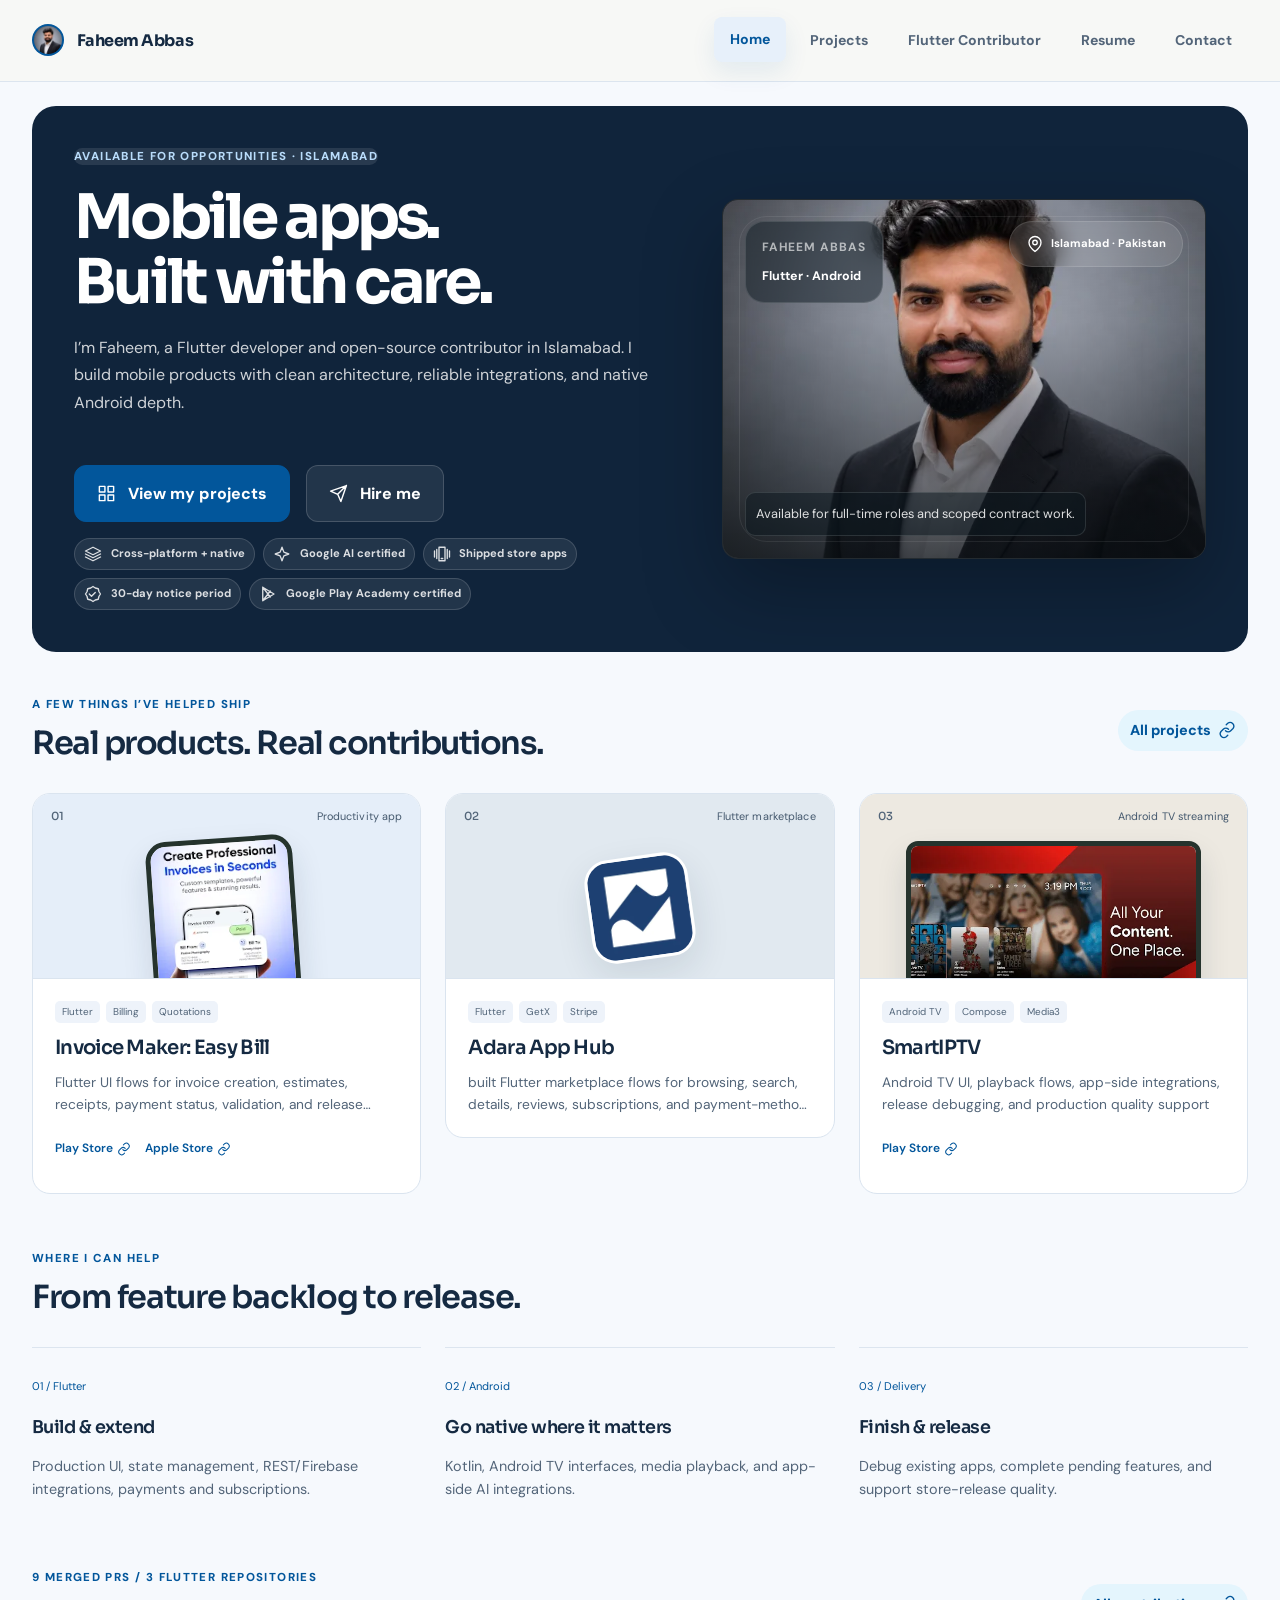
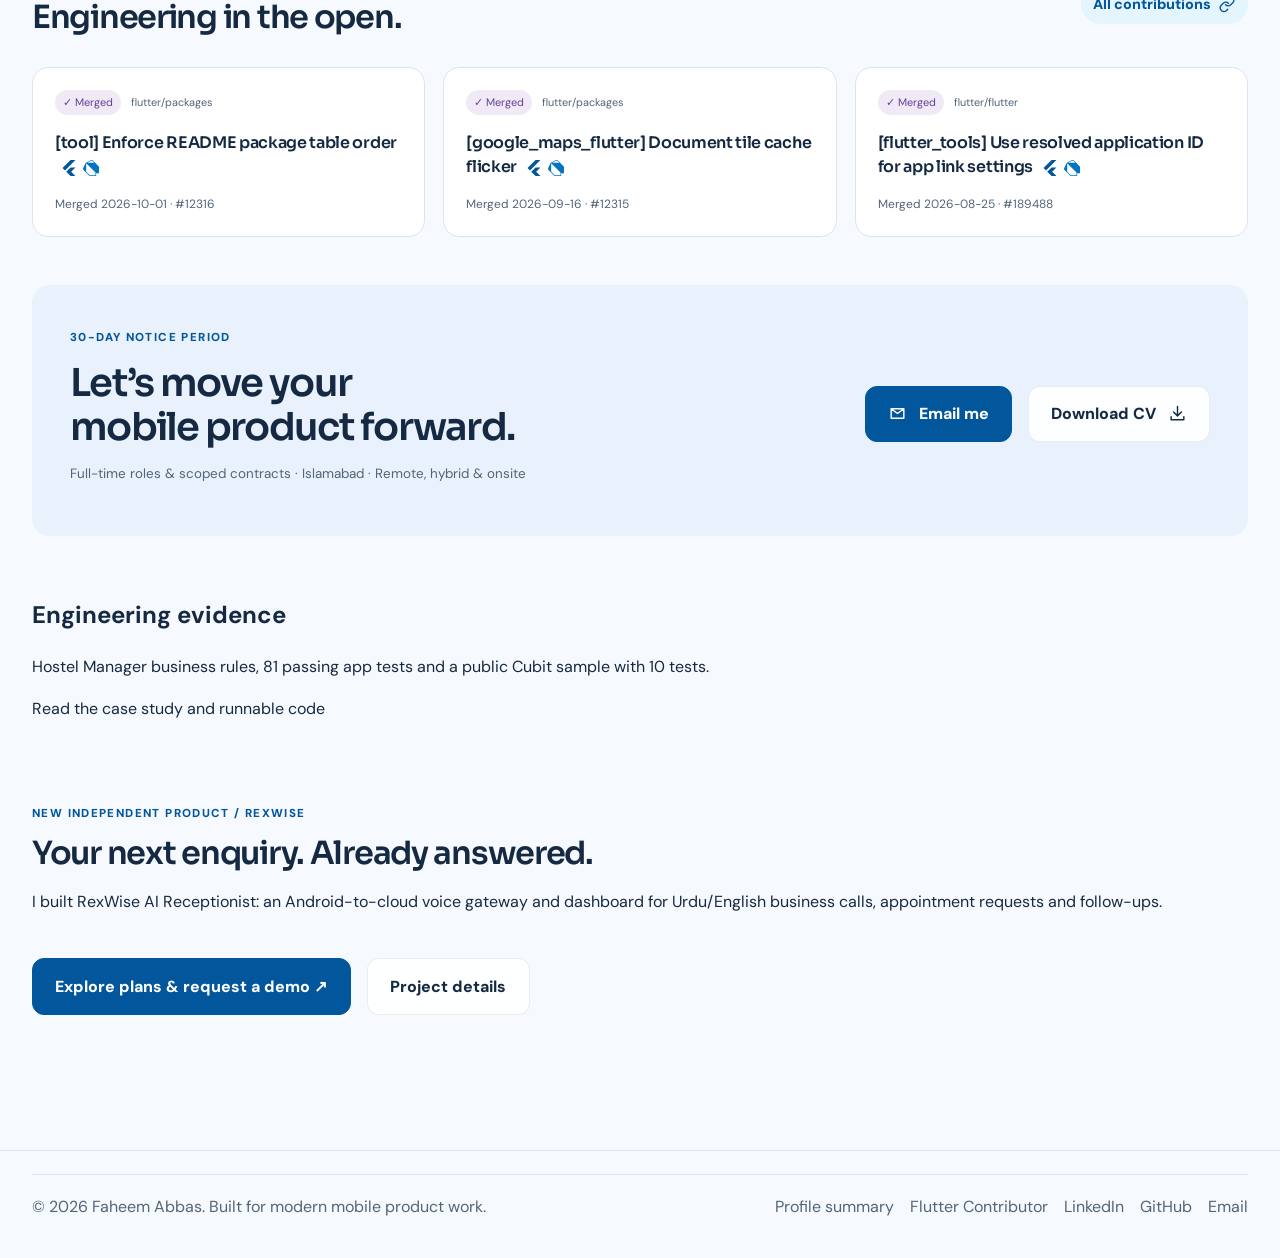
<file: index.html>
<!DOCTYPE html>
<html lang="en">
  <head>
    <meta charset="utf-8" />
    <meta name="viewport" content="width=device-width, initial-scale=1" />
    <meta name="theme-color" content="#071a2c" />
    <meta name="format-detection" content="telephone=no" />
    <meta
      name="description"
      content="Faheem Abbas is a mobile application developer in Pakistan building premium Flutter, Android, and iOS products with clean architecture, Google-certified AI workflows, Flutter contributions, and modern product delivery."
    />
    <meta name="author" content="Faheem Abbas" />
    <meta
      name="keywords"
      content="Faheem Abbas, mobile application developer Pakistan, Flutter developer Pakistan, Android developer, iOS developer, Flutter contributor, Google AI Professional Certificate, Google Play Academy Store Listing Certificate, mobile app portfolio"
    />
    <meta name="robots" content="index, follow" />
    <meta name="googlebot" content="index,follow,max-image-preview:large,max-snippet:-1,max-video-preview:-1" />
    <link rel="canonical" href="https://faheemabbas766.github.io/" />
    <link rel="me" href="https://github.com/faheemabbas766" />
    <link rel="me" href="https://linkedin.com/in/faheemabbas766" />
    <link rel="preload" fetchpriority="high" as="image" href="assets/profile-hero.webp" imagesrcset="assets/profile-hero-625.webp 625w, assets/profile-hero.webp 900w" imagesizes="(max-width: 820px) calc(100vw - 80px), (max-width: 1080px) 42vw, (max-width: 1600px) 40vw, 590px" type="image/webp" />
    <meta property="og:type" content="website" />
    <meta property="og:site_name" content="Faheem Abbas Portfolio" />
    <meta property="og:locale" content="en_US" />
    <meta property="og:title" content="Faheem Abbas | Mobile Application Developer | Flutter Contributor" />
    <meta
      property="og:description"
      content="Mobile application developer in Pakistan building premium Flutter, Android, and iOS products with Google-certified AI workflows, clean architecture, and real Flutter ecosystem contributions."
    />
    <meta property="og:url" content="https://faheemabbas766.github.io/" />
    <meta
      property="og:image"
      content="https://faheemabbas766.github.io/assets/profile-hero.jpg"
    />
    <meta property="og:image:width" content="1254" />
    <meta property="og:image:height" content="1254" />
    <meta property="og:image:alt" content="Faheem Abbas portrait" />
    <meta name="twitter:card" content="summary_large_image" />
    <meta name="twitter:title" content="Faheem Abbas | Mobile Application Developer | Flutter Contributor" />
    <meta
      name="twitter:description"
      content="Mobile application developer in Pakistan building Android and iOS products with Google-certified AI workflows, clean architecture, and Flutter ecosystem contributions."
    />
    <meta
      name="twitter:image"
      content="https://faheemabbas766.github.io/assets/profile-hero.jpg"
    />
    <title>Faheem Abbas | Mobile Application Developer in Pakistan | Flutter Contributor</title>
    <link rel="icon" type="image/x-icon" href="assets/favicon.ico" />
    <link rel="preload" href="assets/fonts/dm-sans-latin.woff2" as="font" type="font/woff2" crossorigin />
    <link rel="preload" href="assets/fonts/sora-latin.woff2" as="font" type="font/woff2" crossorigin />
    <style>
@font-face{font-family:"DM Sans";font-style:normal;font-weight:400 800;font-display:optional;src:url("assets/fonts/dm-sans-latin.woff2") format("woff2")}@font-face{font-family:Sora;font-style:normal;font-weight:500 700;font-display:optional;src:url("assets/fonts/sora-latin.woff2") format("woff2")}:root{--bg:#eef8ff;--bg-soft:#dff4ff;--surface:rgba(255, 255, 255, 0.82);--surface-strong:rgba(255, 255, 255, 0.96);--surface-dark:#071a2c;--ink:#071522;--muted:#536579;--line:rgba(2, 86, 155, 0.13);--line-strong:rgba(2, 86, 155, 0.22);--brand:#02569b;--brand-2:#13b9fd;--accent:#00c896;--accent-soft:#d9f5ff;--success:#00a884;--shadow:0 30px 90px rgba(2, 41, 74, 0.14);--shadow-soft:0 16px 38px rgba(2, 41, 74, 0.08);--radius-xl:32px;--radius-lg:24px;--radius-md:18px;--container:1520px}*,::after,::before{box-sizing:border-box}html{scroll-behavior:smooth}body{position:relative;isolation:isolate;margin:0;min-height:100vh;overflow-x:hidden;color:var(--ink);background:linear-gradient(90deg,rgba(2,86,155,.045) 1px,transparent 1px),linear-gradient(180deg,rgba(2,86,155,.045) 1px,transparent 1px),linear-gradient(135deg,rgba(19,185,253,.18),transparent 34%),linear-gradient(180deg,#f8fcff 0,#eef8ff 48%,#f8fbff 100%);background-size:34px 34px,34px 34px,auto,auto;font-family:"DM Sans",sans-serif;line-height:1.6}body::after,body::before{content:"";position:fixed;pointer-events:none;z-index:-1}body::before{inset:0;opacity:.42;background:linear-gradient(115deg,transparent 0 46%,rgba(19,185,253,.12) 46% 47%,transparent 47% 100%),linear-gradient(115deg,transparent 0 59%,rgba(0,200,150,.1) 59% 60%,transparent 60% 100%)}body::after{inset:auto 0 0 0;height:22rem;opacity:.22;background:linear-gradient(180deg,transparent,rgba(2,86,155,.12))}img{max-width:100%;display:block}a{color:inherit;text-decoration:none}button{font:inherit}::selection{color:#fff;background:rgba(29,78,216,.85)}.container{width:min(calc(100% - clamp(1rem,2.8vw,3rem)),var(--container));margin:0 auto}.site-header{position:sticky;top:0;z-index:20;backdrop-filter:blur(16px);background:rgba(248,252,255,.74);border-bottom:1px solid rgba(2,86,155,.12);box-shadow:0 8px 30px rgba(2,41,74,.05)}.nav-wrap{display:flex;align-items:center;justify-content:space-between;gap:1.25rem;padding:1rem 0}.brand{display:inline-flex;align-items:center;gap:.8rem;font-family:Sora,sans-serif;font-size:1.15rem;font-weight:700;letter-spacing:-.03em}.brand-avatar-wrap{display:inline-flex;align-items:center;justify-content:center;width:2rem;height:2rem;border-radius:50%;padding:2px;background:conic-gradient(from 140deg,#02569b,#13b9fd,#00c896,#02569b);box-shadow:0 0 0 6px rgba(19,185,253,.12);overflow:hidden}.brand-avatar{width:100%;height:100%;border-radius:50%;object-fit:cover;object-position:62% 28%}.site-nav{display:flex;align-items:center;gap:.5rem}.site-nav a{padding:.7rem 1rem;border-radius:999px;color:var(--muted);font-size:.95rem;font-weight:700;transition:color 180ms ease,background-color 180ms ease,transform 180ms ease,box-shadow 180ms ease}.site-nav a.active,.site-nav a:hover{color:var(--ink);background:rgba(255,255,255,.92);transform:translateY(-1px);box-shadow:0 10px 24px rgba(2,86,155,.09)}.menu-toggle{display:none;align-items:center;justify-content:center;width:3rem;height:3rem;border:1px solid var(--line);border-radius:999px;background:rgba(255,255,255,.75);color:var(--ink);cursor:pointer}.page-shell{padding:.5rem 0 4rem}.section{padding:3.2rem 0}.eyebrow{display:inline-flex;align-items:center;width:fit-content;justify-self:start;white-space:nowrap;gap:.7rem;padding:.5rem .9rem;border-radius:999px;background:rgba(235,248,255,.9);border:1px solid rgba(19,185,253,.18);box-shadow:var(--shadow-soft);color:var(--brand);font-size:.82rem;font-weight:800;letter-spacing:.08em;text-transform:uppercase}.eyebrow::before{content:"";width:.55rem;height:.55rem;border-radius:50%;background:linear-gradient(135deg,var(--brand),var(--brand-2))}.hero{position:relative;overflow:hidden;display:grid;grid-template-columns:minmax(0,1.02fr) minmax(0,0.98fr);gap:2.75rem;align-items:center;margin-top:1rem;padding:clamp(2rem,4vw,3rem);border-radius:42px;background:radial-gradient(circle at 12% 12%,rgba(208,165,108,.16),transparent 18%),radial-gradient(circle at 86% 14%,rgba(142,188,211,.14),transparent 23%),radial-gradient(circle at 54% 100%,rgba(83,142,121,.15),transparent 26%),linear-gradient(135deg,#0b1720 0,#122f42 44%,#1d4b4c 100%);box-shadow:0 46px 100px rgba(8,16,22,.24)}.hero::after,.hero::before{content:"";position:absolute;pointer-events:none}.hero::before{inset:auto auto -12rem -10rem;width:24rem;height:24rem;border-radius:50%;background:radial-gradient(circle,rgba(255,255,255,.08),transparent 72%)}.hero::after{inset:1.25rem;border:1px solid rgba(255,255,255,.07);border-radius:34px}.hero-copy{position:relative;z-index:1;display:grid;align-content:center;min-width:0}.hero h1,.hero h2{margin:1rem 0 1.3rem;font-family:Sora,sans-serif;font-size:clamp(2.75rem, 5.2vw, 4.85rem);line-height:.95;letter-spacing:-.07em;color:#fff;max-width:11ch}.hero p{max-width:36rem;margin:0 0 1.6rem;color:rgba(255,255,255,.8);font-size:1.07rem}.hero .eyebrow{background:rgba(255,255,255,.1);border-color:rgba(255,255,255,.12);box-shadow:none;color:#d3e5f3}.hero .eyebrow::before{background:linear-gradient(135deg,#13b9fd,#00c896)}.button-row,.hero-actions{display:flex;flex-wrap:wrap;gap:1rem;margin:1.75rem 0 1.35rem}.button,.button-secondary{display:inline-flex;align-items:center;justify-content:center;gap:.7rem;min-height:3.35rem;padding:.9rem 1.4rem;border-radius:999px;border:1px solid transparent;font-weight:800;transition:transform 180ms ease,box-shadow 180ms ease,background-color 180ms ease}.button{color:#0e1720;background:linear-gradient(135deg,#13b9fd,#54c5f8 52%,#00c896);box-shadow:0 20px 42px rgba(19,185,253,.26)}.button-secondary{color:var(--ink);background:rgba(255,255,255,.88);border-color:rgba(15,27,36,.08);box-shadow:var(--shadow-soft)}.hero .button-secondary{color:#fff;background:rgba(255,255,255,.08);border-color:rgba(255,255,255,.16);box-shadow:none}.button-secondary:hover,.button:hover{transform:translateY(-2px)}.button:hover{box-shadow:0 24px 48px rgba(19,185,253,.32)}.hero-metrics{display:flex;flex-wrap:wrap;gap:.8rem}.metric-chip{display:inline-flex;align-items:center;gap:.55rem;padding:.72rem .95rem;border-radius:999px;border:1px solid rgba(15,23,42,.08);background:var(--surface-strong);box-shadow:var(--shadow-soft);color:var(--muted);font-size:.92rem;font-weight:700}.hero .metric-chip{background:rgba(255,255,255,.08);border-color:rgba(255,255,255,.12);box-shadow:none;color:rgba(255,255,255,.84)}.hero-visual{position:relative;min-height:38rem;z-index:1;min-width:0}.hero-card{position:relative;height:100%;min-height:38rem;overflow:hidden;border-radius:34px;background:#0b1319;border:1px solid rgba(255,255,255,.1);box-shadow:0 30px 80px rgba(0,0,0,.28)}.hero-card picture{position:absolute;inset:0;display:block}.hero-card::after,.hero-card::before{content:"";position:absolute;pointer-events:none;z-index:0}.hero-card::before{inset:0;z-index:1;background:linear-gradient(180deg,rgba(9,14,18,.02) 0,rgba(9,14,18,.14) 34%,rgba(9,14,18,.76) 100%)}.hero-card::after{inset:1rem;z-index:2;border:1px solid rgba(255,255,255,.08);border-radius:28px}.hero-avatar{position:absolute;inset:0;width:100%;height:100%;margin:0;object-fit:cover;object-position:66% center;filter:saturate(104%)}.hero-overlay{position:absolute;left:1.35rem;right:1.35rem;z-index:3;display:flex;gap:.75rem}.hero-overlay--top{top:1.35rem;align-items:flex-start;justify-content:space-between}.hero-overlay--bottom{bottom:1.35rem;flex-direction:column;align-items:flex-start}.hero-badge{max-width:16rem;padding:.95rem 1rem;border-radius:1.2rem;background:rgba(12,24,32,.48);border:1px solid rgba(255,255,255,.12);backdrop-filter:blur(14px)}.hero-badge-label{display:block;margin-bottom:.3rem;color:rgba(255,255,255,.62);font-size:.75rem;font-weight:700;letter-spacing:.08em;text-transform:uppercase}.hero-badge strong{color:#fff;font-size:1rem;line-height:1.35}.hero-location{display:inline-flex;align-items:center;gap:.45rem;padding:.8rem 1rem;border-radius:999px;background:rgba(255,255,255,.1);border:1px solid rgba(255,255,255,.12);backdrop-filter:blur(14px);color:#fff;font-size:.88rem;font-weight:700}.hero-overlay--bottom p{max-width:20rem;margin:0;padding:.95rem 1rem;border-radius:1.2rem;background:rgba(12,24,32,.52);border:1px solid rgba(255,255,255,.12);color:rgba(255,255,255,.86);font-size:.94rem}.hero-platforms{display:flex;flex-wrap:wrap;gap:.65rem}.hero-platforms span{display:inline-flex;align-items:center;padding:.68rem .92rem;border-radius:999px;background:rgba(255,255,255,.1);border:1px solid rgba(255,255,255,.12);backdrop-filter:blur(12px);color:#fff;font-size:.84rem;font-weight:700}.text-link{display:inline-flex;align-items:center;gap:.45rem;padding:.55rem .75rem;border-radius:999px;background:rgba(19,185,253,.08);color:var(--brand);font-weight:800;font-size:.9rem}.text-link:hover{color:#0087c9}@keyframes screenshotLift{from{opacity:0;transform:translateY(18px) scale(.96)}to{opacity:1;transform:translateY(0) scale(1)}}@media (prefers-reduced-motion:reduce){*,::after,::before{scroll-behavior:auto!important;transition-duration:0s!important;animation-duration:0s!important;animation-iteration-count:1!important}}.footer{padding:1.4rem 0 2.4rem}.footer-inner{display:flex;justify-content:space-between;gap:1rem;align-items:center;padding-top:1.2rem;border-top:1px solid var(--line);color:var(--muted)}.footer-links{display:inline-flex;flex-wrap:wrap;gap:1rem}.reveal,.reveal-delay-1,.reveal-delay-2,.reveal-delay-3{animation:none}@media (max-width:1080px){.hero{grid-template-columns:1fr}.hero{gap:2rem;min-height:auto;padding:2rem}.hero-visual{min-height:34rem}.hero-card{min-height:34rem}}@media (max-width:820px){body{background-size:24px 24px,24px 24px,auto,auto}.brand{min-width:0;font-size:1.02rem}.brand-avatar-wrap{width:1.85rem;height:1.85rem;box-shadow:0 0 0 4px rgba(19,185,253,.12)}.menu-toggle{display:inline-flex}.site-nav{position:absolute;top:calc(100% + .7rem);left:1rem;right:1rem;flex-direction:column;align-items:stretch;padding:.8rem;border-radius:1.4rem;background:rgba(255,255,255,.94);border:1px solid var(--line);box-shadow:var(--shadow);opacity:0;pointer-events:none;transform:translateY(-10px);transition:opacity 180ms ease,transform 180ms ease}.site-nav.open{opacity:1;pointer-events:auto;transform:translateY(0)}.site-nav a{padding:.9rem 1rem}.hero h1,.hero h2{font-size:clamp(2.45rem, 10vw, 4rem)}.hero-visual{min-height:30rem}.hero-card{min-height:30rem}.hero-overlay--top{flex-direction:column;align-items:flex-start}.hero-location{align-self:flex-start}.hero-overlay--bottom p{max-width:none}.footer-inner{flex-direction:column;align-items:flex-start}}@media (max-width:560px){.container{width:min(calc(100% - 1rem),var(--container))}.page-shell{padding-top:.2rem}.section{padding:1.75rem 0}.hero{margin-top:.5rem;gap:1.35rem;padding:1.15rem;border-radius:26px}.hero::after{inset:0.75rem;border-radius:22px}.hero h1,.hero h2{margin:.8rem 0 1rem;max-width:none;font-size:clamp(2rem, 13vw, 2.7rem);line-height:.94}.hero-card{min-height:22rem;border-radius:22px}.hero p{margin-bottom:1.2rem;font-size:.98rem}.button-row,.hero-actions{margin:1.2rem 0 1rem;flex-direction:column;align-items:stretch;gap:.75rem}.hero-metrics{gap:.65rem}.metric-chip{padding:.65rem .82rem;font-size:.84rem}.eyebrow{padding:.42rem .72rem;font-size:.72rem;letter-spacing:.06em}.hero .eyebrow{white-space:normal}.button,.button-secondary{width:100%}.hero-overlay{left:.8rem;right:.8rem;gap:.55rem}.hero-overlay--top{top:.8rem}.hero-overlay--bottom{bottom:.8rem}.hero-badge,.hero-location,.hero-overlay--bottom p,.hero-platforms span{padding:.7rem .8rem}.hero-badge{max-width:12rem}.hero-badge strong,.hero-location{font-size:.82rem}.hero-platforms{gap:.45rem}.hero-platforms span{font-size:.76rem}}@media (max-width:380px){.nav-wrap{gap:.65rem;padding:.85rem 0}.brand{gap:.65rem;font-size:.9rem}.brand-avatar-wrap{width:1.7rem;height:1.7rem}.menu-toggle{width:2.75rem;height:2.75rem}.hero{padding:.95rem}.hero h1,.hero h2{font-size:clamp(1.85rem, 13.6vw, 2.15rem)}.hero p{font-size:.92rem}.hero-card{min-height:20.5rem}.button,.button-secondary{min-height:3.1rem;padding:.82rem 1rem;font-size:.95rem}.metric-chip{font-size:.78rem}}
/* Shared presentation for the career portfolio. */
:root{--bg:#f6f9fd;--ink:#152a42;--muted:#536579;--brand:#02569b;--brand-2:#0878c5;--line:#dce5ef;--surface:#fff;--container:1240px}
body{background:#f6f9fd;overflow-x:visible}body::before,body::after{display:none}
.container{width:min(calc(100% - 64px),var(--container))}.site-header{background:rgba(247,248,246,.96);box-shadow:none;border-color:var(--line)}
.nav-wrap{padding:18px 0}.brand{font-size:1rem}.brand-avatar-wrap{box-shadow:none;background:#02569b}
.site-nav a{font-size:.88rem;border-radius:8px}.site-nav a.active{background:#e7f0fa;color:#02569b}.site-nav a:hover{background:#e7f0fa;color:#02569b}
.button{background:#02569b;color:#fff;box-shadow:none;border:1px solid #02569b;border-radius:12px;min-height:46px}.button:hover{background:#03457a;transform:translateY(-2px)}
.button-secondary{border-radius:12px;box-shadow:none;min-height:46px}.eyebrow{background:transparent;padding:0;color:#02569b;font-size:.72rem;letter-spacing:.12em;border:0;box-shadow:none}.eyebrow::before{display:none}
.section{padding:40px 0}
.page-shell{padding-top:0}.footer{margin-top:50px;background:transparent;border-top:1px solid var(--line)}
a:focus-visible,button:focus-visible,summary:focus-visible{outline:3px solid #02569b;outline-offset:5px}.skip-link{position:fixed;left:16px;top:-80px;z-index:100;padding:12px 20px;background:#152a42;color:white;border-radius:8px}.skip-link:focus{top:12px}
/* Compact catalog: the work itself starts in the first viewport. */#work-count{font-size:.78rem;color:var(--muted);white-space:nowrap}
.work-grid{display:grid;grid-template-columns:repeat(3,minmax(0,1fr));gap:24px;align-items:start}.work-card{min-width:0;border:1px solid #dae4ef;background:white;border-radius:18px;overflow:hidden;transition:box-shadow .2s,border-color .2s}.work-card:hover{border-color:#abc6e1;box-shadow:0 12px 30px #152a420a}.work-card[hidden]{display:none}
.work-stage{height:225px;position:relative;overflow:hidden;display:flex;justify-content:center;align-items:flex-start;padding-top:44px;background:#e5eef9;border-bottom:1px solid #dae4ef}.stage-1{background:#e1e9f0}.stage-2{background:#ede9e1}.work-number{position:absolute;left:18px;top:14px;font-family:Sora,sans-serif;font-size:.7rem;color:#526579}.work-platform{position:absolute;right:18px;top:14px;font-size:.68rem;color:#45596e;letter-spacing:.01em}
.work-screen{height:255px;width:auto;max-width:76%;object-fit:cover;object-position:top;border:5px solid #25332d;border-radius:20px;background:#fff;box-shadow:0 15px 30px #152a4222;transform:rotate(-4deg);transition:transform .25s}.work-card:hover .work-screen{transform:rotate(0)}.stage-2 .work-screen{width:85%;height:180px;object-fit:cover;border-radius:12px;transform:rotate(0);margin-top:3px}.work-symbol{width:104px;height:104px;margin-top:18px;padding:3px;background:white;border-radius:24px;box-shadow:0 14px 36px #152a421c;transform:rotate(-8deg)}.work-symbol img{width:100%;height:100%;object-fit:cover;border-radius:21px}
.work-body{padding:22px}.work-tags{display:flex;flex-wrap:wrap;gap:6px;font-size:.62rem;color:#526579}.work-tags span{padding:3px 7px;border-radius:5px;background:#eef3fa}.work-body h2,.work-body h3{font:600 1.23rem/1.25 Sora,sans-serif;letter-spacing:-.035em;margin:13px 0 10px}.work-role{font-size:.86rem;line-height:1.6;color:var(--muted);margin:0;display:-webkit-box;-webkit-line-clamp:3;-webkit-box-orient:vertical;overflow:hidden}.work-actions{display:flex;flex-wrap:wrap;gap:14px;margin-top:12px}.work-actions a{color:#02569b;font-size:.75rem;font-weight:600;min-height:44px;display:inline-flex;align-items:center;gap:4px}
.work-end{display:flex;justify-content:space-between;align-items:center;gap:30px;padding:38px;background:#e8f1fc;border-radius:18px;margin-top:48px}.work-end h2{font:600 clamp(1.5rem,3vw,2.5rem)/1.15 Sora;letter-spacing:-.045em;margin:12px 0}.work-end p{font-size:.84rem;color:var(--muted)}
/* Home balances an immediate offer with a portrait and product proof. */
body[data-page=home] .hero{margin-top:24px;grid-template-columns:1.12fr .88fr;gap:32px;padding:42px;min-height:0;background:#10243b;border-radius:24px;box-shadow:none}body[data-page=home] .hero::before,body[data-page=home] .hero::after{display:none}body[data-page=home] .hero h1{font-size:clamp(2.5rem,4.8vw,4.4rem);line-height:1.05;max-width:14ch;margin:20px 0;letter-spacing:-.06em}body[data-page=home] .hero p{font-size:1rem;line-height:1.7}body[data-page=home] .hero .eyebrow{color:#b9dcfb;line-height:1.5}body[data-page=home] .hero-visual,body[data-page=home] .hero-card{min-height:360px;height:360px}body[data-page=home] .hero-card{border-radius:16px}body[data-page=home] .hero-metrics{gap:8px}body[data-page=home] .metric-chip{font-size:.7rem;padding:6px 9px;border-color:#ffffff25}body[data-page=home] .hero-platforms{display:none}body[data-page=home] .hero-overlay--bottom p{font-size:.8rem;max-width:100%;padding:10px;border-radius:10px}body[data-page=home] .hero-badge strong{font-size:.78rem}body[data-page=home] .hero-location{font-size:.7rem;white-space:nowrap}body[data-page=home] .hero-actions{margin:24px 0 16px}.home-work{padding:38px 0 12px}.home-work-head{display:flex;justify-content:space-between;align-items:center;gap:16px;margin-bottom:22px}.home-work h2{font:600 clamp(1.4rem,3vw,2rem) Sora;letter-spacing:-.045em;margin:8px 0}.home-work .work-stage{height:185px}.home-work .work-role{-webkit-line-clamp:2}
.pr-grid{display:grid;grid-template-columns:repeat(3,minmax(0,1fr));gap:18px}.pr-card{border:1px solid var(--line);border-radius:16px;padding:22px;background:white}.pr-meta{display:flex;flex-wrap:wrap;align-items:center;gap:10px;font-size:.68rem;color:var(--muted)}.merged-badge{color:#654197;background:#f0eaf6;padding:4px 8px;border-radius:100px}.pr-card h3{font:600 1rem/1.5 Sora;margin:16px 0;letter-spacing:-.02em}.pr-card p{font-size:.75rem;color:var(--muted);margin:0}.pr-card a:hover{text-decoration:underline}
@media(min-width:821px){.site-nav{display:flex!important}.menu-toggle{display:none!important}}
@media(max-width:1080px){.work-grid,.pr-grid{grid-template-columns:repeat(2,minmax(0,1fr))}body[data-page=home] .hero{grid-template-columns:1.1fr .9fr;padding:28px}body[data-page=home] .hero-visual,body[data-page=home] .hero-card{min-height:340px;height:340px}.hero-overlay--top{flex-direction:column;align-items:flex-start}.work-end{flex-direction:column;align-items:flex-start}}
@media(max-width:820px){.container{width:calc(100% - 36px)}.nav-wrap{padding:14px 0}.site-nav.open{background:#fff;border:1px solid var(--line);box-shadow:0 12px 30px #152a4215}.menu-toggle{background:#edf3fb;border:1px solid var(--line);border-radius:10px;min-height:44px;min-width:44px}body[data-page=home] .hero{grid-template-columns:1fr;gap:24px;padding:26px;margin-top:16px}body[data-page=home] .hero h1{font-size:clamp(2.5rem,8vw,3.8rem)}body[data-page=home] .hero-visual,body[data-page=home] .hero-card{height:320px;min-height:320px}.hero-overlay--top{flex-direction:row}.work-grid{gap:18px}.work-stage{height:205px}.work-body{padding:18px}.home-work-head{align-items:flex-start}.section{padding:28px 0}}
@media(max-width:560px){.work-grid,.pr-grid{grid-template-columns:1fr}#work-count{font-size:.65rem}.work-stage{height:200px}.work-end{padding:24px;margin-top:32px}.work-end .button-row{width:100%}.home-work-head{flex-direction:column;gap:8px}.home-work .work-stage{height:205px}body[data-page=home] .hero{padding:22px}.hero-actions{flex-direction:row!important}.hero-actions a{font-size:.8rem;padding:10px 14px}body[data-page=home] .hero-metrics .metric-chip:nth-child(n+4){display:none}body[data-page=home] .hero-visual,body[data-page=home] .hero-card{min-height:285px;height:285px}.hero-overlay--top{flex-direction:column}.footer-inner{gap:14px}.footer-links{flex-wrap:wrap}.work-platform{max-width:70%;text-align:right}}
@media(prefers-reduced-motion:reduce){html{scroll-behavior:auto}*,*::before,*::after{transition:none!important;animation:none!important}}.pr-section,.services-section{padding-top:38px}.pr-section h2,.services-section h2{font:600 clamp(1.5rem,3vw,2rem) Sora;letter-spacing:-.04em;margin:8px 0}.service-grid{display:grid;grid-template-columns:repeat(3,minmax(0,1fr));gap:24px}.service-grid article{padding:24px 0;border-top:1px solid var(--line)}.service-grid article>span{font-size:.7rem;color:#02569b}.service-grid h3{font:600 1.1rem Sora;letter-spacing:-.03em}.service-grid p{font-size:.9rem;color:var(--muted);margin-bottom:0}
@media(max-width:820px){.service-grid{grid-template-columns:1fr;gap:0}.pr-section,.services-section{padding-top:28px}}

.ui-icon{display:inline-block;width:18px;height:18px;flex-shrink:0;vertical-align:middle}.button .ui-icon,.button-secondary .ui-icon{width:19px;height:19px}.work-actions .ui-icon,.pr-card .ui-icon{width:14px;height:14px}.pr-card h3 a{display:inline}

.framework-icon{display:inline-block;width:18px;height:18px;object-fit:contain;vertical-align:middle;margin-left:5px}

.framework-icons{display:inline-flex;align-items:center;gap:6px;margin-left:6px;vertical-align:middle;white-space:nowrap}.framework-icons .framework-icon{margin-left:0;width:16px;height:16px}

    </style>
    <script type="application/ld+json">{"@context": "https://schema.org", "@type": "Person", "@id": "https://faheemabbas766.github.io/#faheem-abbas", "name": "Faheem Abbas", "url": "https://faheemabbas766.github.io/", "jobTitle": "Flutter Developer and Mobile Software Engineer", "description": "Flutter developer and mobile software engineer in Islamabad, Pakistan, available for full-time roles and scoped contracts.", "email": "mailto:faheemabbas766@gmail.com", "image": "https://faheemabbas766.github.io/assets/profile-hero.jpg", "homeLocation": {"@type": "Place", "name": "Islamabad, Pakistan"}, "sameAs": ["https://github.com/faheemabbas766", "https://www.linkedin.com/in/faheemabbas766/"], "knowsAbout": ["Flutter", "Dart", "Kotlin", "Android TV", "Firebase", "REST APIs", "Clean architecture", "MVVM", "BLoC", "Provider", "GetX", "Media3", "OpenAI API integrations", "Mobile release support"], "alumniOf": {"@type": "CollegeOrUniversity", "name": "PMAS Arid University"}}</script>
    <script type="application/ld+json">{"@context": "https://schema.org", "@type": "WebSite", "name": "Faheem Abbas Portfolio", "url": "https://faheemabbas766.github.io/", "description": "Portfolio of Faheem Abbas, a Flutter developer in Pakistan building Android and iOS mobile products."}</script>
  <link rel="alternate" type="text/markdown" href="https://faheemabbas766.github.io/profile.md" title="Public professional profile" />
<link rel="alternate" type="application/json" href="https://faheemabbas766.github.io/profile.json" title="Structured public profile" />
<script type="application/ld+json">{"@context": "https://schema.org", "@type": "ProfilePage", "@id": "https://faheemabbas766.github.io/#profile", "url": "https://faheemabbas766.github.io/", "dateModified": "2026-10-06", "mainEntity": {"@id": "https://faheemabbas766.github.io/#faheem-abbas"}}</script></head>
  <body data-page="home">
    <a class="skip-link" href="#main-content">Skip to content</a>
    <header class="site-header">
      <div class="container nav-wrap">
        <a class="brand" href="index.html">
          <span class="brand-avatar-wrap">
            <img class="brand-avatar" src="assets/profile-avatar-64.webp" srcset="assets/profile-avatar-64.webp 1x, assets/profile-avatar.webp 2x" alt="" width="32" height="32" decoding="async" />
          </span>
          Faheem Abbas
        </a>
        <button class="menu-toggle" type="button" aria-label="Toggle navigation" aria-expanded="false" aria-controls="primary-nav">
          <svg class="ui-icon" viewBox="0 0 24 24" fill="none" stroke="currentColor" stroke-width="1.8" stroke-linecap="round" stroke-linejoin="round" aria-hidden="true" focusable="false"><path d="M4 6h16 M4 12h16 M4 18h16" /></svg>
        </button>
        <nav id="primary-nav" class="site-nav" aria-label="Primary navigation">
          <a href="index.html">Home</a>
          <a href="projects.html">Projects</a>
          <a href="flutter-contributors-pakistan.html">Flutter Contributor</a>
          <a href="resume.html">Resume</a>
          <a href="contact.html">Contact</a>
        </nav>
      </div>
    </header>

    <main id="main-content" class="page-shell"><section class="container hero">
        <div class="hero-copy">
          <div class="eyebrow reveal">Available for opportunities · Islamabad</div>
          <h1 class="reveal reveal-delay-1">Mobile apps.<br>Built with care.</h1>
          <p class="reveal reveal-delay-2">I’m Faheem, a Flutter developer and open-source contributor in Islamabad. I build mobile products with clean architecture, reliable integrations, and native Android depth.</p>
          <div class="hero-actions reveal reveal-delay-2">
            <a class="button" href="projects.html">
              <svg class="ui-icon" viewBox="0 0 24 24" fill="none" stroke="currentColor" stroke-width="1.8" stroke-linecap="round" stroke-linejoin="round" aria-hidden="true" focusable="false"><path d="M3 3h7v7H3z M14 3h7v7h-7z M3 14h7v7H3z M14 14h7v7h-7z" /></svg>
              View my projects
            </a>
            <a class="button-secondary" href="contact.html">
              <svg class="ui-icon" viewBox="0 0 24 24" fill="none" stroke="currentColor" stroke-width="1.8" stroke-linecap="round" stroke-linejoin="round" aria-hidden="true" focusable="false"><path d="m22 2-7 20-4-9-9-4Z M22 2 11 13" /></svg>
              Hire me
            </a>
          </div>
          <div class="hero-metrics reveal reveal-delay-3">
            <span class="metric-chip">
              <svg class="ui-icon" viewBox="0 0 24 24" fill="none" stroke="currentColor" stroke-width="1.8" stroke-linecap="round" stroke-linejoin="round" aria-hidden="true" focusable="false"><path d="m12 3 10 5-10 5L2 8Z M2 12l10 5 10-5 M2 16l10 5 10-5" /></svg>
              Cross-platform + native
            </span>
            <span class="metric-chip">
              <svg class="ui-icon" viewBox="0 0 24 24" fill="none" stroke="currentColor" stroke-width="1.8" stroke-linecap="round" stroke-linejoin="round" aria-hidden="true" focusable="false"><path d="m12 3 2.5 6.5L21 12l-6.5 2.5L12 21l-2.5-6.5L3 12l6.5-2.5Z" /></svg>
              Google AI certified
            </span>
            <span class="metric-chip">
              <svg class="ui-icon" viewBox="0 0 24 24" fill="none" stroke="currentColor" stroke-width="1.8" stroke-linecap="round" stroke-linejoin="round" aria-hidden="true" focusable="false"><path d="M8 3h8v18H8z M2 8v8 M5 6v12 M19 6v12 M22 8v8 M11 18h2" /></svg>
              Shipped store apps
            </span>
            <span class="metric-chip">
              <svg class="ui-icon" viewBox="0 0 24 24" fill="none" stroke="currentColor" stroke-width="1.8" stroke-linecap="round" stroke-linejoin="round" aria-hidden="true" focusable="false"><path d="m12 2 3 2 4 1 1 4 2 3-2 3-1 4-4 1-3 2-3-2-4-1-1-4-2-3 2-3 1-4 4-1Z m-5 10 3 3 5-5" /></svg>
              30-day notice period
            </span>
            <span class="metric-chip">
              <svg class="ui-icon" viewBox="0 0 24 24" fill="none" stroke="currentColor" stroke-width="1.8" stroke-linecap="round" stroke-linejoin="round" aria-hidden="true" focusable="false"><path d="m5 3 15 9-15 9Z M5 3l10 13 M5 21l10-13" /></svg>
              Google Play Academy certified
            </span>
          </div>
        </div>

        <div class="hero-visual reveal reveal-delay-2">
          <div class="hero-card">
            <picture>
              <img class="hero-avatar" src="assets/profile-hero.webp" srcset="assets/profile-hero-625.webp 625w, assets/profile-hero.webp 900w" sizes="(max-width: 820px) calc(100vw - 80px), (max-width: 1080px) 42vw, (max-width: 1600px) 40vw, 590px" alt="Faheem Abbas portrait" width="900" height="900" loading="eager" decoding="async" fetchpriority="high">
            </picture>
            <div class="hero-overlay hero-overlay--top">
              <div class="hero-badge">
                <span class="hero-badge-label">Faheem Abbas</span>
                <strong>Flutter · Android</strong>
              </div>
              <span class="hero-location">
                <svg class="ui-icon" viewBox="0 0 24 24" fill="none" stroke="currentColor" stroke-width="1.8" stroke-linecap="round" stroke-linejoin="round" aria-hidden="true" focusable="false"><path d="M20 10c0 6-8 12-8 12S4 16 4 10a8 8 0 1 1 16 0Z M15 10a3 3 0 1 1-6 0 3 3 0 0 1 6 0" /></svg>
                Islamabad · Pakistan
              </span>
            </div>
            <div class="hero-overlay hero-overlay--bottom">
              <p>Available for full-time roles and scoped contract work.</p>
              <div class="hero-platforms">
                <span>Clean architecture</span>
                <span>Google-certified AI workflow</span>
                <span>Product polish</span>
              </div>
            </div>
          </div>
        </div>
      </section>

      <section class="container home-work"><div class="home-work-head"><div><div class="eyebrow">A few things I’ve helped ship</div><h2>Real products. Real contributions.</h2></div><a class="text-link" href="projects.html">All projects <svg class="ui-icon" viewBox="0 0 24 24" fill="none" stroke="currentColor" stroke-width="1.8" stroke-linecap="round" stroke-linejoin="round" aria-hidden="true" focusable="false"><path d="M10 13a5 5 0 0 0 7 0l3-3a5 5 0 0 0-7-7l-2 2 M14 11a5 5 0 0 0-7 0l-3 3a5 5 0 0 0 7 7l2-2" /></svg></a></div><div class="work-grid"><article class="work-card" id="invoice-maker-easy-bill" data-category="flutter"><div class="work-stage stage-0"><span class="work-number">01</span><span class="work-platform">Productivity app</span><img class="work-screen" src="assets/store/invoice-maker-shot-1.webp" alt="Invoice Maker: Easy Bill app preview" width="360" height="640" loading="lazy" decoding="async"></div><div class="work-body"><div class="work-tags"><span>Flutter</span><span>Billing</span><span>Quotations</span></div><h3>Invoice Maker: Easy Bill</h3><p class="work-role">Flutter UI flows for invoice creation, estimates, receipts, payment status, validation, and release polish</p><div class="work-actions"><a href="https://play.google.com/store/apps/details?hl=en_US&amp;id=com.invoice.bill.ai" target="_blank" rel="noopener noreferrer">Play Store <svg class="ui-icon" viewBox="0 0 24 24" fill="none" stroke="currentColor" stroke-width="1.8" stroke-linecap="round" stroke-linejoin="round" aria-hidden="true" focusable="false"><path d="M10 13a5 5 0 0 0 7 0l3-3a5 5 0 0 0-7-7l-2 2 M14 11a5 5 0 0 0-7 0l-3 3a5 5 0 0 0 7 7l2-2" /></svg></a><a href="https://apps.apple.com/us/app/invoice-maker-easy-bill/id6742652909" target="_blank" rel="noopener noreferrer">Apple Store <svg class="ui-icon" viewBox="0 0 24 24" fill="none" stroke="currentColor" stroke-width="1.8" stroke-linecap="round" stroke-linejoin="round" aria-hidden="true" focusable="false"><path d="M10 13a5 5 0 0 0 7 0l3-3a5 5 0 0 0-7-7l-2 2 M14 11a5 5 0 0 0-7 0l-3 3a5 5 0 0 0 7 7l2-2" /></svg></a></div></div></article><article class="work-card" id="adara-app-hub" data-category="flutter"><div class="work-stage stage-1"><span class="work-number">02</span><span class="work-platform">Flutter marketplace</span><div class="work-symbol"><img src="assets/projects/adara-app-hub.webp" alt="" width="100" height="100"></div></div><div class="work-body"><div class="work-tags"><span>Flutter</span><span>GetX</span><span>Stripe</span></div><h3>Adara App Hub</h3><p class="work-role">built Flutter marketplace flows for browsing, search, details, reviews, subscriptions, and payment-method screens</p></div></article><article class="work-card" id="smartiptv" data-category="android"><div class="work-stage stage-2"><span class="work-number">03</span><span class="work-platform">Android TV streaming</span><img class="work-screen" src="assets/store/smartiptv-shot-1.webp" alt="SmartIPTV app preview" width="360" height="640" loading="lazy" decoding="async"></div><div class="work-body"><div class="work-tags"><span>Android TV</span><span>Compose</span><span>Media3</span></div><h3>SmartIPTV</h3><p class="work-role">Android TV UI, playback flows, app-side integrations, release debugging, and production quality support</p><div class="work-actions"><a href="https://play.google.com/store/apps/details?id=com.invotyx.tv.smartiptv" target="_blank" rel="noopener noreferrer">Play Store <svg class="ui-icon" viewBox="0 0 24 24" fill="none" stroke="currentColor" stroke-width="1.8" stroke-linecap="round" stroke-linejoin="round" aria-hidden="true" focusable="false"><path d="M10 13a5 5 0 0 0 7 0l3-3a5 5 0 0 0-7-7l-2 2 M14 11a5 5 0 0 0-7 0l-3 3a5 5 0 0 0 7 7l2-2" /></svg></a></div></div></article></div></section>
<section class="container services-section"><div class="home-work-head"><div><div class="eyebrow">Where I can help</div><h2>From feature backlog to release.</h2></div></div><div class="service-grid"><article><span>01 / Flutter</span><h3>Build & extend</h3><p>Production UI, state management, REST/Firebase integrations, payments and subscriptions.</p></article><article><span>02 / Android</span><h3>Go native where it matters</h3><p>Kotlin, Android TV interfaces, media playback, and app-side AI integrations.</p></article><article><span>03 / Delivery</span><h3>Finish & release</h3><p>Debug existing apps, complete pending features, and support store-release quality.</p></article></div></section><section class="container pr-section"><div class="home-work-head"><div><div class="eyebrow">9 merged PRs / 3 Flutter repositories</div><h2>Engineering in the open.</h2></div><a class="text-link" href="flutter-contributors-pakistan.html">All contributions <svg class="ui-icon" viewBox="0 0 24 24" fill="none" stroke="currentColor" stroke-width="1.8" stroke-linecap="round" stroke-linejoin="round" aria-hidden="true" focusable="false"><path d="M10 13a5 5 0 0 0 7 0l3-3a5 5 0 0 0-7-7l-2 2 M14 11a5 5 0 0 0-7 0l-3 3a5 5 0 0 0 7 7l2-2" /></svg></a></div><div class="pr-grid"><article class="pr-card"><div class="pr-meta"><span class="merged-badge">✓ Merged</span><span>flutter/packages</span></div><h3><a href="https://github.com/flutter/packages/pull/12316" target="_blank" rel="noopener noreferrer">[tool] Enforce README package table order <span class="framework-icons" aria-hidden="true"><img class="framework-icon" src="assets/flutter-mark.svg" alt="" width="18" height="18" /><img class="framework-icon" src="assets/dart-mark.svg" alt="" width="18" height="18" /></span></a></h3><p>Merged <time datetime="2026-10-01">2026-10-01</time> · #12316</p></article><article class="pr-card"><div class="pr-meta"><span class="merged-badge">✓ Merged</span><span>flutter/packages</span></div><h3><a href="https://github.com/flutter/packages/pull/12315" target="_blank" rel="noopener noreferrer">[google_maps_flutter] Document tile cache flicker <span class="framework-icons" aria-hidden="true"><img class="framework-icon" src="assets/flutter-mark.svg" alt="" width="18" height="18" /><img class="framework-icon" src="assets/dart-mark.svg" alt="" width="18" height="18" /></span></a></h3><p>Merged <time datetime="2026-09-16">2026-09-16</time> · #12315</p></article><article class="pr-card"><div class="pr-meta"><span class="merged-badge">✓ Merged</span><span>flutter/flutter</span></div><h3><a href="https://github.com/flutter/flutter/pull/189488" target="_blank" rel="noopener noreferrer">[flutter_tools] Use resolved application ID for app link settings <span class="framework-icons" aria-hidden="true"><img class="framework-icon" src="assets/flutter-mark.svg" alt="" width="18" height="18" /><img class="framework-icon" src="assets/dart-mark.svg" alt="" width="18" height="18" /></span></a></h3><p>Merged <time datetime="2026-08-25">2026-08-25</time> · #189488</p></article></div></section><section class="container work-end"><div><div class="eyebrow">30-day notice period</div><h2>Let’s move your<br>mobile product forward.</h2><p>Full-time roles & scoped contracts · Islamabad · Remote, hybrid & onsite</p></div><div class="button-row"><a class="button" href="mailto:faheemabbas766@gmail.com"><svg class="ui-icon" viewBox="0 0 24 24" fill="none" stroke="currentColor" stroke-width="1.8" stroke-linecap="round" stroke-linejoin="round" aria-hidden="true" focusable="false"><path d="M4 6h16v12H4z M4 6l8 6 8-6" /></svg> Email me</a><a class="button-secondary" href="assets/Faheem_Abbas_Flutter_Developer_CV.pdf" download>Download CV <svg class="ui-icon" viewBox="0 0 24 24" fill="none" stroke="currentColor" stroke-width="1.8" stroke-linecap="round" stroke-linejoin="round" aria-hidden="true" focusable="false"><path d="M12 3v12 m-5-5 5 5 5-5 M4 16v4h16v-4" /></svg></a></div></section><section class="container section"><h2>Engineering evidence</h2><p>Hostel Manager business rules, 81 passing app tests and a public Cubit sample with 10 tests.</p><a href="engineering.html">Read the case study and runnable code</a></section><section class="container services-section" aria-labelledby="voice-product-title"><div class="home-work-head"><div><div class="eyebrow">New independent product / RexWise</div><h2 id="voice-product-title">Your next enquiry. Already answered.</h2><p>I built RexWise AI Receptionist: an Android-to-cloud voice gateway and dashboard for Urdu/English business calls, appointment requests and follow-ups.</p></div></div><div class="button-row"><a class="button" href="https://rexwise.com/ai-receptionist/">Explore plans &amp; request a demo ↗</a><a class="button-secondary" href="projects.html#rexwise-ai-receptionist">Project details</a></div></section></main>

    <footer class="footer">
      <div class="container footer-inner">
        <div>© 2026 Faheem Abbas. Built for modern mobile product work.</div>
        <div class="footer-links"><a href="profile.html">Profile summary</a>
          <a href="flutter-contributors-pakistan.html">Flutter Contributor</a>
          <a href="https://linkedin.com/in/faheemabbas766" target="_blank" rel="noreferrer">LinkedIn</a>
          <a href="https://github.com/faheemabbas766" target="_blank" rel="noreferrer">GitHub</a>
          <a href="mailto:faheemabbas766@gmail.com">Email</a>
        </div>
      </div>
    </footer>

    <script src="js/site.js?v=20261006-4" defer></script>
  </body>
</html>
</file>
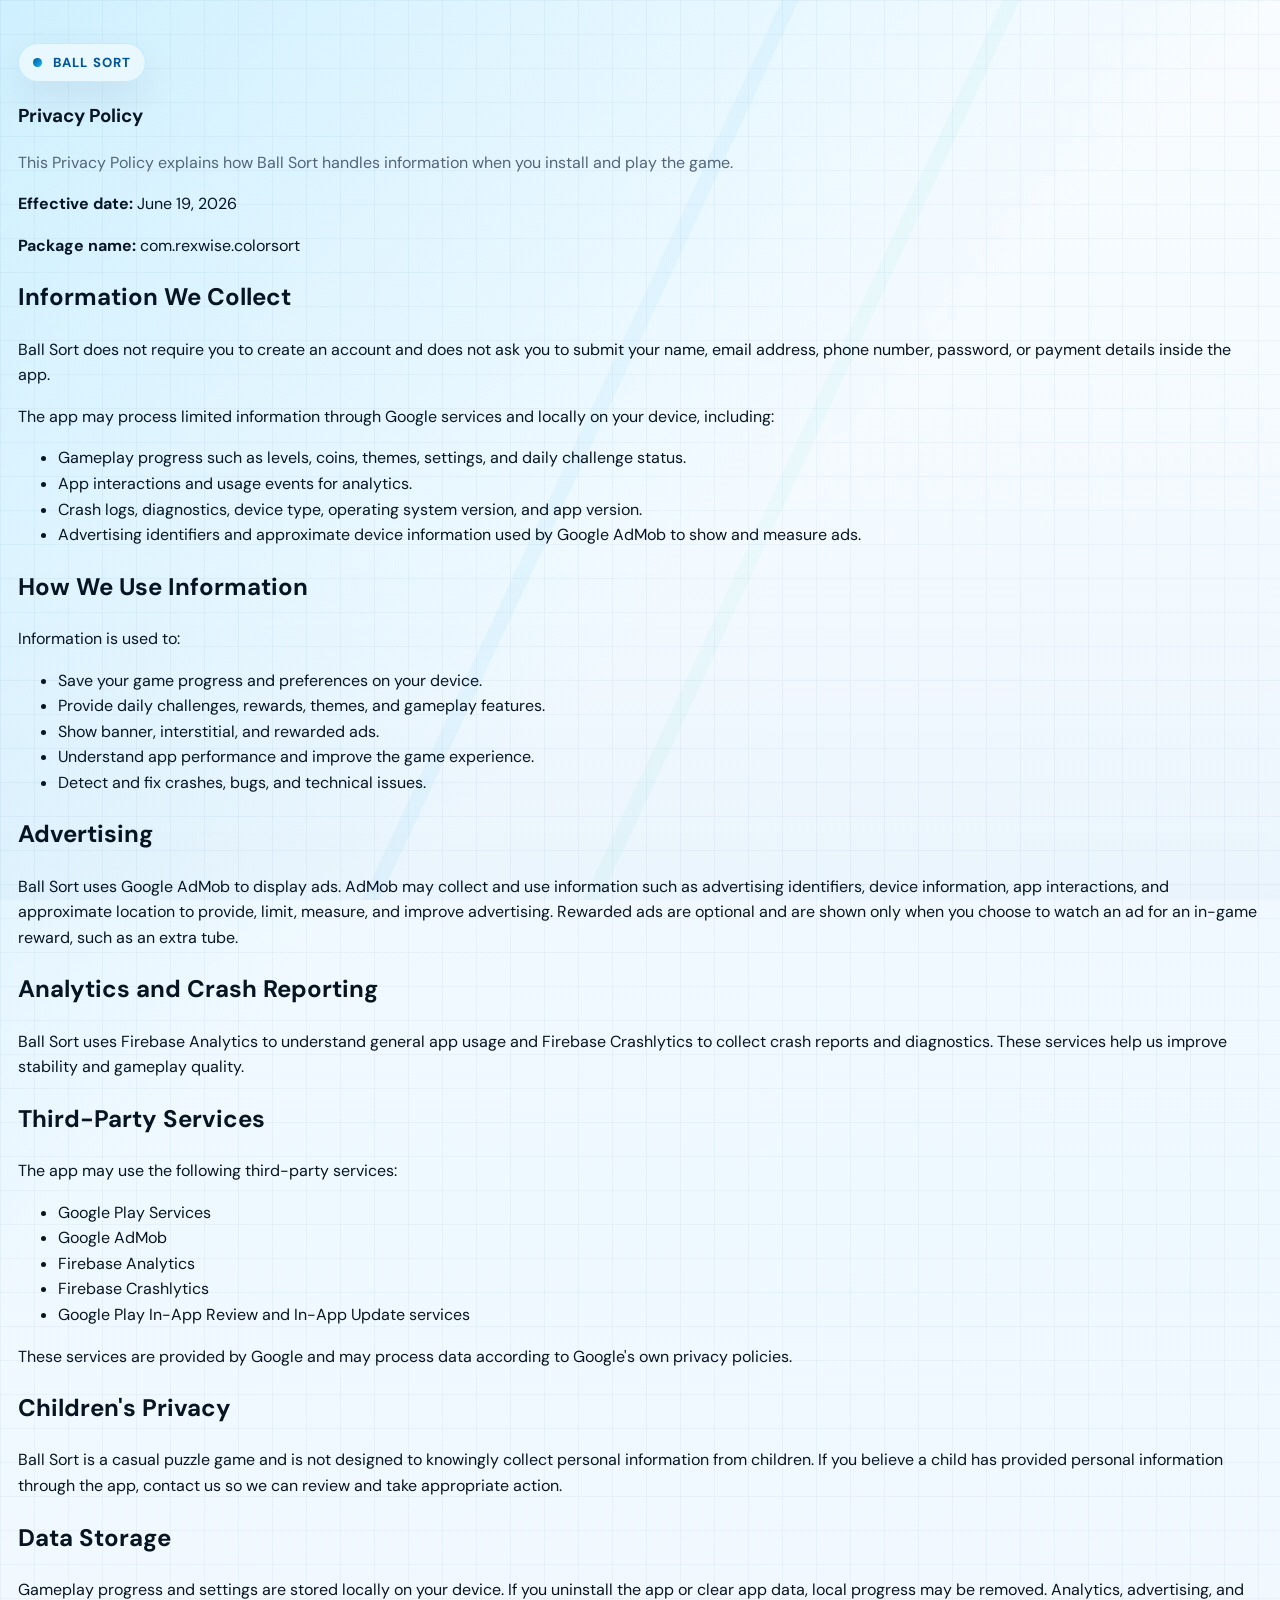
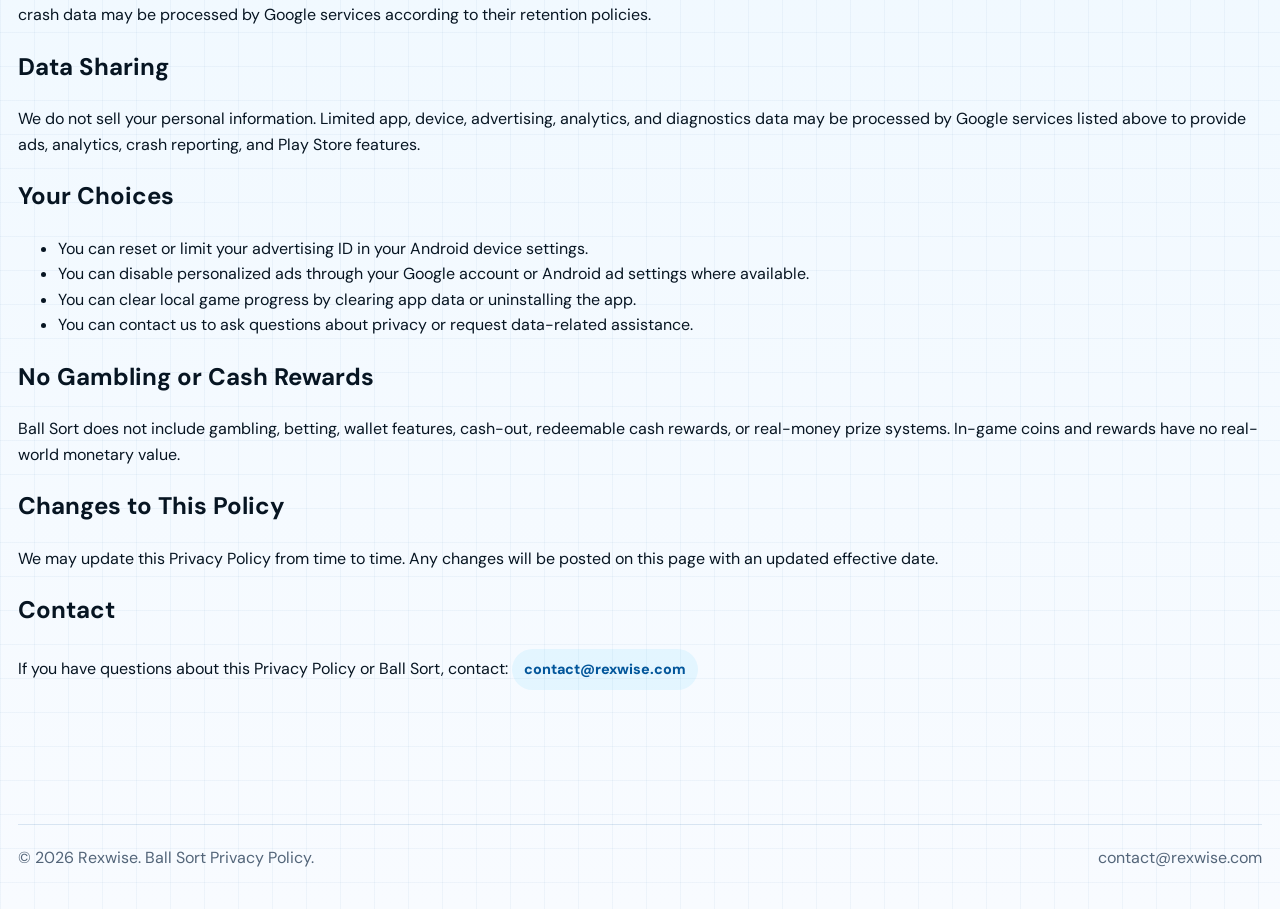
<file: ball-sort-privacy-policy.html>
<!DOCTYPE html>
<html lang="en">
  <head>
    <meta charset="utf-8" />
    <meta name="viewport" content="width=device-width, initial-scale=1" />
    <meta name="theme-color" content="#071a2c" />
    <meta
      name="description"
      content="Privacy Policy for Ball Sort, a color sorting puzzle game published under package com.rexwise.colorsort."
    />
    <meta name="author" content="Rexwise" />
    <meta name="robots" content="index, follow" />
    <link
      rel="canonical"
      href="https://faheemabbas766.github.io/ball-sort-privacy-policy.html"
    />
    <meta property="og:type" content="article" />
    <meta property="og:site_name" content="Ball Sort" />
    <meta property="og:title" content="Ball Sort Privacy Policy" />
    <meta
      property="og:description"
      content="Privacy Policy for the Ball Sort mobile game."
    />
    <meta
      property="og:url"
      content="https://faheemabbas766.github.io/ball-sort-privacy-policy.html"
    />
    <title>Privacy Policy | Ball Sort</title>
    <link rel="icon" type="image/x-icon" href="assets/favicon.ico" />
    <link rel="preload" href="assets/fonts/dm-sans-latin.woff2" as="font" type="font/woff2" crossorigin />
    <link rel="preload" href="assets/fonts/sora-latin.woff2" as="font" type="font/woff2" crossorigin />
    <link
      href="https://cdn.jsdelivr.net/npm/bootstrap-icons@1.11.3/font/bootstrap-icons.css"
      rel="stylesheet"
    />
    <link href="css/styles.css" rel="stylesheet" />
  </head>
  <body data-page="privacy">
    <main class="page-shell">
      <section class="container section-compact">
        <article class="policy-shell">
          <div class="eyebrow">Ball Sort</div>
          <h1>Privacy Policy</h1>
          <p class="lead">
            This Privacy Policy explains how Ball Sort handles information when you
            install and play the game.
          </p>
          <p><strong>Effective date:</strong> June 19, 2026</p>
          <p><strong>Package name:</strong> com.rexwise.colorsort</p>

          <h2>Information We Collect</h2>
          <p>
            Ball Sort does not require you to create an account and does not ask
            you to submit your name, email address, phone number, password, or
            payment details inside the app.
          </p>
          <p>
            The app may process limited information through Google services and
            locally on your device, including:
          </p>
          <ul>
            <li>Gameplay progress such as levels, coins, themes, settings, and daily challenge status.</li>
            <li>App interactions and usage events for analytics.</li>
            <li>Crash logs, diagnostics, device type, operating system version, and app version.</li>
            <li>Advertising identifiers and approximate device information used by Google AdMob to show and measure ads.</li>
          </ul>

          <h2>How We Use Information</h2>
          <p>Information is used to:</p>
          <ul>
            <li>Save your game progress and preferences on your device.</li>
            <li>Provide daily challenges, rewards, themes, and gameplay features.</li>
            <li>Show banner, interstitial, and rewarded ads.</li>
            <li>Understand app performance and improve the game experience.</li>
            <li>Detect and fix crashes, bugs, and technical issues.</li>
          </ul>

          <h2>Advertising</h2>
          <p>
            Ball Sort uses Google AdMob to display ads. AdMob may collect and use
            information such as advertising identifiers, device information, app
            interactions, and approximate location to provide, limit, measure, and
            improve advertising. Rewarded ads are optional and are shown only when
            you choose to watch an ad for an in-game reward, such as an extra tube.
          </p>

          <h2>Analytics and Crash Reporting</h2>
          <p>
            Ball Sort uses Firebase Analytics to understand general app usage and
            Firebase Crashlytics to collect crash reports and diagnostics. These
            services help us improve stability and gameplay quality.
          </p>

          <h2>Third-Party Services</h2>
          <p>The app may use the following third-party services:</p>
          <ul>
            <li>Google Play Services</li>
            <li>Google AdMob</li>
            <li>Firebase Analytics</li>
            <li>Firebase Crashlytics</li>
            <li>Google Play In-App Review and In-App Update services</li>
          </ul>
          <p>
            These services are provided by Google and may process data according
            to Google's own privacy policies.
          </p>

          <h2>Children's Privacy</h2>
          <p>
            Ball Sort is a casual puzzle game and is not designed to knowingly
            collect personal information from children. If you believe a child has
            provided personal information through the app, contact us so we can
            review and take appropriate action.
          </p>

          <h2>Data Storage</h2>
          <p>
            Gameplay progress and settings are stored locally on your device. If
            you uninstall the app or clear app data, local progress may be removed.
            Analytics, advertising, and crash data may be processed by Google
            services according to their retention policies.
          </p>

          <h2>Data Sharing</h2>
          <p>
            We do not sell your personal information. Limited app, device,
            advertising, analytics, and diagnostics data may be processed by Google
            services listed above to provide ads, analytics, crash reporting, and
            Play Store features.
          </p>

          <h2>Your Choices</h2>
          <ul>
            <li>You can reset or limit your advertising ID in your Android device settings.</li>
            <li>You can disable personalized ads through your Google account or Android ad settings where available.</li>
            <li>You can clear local game progress by clearing app data or uninstalling the app.</li>
            <li>You can contact us to ask questions about privacy or request data-related assistance.</li>
          </ul>

          <h2>No Gambling or Cash Rewards</h2>
          <p>
            Ball Sort does not include gambling, betting, wallet features,
            cash-out, redeemable cash rewards, or real-money prize systems.
            In-game coins and rewards have no real-world monetary value.
          </p>

          <h2>Changes to This Policy</h2>
          <p>
            We may update this Privacy Policy from time to time. Any changes will
            be posted on this page with an updated effective date.
          </p>

          <h2>Contact</h2>
          <p>
            If you have questions about this Privacy Policy or Ball Sort, contact:
            <a class="text-link" href="mailto:contact@rexwise.com">contact@rexwise.com</a>
          </p>
        </article>
      </section>
    </main>

    <footer class="footer">
      <div class="container footer-inner">
        <div>© 2026 Rexwise. Ball Sort Privacy Policy.</div>
        <div class="footer-links">
          <a href="mailto:contact@rexwise.com">contact@rexwise.com</a>
        </div>
      </div>
    </footer>

    <script src="js/site.js"></script>
  </body>
</html>
</file>
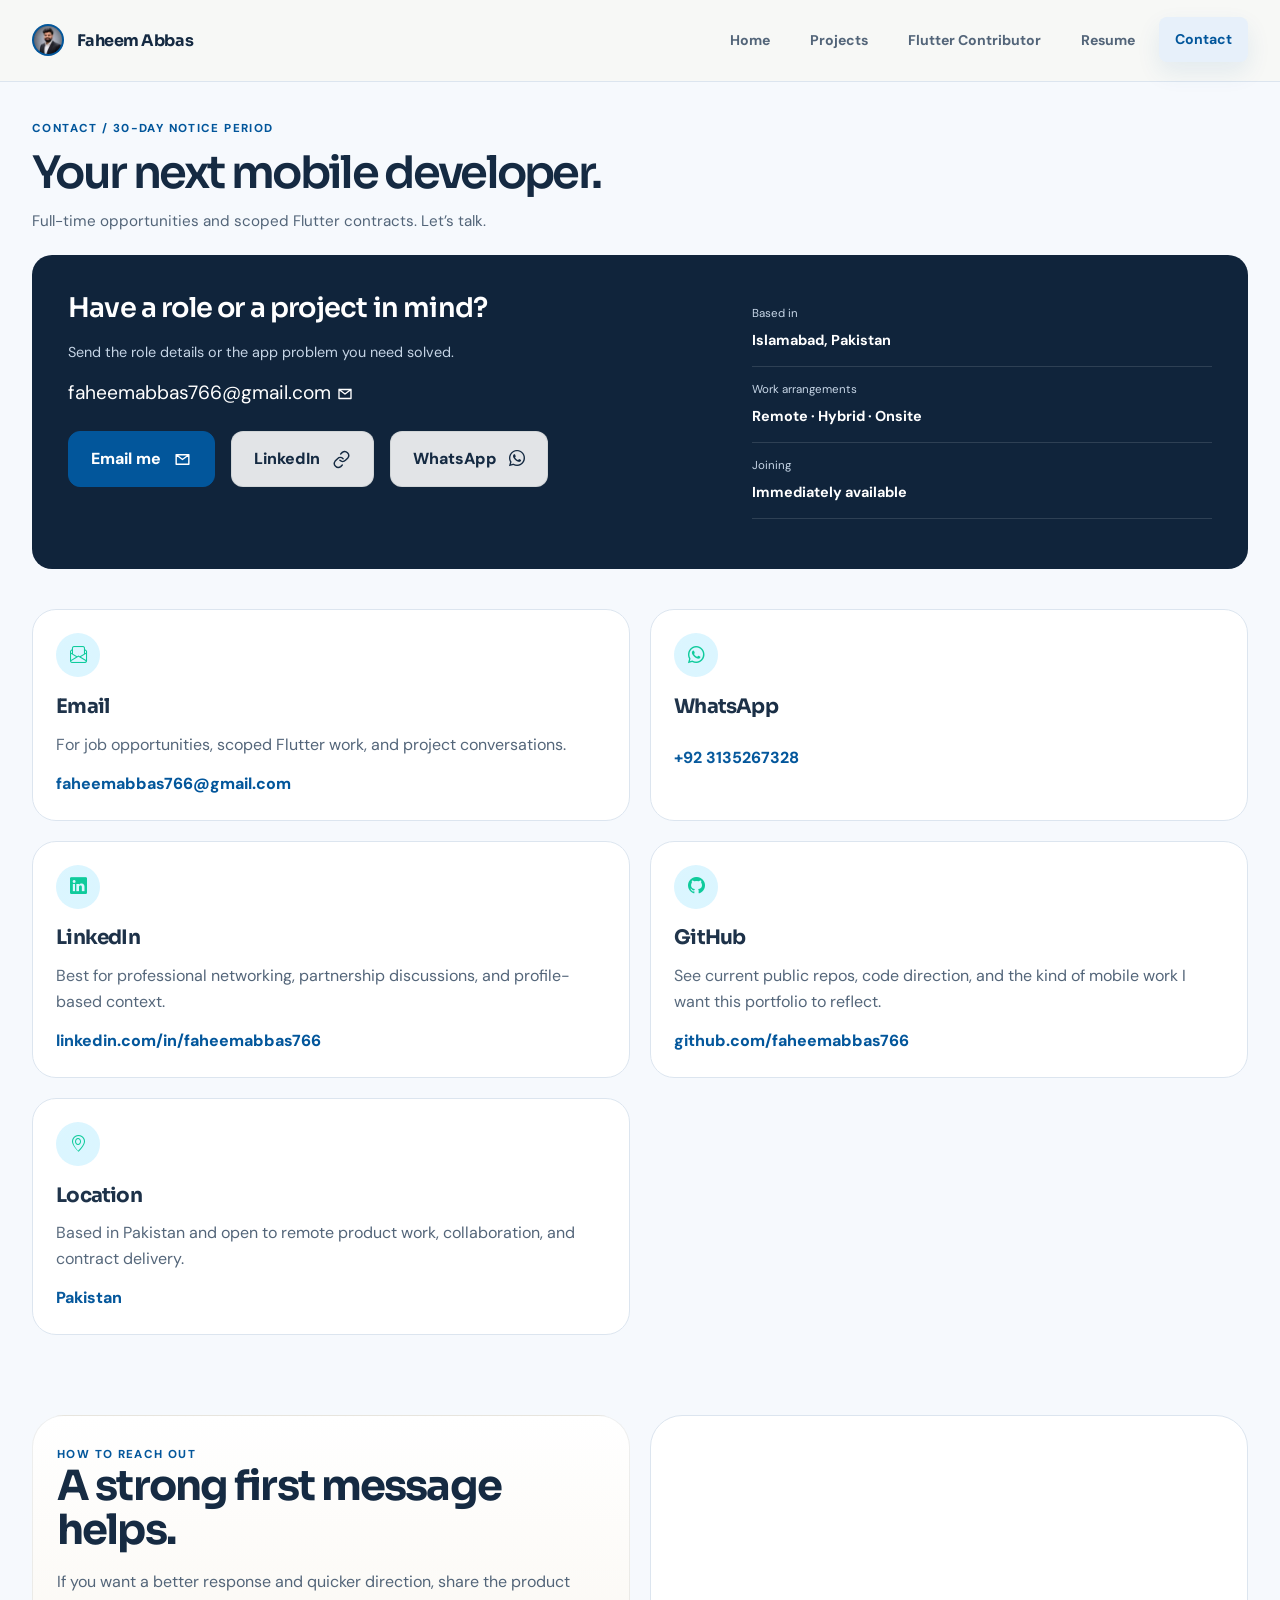
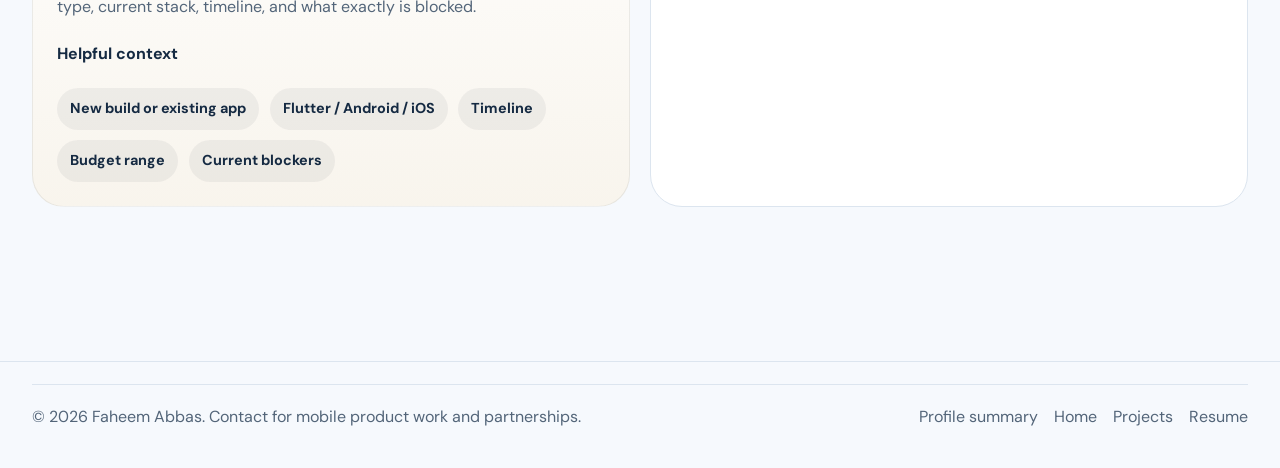
<file: contact.html>
<!DOCTYPE html>
<html lang="en">
  <head>
    <meta charset="utf-8" />
    <meta name="viewport" content="width=device-width, initial-scale=1" />
    <meta name="theme-color" content="#071a2c" />
    <meta
      name="description"
      content="Contact Faheem Abbas, a Flutter developer in Pakistan, for Android and iOS app development, product work, architecture improvements, and AI-native mobile delivery."
    />
    <meta name="author" content="Faheem Abbas" />
    <meta
      name="keywords"
      content="contact Flutter developer Pakistan, hire Flutter developer, Android developer Pakistan, iOS developer Pakistan, Faheem Abbas"
    />
    <meta name="robots" content="index, follow" />
    <link rel="canonical" href="https://faheemabbas766.github.io/contact.html" />
    <link rel="me" href="https://github.com/faheemabbas766" />
    <link rel="me" href="https://linkedin.com/in/faheemabbas766" />
    <meta property="og:type" content="website" />
    <meta property="og:site_name" content="Faheem Abbas Portfolio" />
    <meta property="og:title" content="Contact | Faheem Abbas | Flutter Developer" />
    <meta
      property="og:description"
      content="Contact Faheem Abbas for Flutter, Android, iOS, AI-assisted delivery, and mobile product development work."
    />
    <meta
      property="og:url"
      content="https://faheemabbas766.github.io/contact.html"
    />
    <meta
      property="og:image"
      content="https://faheemabbas766.github.io/assets/profile-hero.jpg"
    />
    <meta property="og:image:width" content="1254" />
    <meta property="og:image:height" content="1254" />
    <meta name="twitter:card" content="summary_large_image" />
    <meta name="twitter:title" content="Contact | Faheem Abbas | Flutter Developer" />
    <meta
      name="twitter:description"
      content="Reach out for mobile application builds, redesigns, AI tools, native Android, Flutter iOS, or Flutter product delivery."
    />
    <title>Contact | Faheem Abbas | Hire Flutter Developer</title>
    <link rel="icon" type="image/x-icon" href="assets/favicon.ico" />
    <link rel="preload" href="assets/fonts/dm-sans-latin.woff2" as="font" type="font/woff2" crossorigin />
    <link rel="preload" href="assets/fonts/sora-latin.woff2" as="font" type="font/woff2" crossorigin />
    <link rel="preconnect" href="https://cdn.jsdelivr.net" crossorigin />
    <link href="https://cdn.jsdelivr.net/npm/bootstrap-icons@1.11.3/font/bootstrap-icons.css" rel="stylesheet" media="print" onload="this.media='all'" />
    <noscript><link href="https://cdn.jsdelivr.net/npm/bootstrap-icons@1.11.3/font/bootstrap-icons.css" rel="stylesheet" /></noscript>
    <link href="css/styles.min.css" rel="stylesheet" />
    <script type="application/ld+json">{"@context": "https://schema.org", "@type": "ContactPage", "name": "Contact Faheem Abbas", "url": "https://faheemabbas766.github.io/contact.html", "description": "Contact page for Faheem Abbas, a Flutter developer in Pakistan."}</script>
    <script type="application/ld+json">{"@context": "https://schema.org", "@type": "BreadcrumbList", "itemListElement": [{"@type": "ListItem", "position": 1, "name": "Home", "item": "https://faheemabbas766.github.io/"}, {"@type": "ListItem", "position": 2, "name": "Contact", "item": "https://faheemabbas766.github.io/contact.html"}]}</script>
      <link href="css/refresh.css?v=20261006-4" rel="stylesheet" />
  <link rel="alternate" type="text/markdown" href="https://faheemabbas766.github.io/profile.md" title="Public professional profile" />
<link rel="alternate" type="application/json" href="https://faheemabbas766.github.io/profile.json" title="Structured public profile" />
</head>
  <body data-page="contact">
    <a class="skip-link" href="#main-content">Skip to content</a>
    <header class="site-header">
      <div class="container nav-wrap">
        <a class="brand" href="index.html">
          <span class="brand-avatar-wrap">
            <img class="brand-avatar" src="assets/profile-avatar-64.webp" srcset="assets/profile-avatar-64.webp 1x, assets/profile-avatar.webp 2x" alt="Faheem Abbas" width="32" height="32" decoding="async" />
          </span>
          Faheem Abbas
        </a>
        <button class="menu-toggle" type="button" aria-label="Toggle navigation" aria-expanded="false" aria-controls="primary-nav">
          <i class="bi bi-list"></i>
        </button>
        <nav id="primary-nav" class="site-nav" aria-label="Primary navigation">
          <a href="index.html">Home</a>
          <a href="projects.html">Projects</a>
          <a href="flutter-contributors-pakistan.html">Flutter Contributor</a>
          <a href="resume.html">Resume</a>
          <a href="contact.html">Contact</a>
        </nav>
      </div>
    </header>

    <main id="main-content" class="page-shell">
      <section class="container work-intro"><div><div class="eyebrow">Contact / 30-day notice period</div><h1>Your next mobile developer.</h1><p>Full-time opportunities and scoped Flutter contracts. Let’s talk.</p></div></section><section class="container contact-banner"><div><h2>Have a role or a project in mind?</h2><p>Send the role details or the app problem you need solved.</p><a class="contact-email" href="mailto:faheemabbas766@gmail.com">faheemabbas766@gmail.com <svg class="ui-icon" viewBox="0 0 24 24" fill="none" stroke="currentColor" stroke-width="1.8" stroke-linecap="round" stroke-linejoin="round" aria-hidden="true" focusable="false"><path d="M4 6h16v12H4z M4 6l8 6 8-6" /></svg></a><div class="button-row"><a class="button" href="mailto:faheemabbas766@gmail.com">Email me <svg class="ui-icon" viewBox="0 0 24 24" fill="none" stroke="currentColor" stroke-width="1.8" stroke-linecap="round" stroke-linejoin="round" aria-hidden="true" focusable="false"><path d="M4 6h16v12H4z M4 6l8 6 8-6" /></svg></a><a class="button-secondary" href="https://linkedin.com/in/faheemabbas766" target="_blank" rel="noopener noreferrer">LinkedIn <svg class="ui-icon" viewBox="0 0 24 24" fill="none" stroke="currentColor" stroke-width="1.8" stroke-linecap="round" stroke-linejoin="round" aria-hidden="true" focusable="false"><path d="M10 13a5 5 0 0 0 7 0l3-3a5 5 0 0 0-7-7l-2 2 M14 11a5 5 0 0 0-7 0l-3 3a5 5 0 0 0 7 7l2-2" /></svg></a><a class="button-secondary" href="https://wa.me/923135267328" target="_blank" rel="noopener noreferrer">WhatsApp <i class="bi bi-whatsapp" aria-hidden="true"></i></a></div></div><div class="contact-facts"><p><span>Based in</span><strong>Islamabad, Pakistan</strong></p><p><span>Work arrangements</span><strong>Remote · Hybrid · Onsite</strong></p><p><span>Joining</span><strong>Immediately available</strong></p></div></section>

      <section class="section">
        <div class="container contact-grid">
          <article class="contact-card reveal">
            <span class="icon"><i class="bi bi-envelope-paper"></i></span>
            <div>
              <h3>Email</h3>
              <p>For job opportunities, scoped Flutter work, and project conversations.</p>
            </div>
            <a href="mailto:faheemabbas766@gmail.com">faheemabbas766@gmail.com</a>
          </article>

          <article class="contact-card reveal">
            <span class="icon"><i class="bi bi-whatsapp" aria-hidden="true"></i></span>
            <div>
              <h3>WhatsApp</h3>
            </div>
            <a href="https://wa.me/923135267328" target="_blank" rel="noopener noreferrer">+92 3135267328</a>
          </article>

          <article class="contact-card reveal reveal-delay-1">
            <span class="icon"><i class="bi bi-linkedin"></i></span>
            <div>
              <h3>LinkedIn</h3>
              <p>Best for professional networking, partnership discussions, and profile-based context.</p>
            </div>
            <a href="https://linkedin.com/in/faheemabbas766" target="_blank" rel="noreferrer">
              linkedin.com/in/faheemabbas766
            </a>
          </article>

          <article class="contact-card reveal reveal-delay-2">
            <span class="icon"><i class="bi bi-github"></i></span>
            <div>
              <h3>GitHub</h3>
              <p>See current public repos, code direction, and the kind of mobile work I want this portfolio to reflect.</p>
            </div>
            <a href="https://github.com/faheemabbas766" target="_blank" rel="noreferrer">
              github.com/faheemabbas766
            </a>
          </article>

          <article class="contact-card reveal reveal-delay-3">
            <span class="icon"><i class="bi bi-geo-alt"></i></span>
            <div>
              <h3>Location</h3>
              <p>Based in Pakistan and open to remote product work, collaboration, and contract delivery.</p>
            </div>
            <a href="https://www.google.com/maps/place/Pakistan" target="_blank" rel="noreferrer">
              Pakistan
            </a>
          </article>
        </div>
      </section>

      <section class="section">
        <div class="container two-column">
          <article class="panel reveal">
            <div class="eyebrow">How to reach out</div>
            <h2 class="section-title" style="font-size: clamp(1.8rem, 4vw, 2.6rem);">
              A strong first message helps.
            </h2>
            <p class="section-copy">
              If you want a better response and quicker direction, share the product type, current
              stack, timeline, and what exactly is blocked.
            </p>
            <div class="stack-block">
              <h4>Helpful context</h4>
              <div class="stack-list">
                <span>New build or existing app</span>
                <span>Flutter / Android / iOS</span>
                <span>Timeline</span>
                <span>Budget range</span>
                <span>Current blockers</span>
              </div>
            </div>
          </article>

          <article class="quote-panel reveal reveal-delay-1">
            <blockquote>
              I want this portfolio to attract better product work, not just more messages.
            </blockquote>
            <p>
              If your app needs stronger architecture, cleaner execution, better UX, or modern AI-native
              delivery support, we should probably talk.
            </p>
          </article>
        </div>
      </section>
    </main>

    <footer class="footer">
      <div class="container footer-inner">
        <div>© 2026 Faheem Abbas. Contact for mobile product work and partnerships.</div>
        <div class="footer-links"><a href="profile.html">Profile summary</a>
          <a href="index.html">Home</a>
          <a href="projects.html">Projects</a>
          <a href="resume.html">Resume</a>
        </div>
      </div>
    </footer>

    <script src="js/site.js?v=20261006-4" defer></script>
  </body>
</html>
</file>
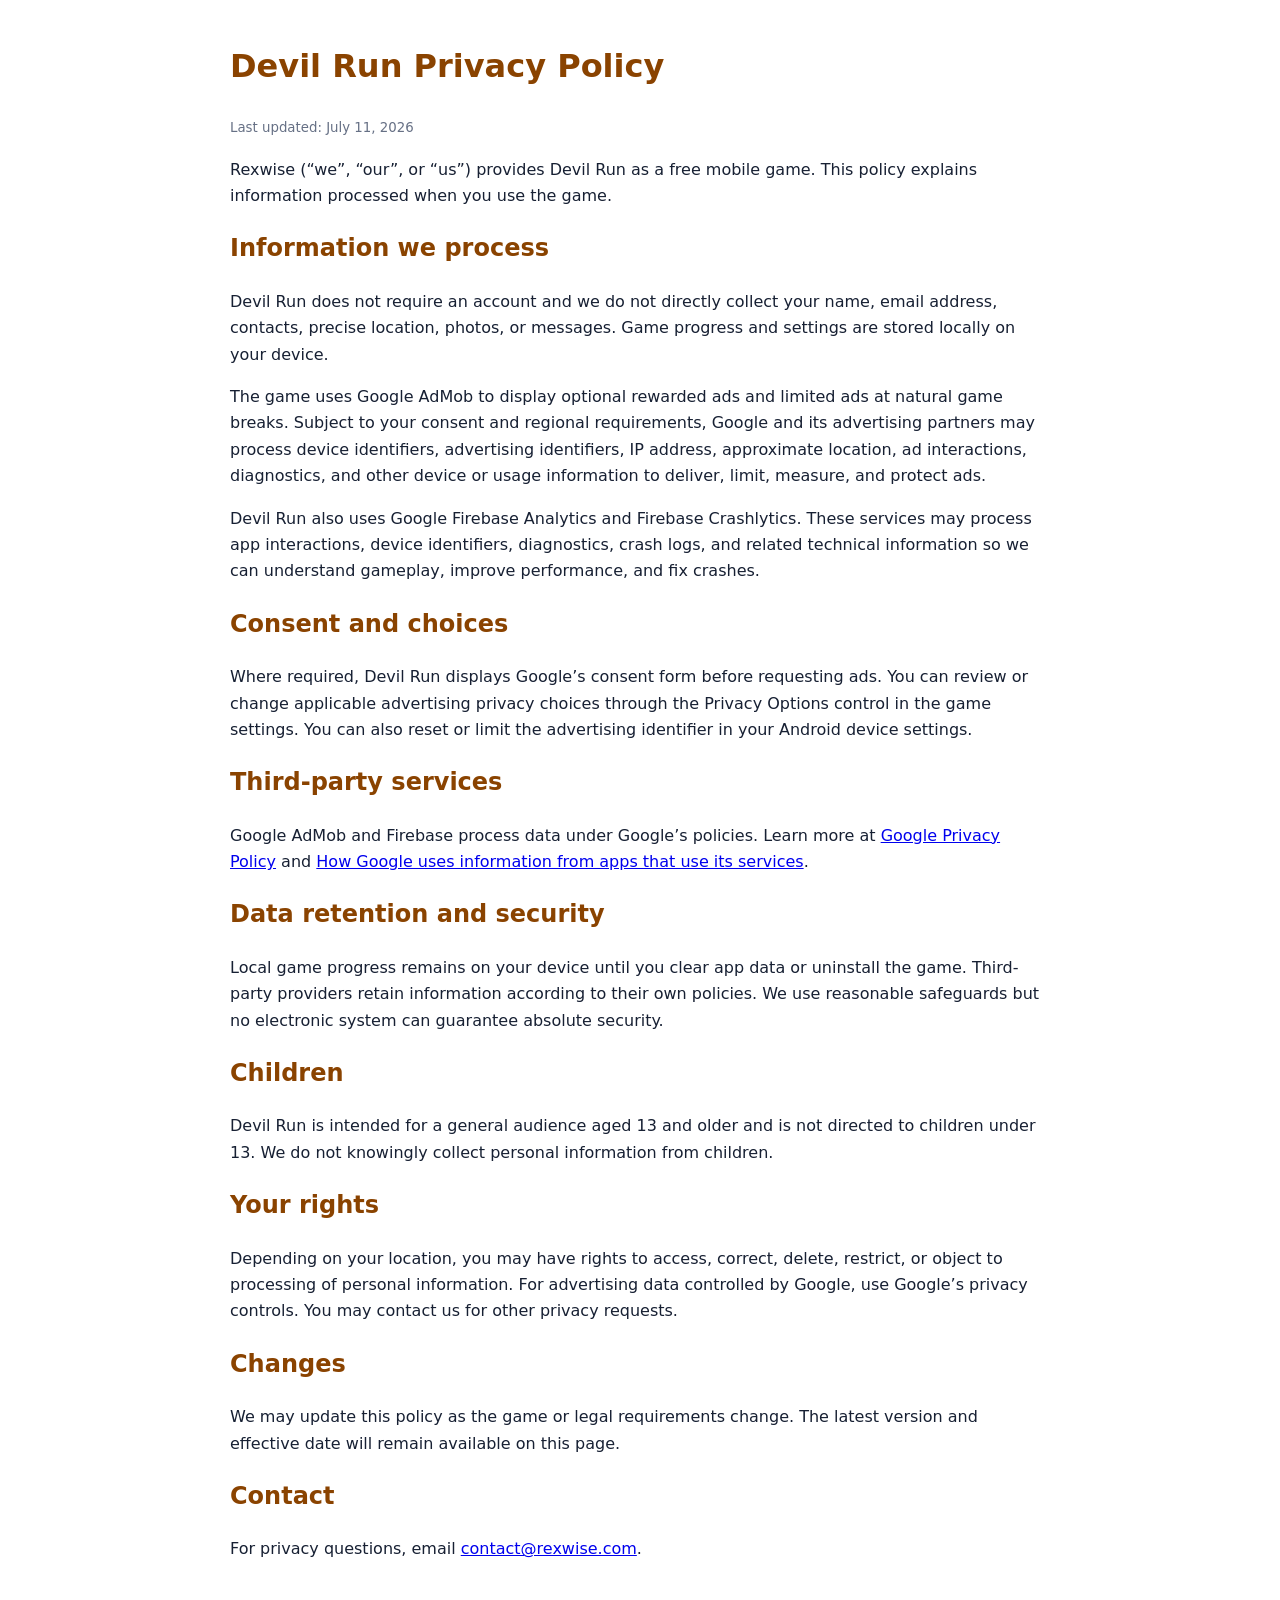
<file: devil-run-privacy-policy.html>
<!doctype html>
<html lang="en">
<head><meta charset="utf-8"><meta name="viewport" content="width=device-width,initial-scale=1"><title>Devil Run Privacy Policy</title><style>body{font:16px/1.65 system-ui,sans-serif;max-width:820px;margin:40px auto;padding:0 20px;color:#172033}h1,h2{color:#8a4300}small{color:#667085}</style></head>
<body>
<h1>Devil Run Privacy Policy</h1><small>Last updated: July 11, 2026</small>
<p>Rexwise (“we”, “our”, or “us”) provides Devil Run as a free mobile game. This policy explains information processed when you use the game.</p>
<h2>Information we process</h2>
<p>Devil Run does not require an account and we do not directly collect your name, email address, contacts, precise location, photos, or messages. Game progress and settings are stored locally on your device.</p>
<p>The game uses Google AdMob to display optional rewarded ads and limited ads at natural game breaks. Subject to your consent and regional requirements, Google and its advertising partners may process device identifiers, advertising identifiers, IP address, approximate location, ad interactions, diagnostics, and other device or usage information to deliver, limit, measure, and protect ads.</p>
<p>Devil Run also uses Google Firebase Analytics and Firebase Crashlytics. These services may process app interactions, device identifiers, diagnostics, crash logs, and related technical information so we can understand gameplay, improve performance, and fix crashes.</p>
<h2>Consent and choices</h2>
<p>Where required, Devil Run displays Google’s consent form before requesting ads. You can review or change applicable advertising privacy choices through the Privacy Options control in the game settings. You can also reset or limit the advertising identifier in your Android device settings.</p>
<h2>Third-party services</h2>
<p>Google AdMob and Firebase process data under Google’s policies. Learn more at <a href="https://policies.google.com/privacy">Google Privacy Policy</a> and <a href="https://policies.google.com/technologies/partner-sites">How Google uses information from apps that use its services</a>.</p>
<h2>Data retention and security</h2>
<p>Local game progress remains on your device until you clear app data or uninstall the game. Third-party providers retain information according to their own policies. We use reasonable safeguards but no electronic system can guarantee absolute security.</p>
<h2>Children</h2>
<p>Devil Run is intended for a general audience aged 13 and older and is not directed to children under 13. We do not knowingly collect personal information from children.</p>
<h2>Your rights</h2>
<p>Depending on your location, you may have rights to access, correct, delete, restrict, or object to processing of personal information. For advertising data controlled by Google, use Google’s privacy controls. You may contact us for other privacy requests.</p>
<h2>Changes</h2><p>We may update this policy as the game or legal requirements change. The latest version and effective date will remain available on this page.</p>
<h2>Contact</h2><p>For privacy questions, email <a href="mailto:contact@rexwise.com">contact@rexwise.com</a>.</p>
</body></html>
</file>
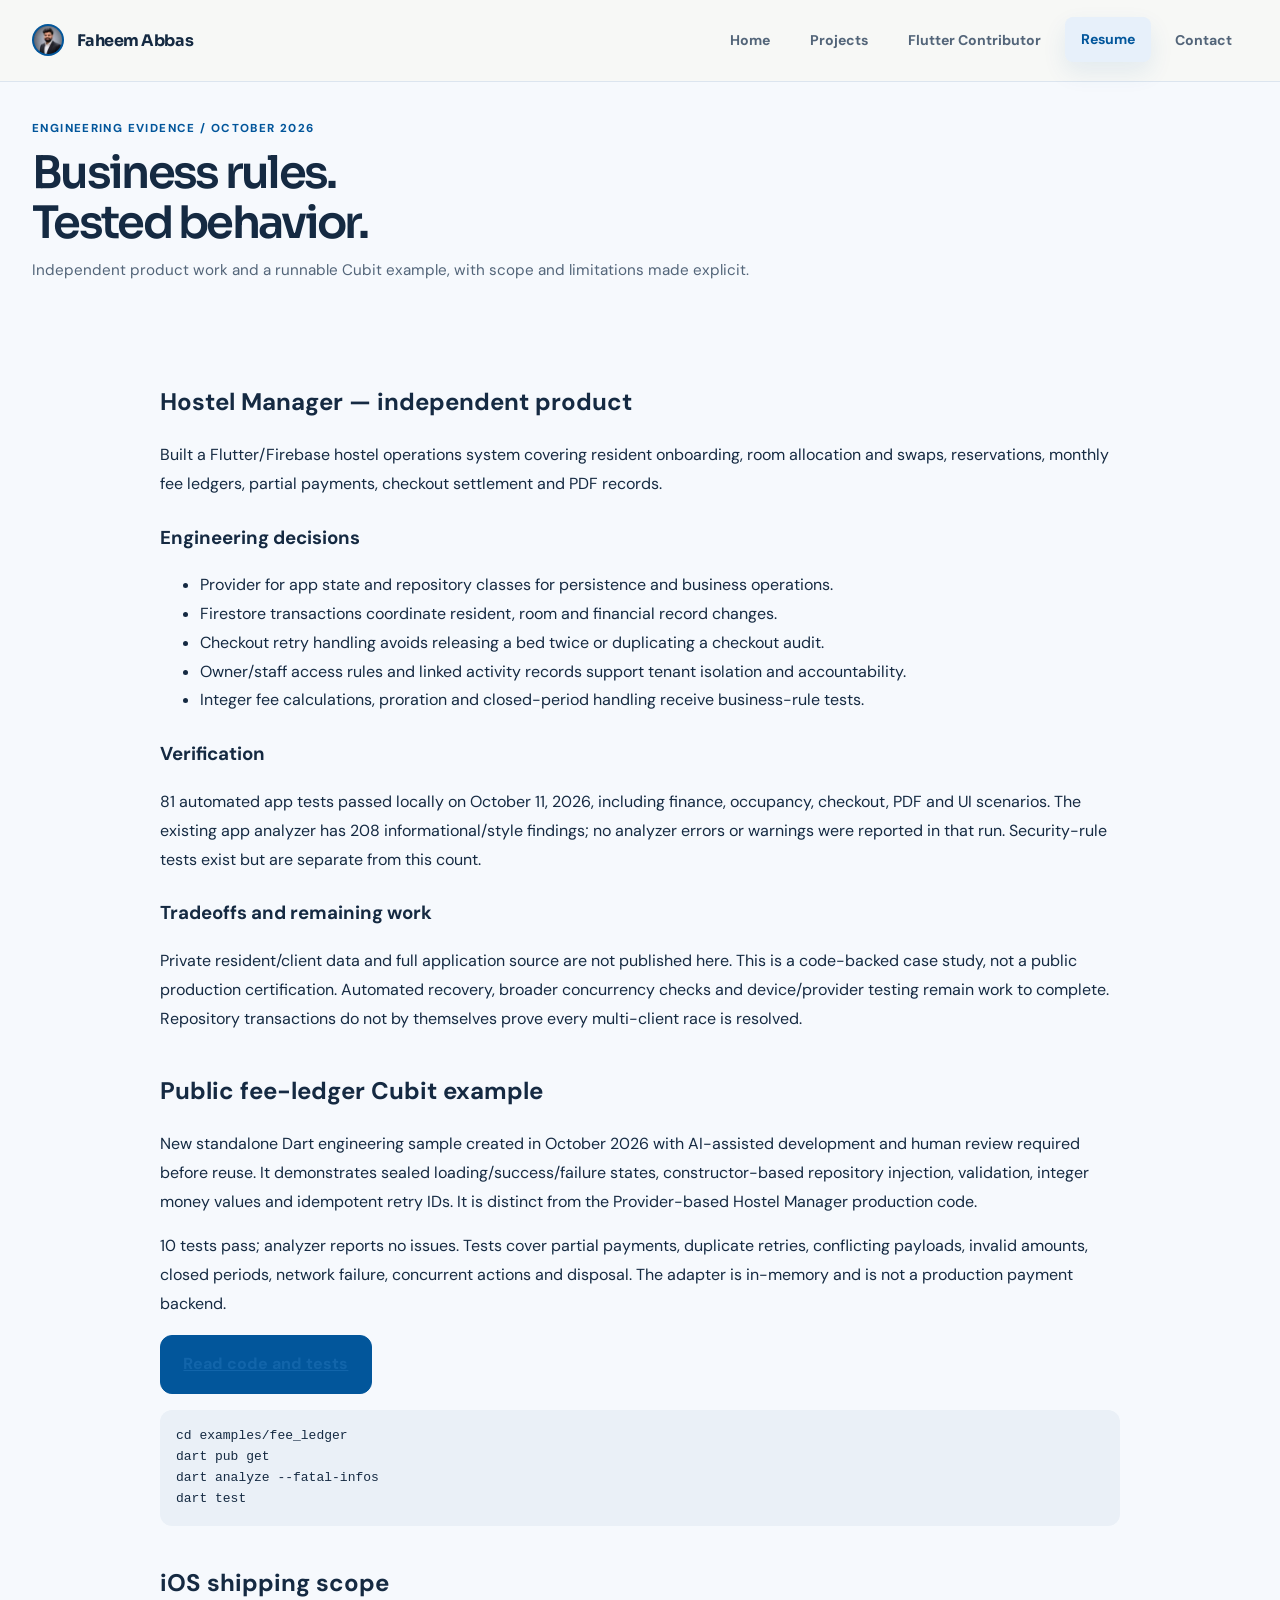
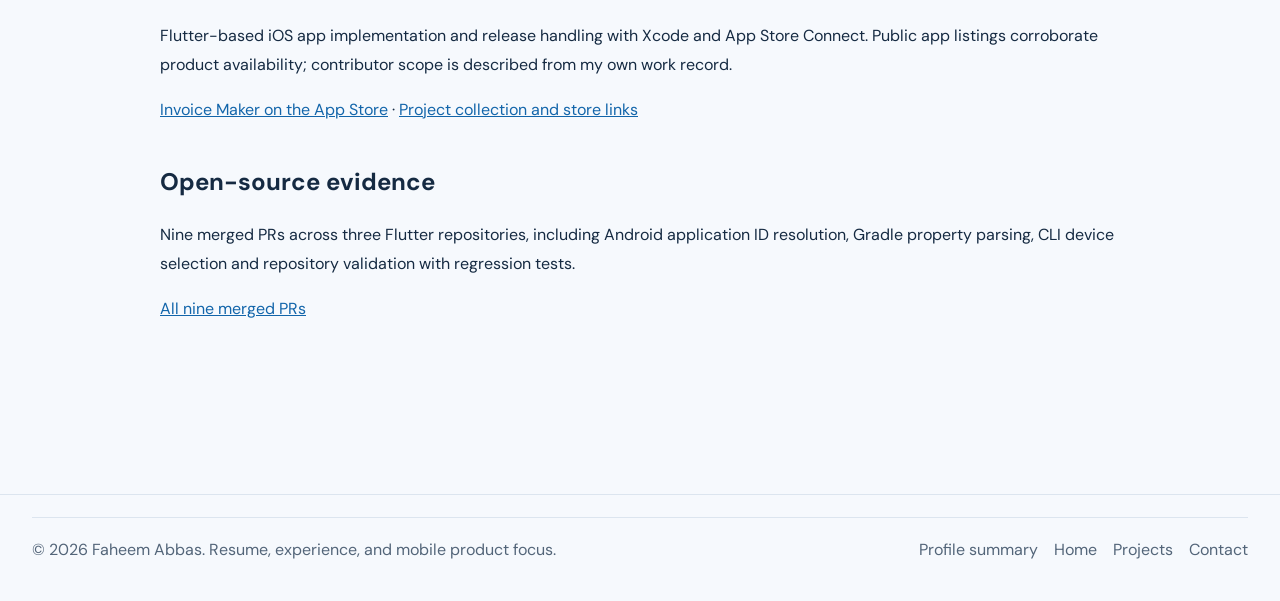
<file: engineering.html>
<!DOCTYPE html>
<html lang="en">
  <head>
    <meta charset="utf-8" />
    <meta name="viewport" content="width=device-width, initial-scale=1" />
    <meta name="theme-color" content="#071a2c" />
    <meta
      name="description"
      content="Flutter engineering evidence: Hostel Manager architecture and 81 tests, a runnable Cubit fee-ledger sample, iOS delivery and nine merged Flutter contributions."
    />
    <meta name="author" content="Faheem Abbas" />
    <meta
      name="keywords"
      content="Faheem Abbas resume, mobile application developer resume, Flutter contributor, Android developer resume, iOS developer resume, Google AI Professional Certificate"
    />
    <meta name="robots" content="index, follow" />
    <link rel="canonical" href="https://faheemabbas766.github.io/engineering.html" />
    <link rel="me" href="https://github.com/faheemabbas766" />
    <link rel="me" href="https://linkedin.com/in/faheemabbas766" />
    <meta property="og:type" content="website" />
    <meta property="og:site_name" content="Faheem Abbas Portfolio" />
    <meta property="og:title" content="Engineering evidence | Faheem Abbas" />
    <meta
      property="og:description"
      content="Flutter engineering evidence: Hostel Manager architecture and 81 tests, a runnable Cubit fee-ledger sample, iOS delivery and nine merged Flutter contributions."
    />
    <meta
      property="og:url"
      content="https://faheemabbas766.github.io/engineering.html"
    />
    <meta
      property="og:image"
      content="https://faheemabbas766.github.io/assets/profile-hero.jpg"
    />
    <meta property="og:image:width" content="1254" />
    <meta property="og:image:height" content="1254" />
    <meta name="twitter:card" content="summary_large_image" />
    <meta name="twitter:title" content="Engineering evidence | Faheem Abbas" />
    <meta
      name="twitter:description"
      content="Flutter engineering evidence: Hostel Manager architecture and 81 tests, a runnable Cubit fee-ledger sample, iOS delivery and nine merged Flutter contributions."
    />
    <title>Engineering evidence | Faheem Abbas</title>
    <link rel="icon" type="image/x-icon" href="assets/favicon.ico" />    <link rel="preconnect" href="https://cdn.jsdelivr.net" crossorigin />
    <link rel="preload" href="assets/fonts/dm-sans-latin.woff2" as="font" type="font/woff2" crossorigin />
    <link rel="preload" href="assets/fonts/sora-latin.woff2" as="font" type="font/woff2" crossorigin />
    <link href="https://cdn.jsdelivr.net/npm/bootstrap-icons@1.11.3/font/bootstrap-icons.css" rel="stylesheet" media="print" onload="this.media='all'" />
    <noscript><link href="https://cdn.jsdelivr.net/npm/bootstrap-icons@1.11.3/font/bootstrap-icons.css" rel="stylesheet" /></noscript>
    <link href="css/styles.min.css" rel="stylesheet" />
    <script type="application/ld+json">{"@context": "https://schema.org", "@type": "ProfilePage", "name": "Engineering evidence | Faheem Abbas", "url": "https://faheemabbas766.github.io/engineering.html", "description": "Flutter engineering evidence: Hostel Manager architecture and 81 tests, a runnable Cubit fee-ledger sample, iOS delivery and nine merged Flutter contributions.", "mainEntity": {"@type": "Person", "@id": "https://faheemabbas766.github.io/#faheem-abbas", "name": "Faheem Abbas", "url": "https://faheemabbas766.github.io/", "jobTitle": "Flutter Developer and Mobile Software Engineer", "description": "Flutter developer and mobile software engineer in Islamabad, Pakistan, available for full-time roles and scoped contracts.", "email": "mailto:faheemabbas766@gmail.com", "image": "https://faheemabbas766.github.io/assets/profile-hero.jpg", "homeLocation": {"@type": "Place", "name": "Islamabad, Pakistan"}, "sameAs": ["https://github.com/faheemabbas766", "https://www.linkedin.com/in/faheemabbas766/"], "knowsAbout": ["Flutter", "Dart", "Kotlin", "Android TV", "Firebase", "REST APIs", "Clean architecture", "MVVM", "BLoC", "Provider", "GetX", "Media3", "OpenAI API integrations", "Mobile release support"], "alumniOf": {"@type": "CollegeOrUniversity", "name": "PMAS Arid University"}}}</script>
    <script type="application/ld+json">{"@context": "https://schema.org", "@type": "BreadcrumbList", "itemListElement": [{"@type": "ListItem", "position": 1, "name": "Home", "item": "https://faheemabbas766.github.io/"}, {"@type": "ListItem", "position": 2, "name": "Resume", "item": "https://faheemabbas766.github.io/engineering.html"}]}</script>
      <link href="css/refresh.css?v=20261006-4" rel="stylesheet" />
  <link rel="alternate" type="text/markdown" href="https://faheemabbas766.github.io/profile.md" title="Public professional profile" />
<link rel="alternate" type="application/json" href="https://faheemabbas766.github.io/profile.json" title="Structured public profile" />
<style>.section .container{max-width:960px}.section h2{margin-top:2.4rem}.section h3{margin-top:1.5rem}.section p,.section li{line-height:1.8}.section a{color:#1265aa;text-decoration:underline}.section pre{overflow:auto;padding:1rem;background:#eaf0f7;border-radius:12px}</style></head>
  <body data-page="resume">
    <a class="skip-link" href="#main-content">Skip to content</a>
    <header class="site-header">
      <div class="container nav-wrap">
        <a class="brand" href="index.html">
          <span class="brand-avatar-wrap">
            <img class="brand-avatar" src="assets/profile-avatar-64.webp" srcset="assets/profile-avatar-64.webp 1x, assets/profile-avatar.webp 2x" alt="Faheem Abbas" width="32" height="32" decoding="async" />
          </span>
          Faheem Abbas
        </a>
        <button class="menu-toggle" type="button" aria-label="Toggle navigation" aria-expanded="false" aria-controls="primary-nav">
          <i class="bi bi-list"></i>
        </button>
        <nav id="primary-nav" class="site-nav" aria-label="Primary navigation">
          <a href="index.html">Home</a>
          <a href="projects.html">Projects</a>
          <a href="flutter-contributors-pakistan.html">Flutter Contributor</a>
          <a href="resume.html">Resume</a>
          <a href="contact.html">Contact</a>
        </nav>
      </div>
    </header>

    <main id="main-content" class="page-shell"><section class="container work-intro"><div><div class="eyebrow">Engineering evidence / October 2026</div><h1>Business rules.<br>Tested behavior.</h1><p>Independent product work and a runnable Cubit example, with scope and limitations made explicit.</p></div></section><section class="section"><div class="container"><h2>Hostel Manager — independent product</h2><p>Built a Flutter/Firebase hostel operations system covering resident onboarding, room allocation and swaps, reservations, monthly fee ledgers, partial payments, checkout settlement and PDF records.</p><h3>Engineering decisions</h3><ul><li>Provider for app state and repository classes for persistence and business operations.</li><li>Firestore transactions coordinate resident, room and financial record changes.</li><li>Checkout retry handling avoids releasing a bed twice or duplicating a checkout audit.</li><li>Owner/staff access rules and linked activity records support tenant isolation and accountability.</li><li>Integer fee calculations, proration and closed-period handling receive business-rule tests.</li></ul><h3>Verification</h3><p>81 automated app tests passed locally on October 11, 2026, including finance, occupancy, checkout, PDF and UI scenarios. The existing app analyzer has 208 informational/style findings; no analyzer errors or warnings were reported in that run. Security-rule tests exist but are separate from this count.</p><h3>Tradeoffs and remaining work</h3><p>Private resident/client data and full application source are not published here. This is a code-backed case study, not a public production certification. Automated recovery, broader concurrency checks and device/provider testing remain work to complete. Repository transactions do not by themselves prove every multi-client race is resolved.</p><h2>Public fee-ledger Cubit example</h2><p>New standalone Dart engineering sample created in October 2026 with AI-assisted development and human review required before reuse. It demonstrates sealed loading/success/failure states, constructor-based repository injection, validation, integer money values and idempotent retry IDs. It is distinct from the Provider-based Hostel Manager production code.</p><p>10 tests pass; analyzer reports no issues. Tests cover partial payments, duplicate retries, conflicting payloads, invalid amounts, closed periods, network failure, concurrent actions and disposal. The adapter is in-memory and is not a production payment backend.</p><p><a class="button" href="https://github.com/faheemabbas766/faheemabbas766.github.io/tree/main/examples/fee_ledger">Read code and tests</a></p><pre>cd examples/fee_ledger
dart pub get
dart analyze --fatal-infos
dart test</pre><h2>iOS shipping scope</h2><p>Flutter-based iOS app implementation and release handling with Xcode and App Store Connect. Public app listings corroborate product availability; contributor scope is described from my own work record.</p><p><a href="https://apps.apple.com/us/app/invoice-maker-easy-bill/id6742652909">Invoice Maker on the App Store</a> · <a href="projects.html">Project collection and store links</a></p><h2>Open-source evidence</h2><p>Nine merged PRs across three Flutter repositories, including Android application ID resolution, Gradle property parsing, CLI device selection and repository validation with regression tests.</p><p><a href="flutter-contributors-pakistan.html">All nine merged PRs</a></p></div></section></main>

    <footer class="footer">
      <div class="container footer-inner">
        <div>© 2026 Faheem Abbas. Resume, experience, and mobile product focus.</div>
        <div class="footer-links"><a href="profile.html">Profile summary</a>
          <a href="index.html">Home</a>
          <a href="projects.html">Projects</a>
          <a href="contact.html">Contact</a>
        </div>
      </div>
    </footer>

    <script src="js/site.js?v=20261006-4" defer></script>
  </body>
</html>
</file>
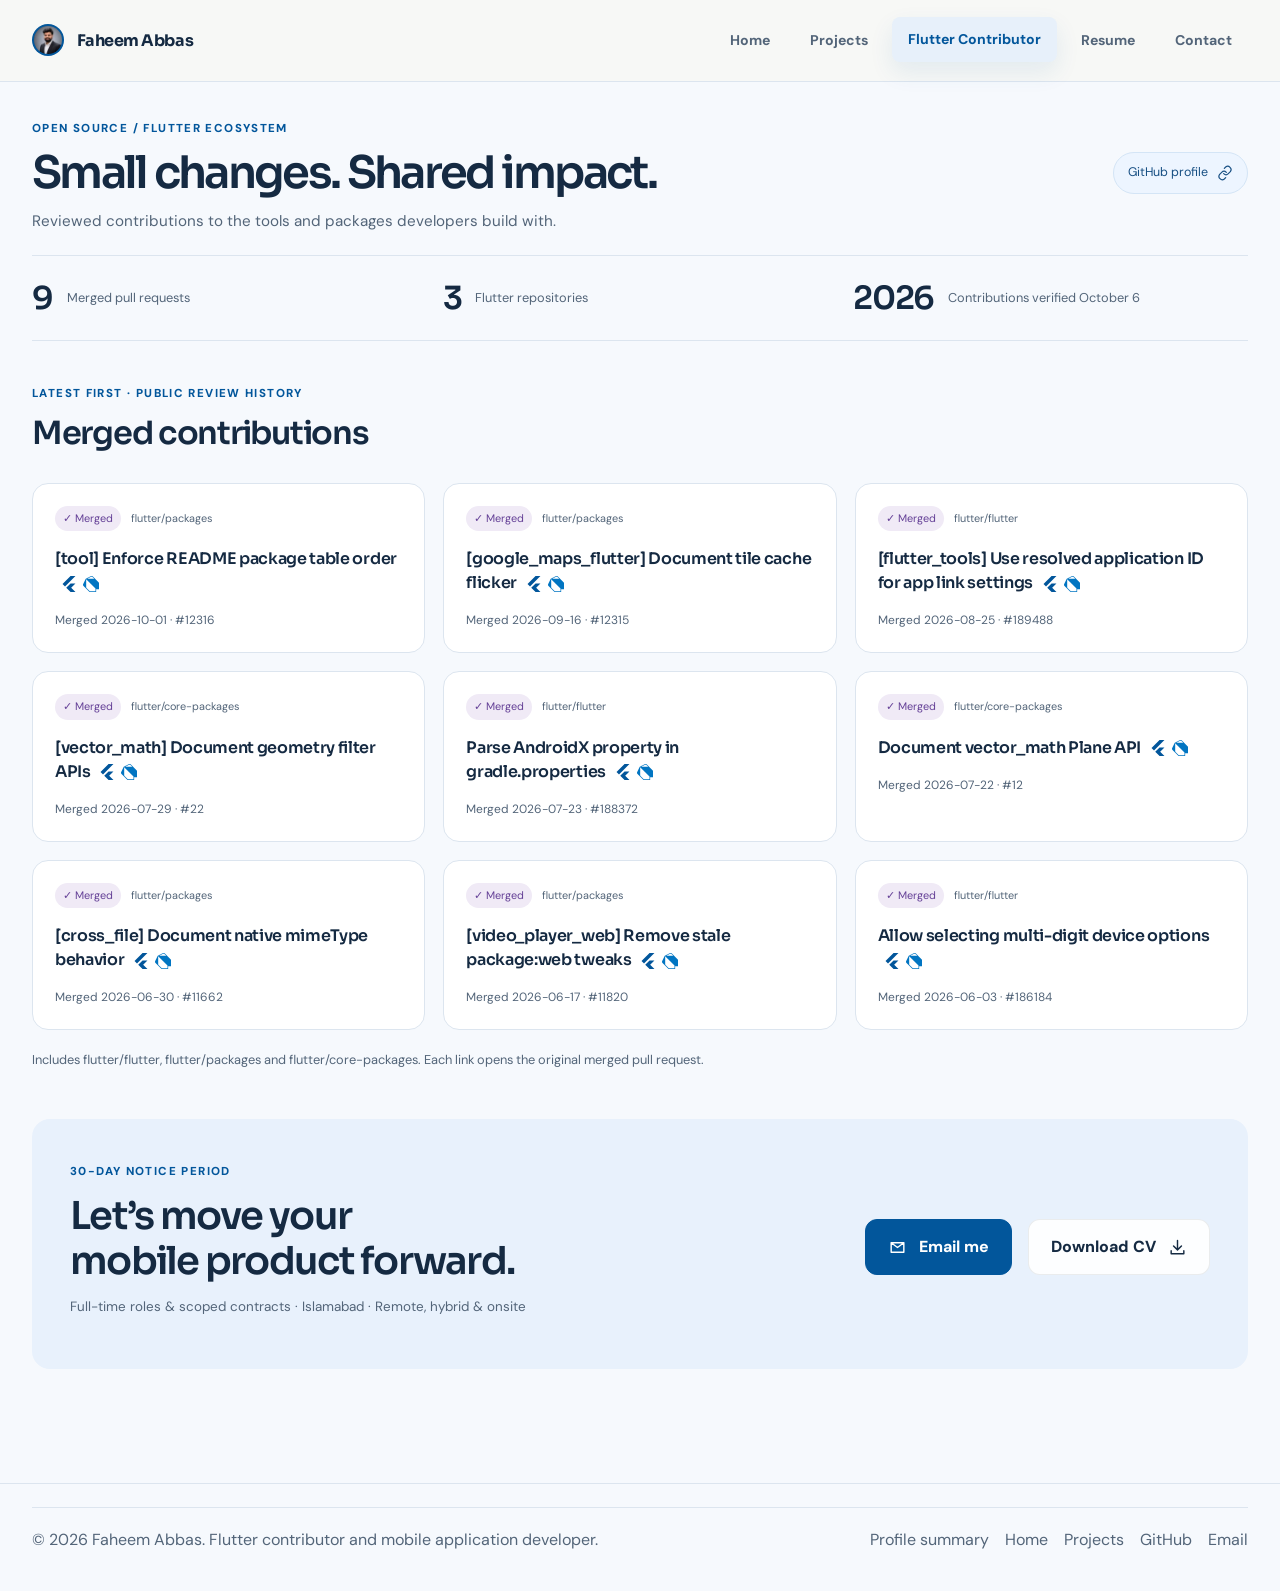
<file: flutter-contributors-pakistan.html>
<!DOCTYPE html>
<html lang="en">
  <head>
    <meta charset="utf-8" />
    <meta name="viewport" content="width=device-width, initial-scale=1" />
    <meta name="theme-color" content="#071a2c" />
    <meta name="format-detection" content="telephone=no" />
    <meta
      name="description"
      content="Faheem Abbas is a Flutter contributor from Pakistan with merged pull requests in flutter/flutter and flutter/packages, plus production mobile app work across Flutter, Android, and iOS."
    />
    <meta name="author" content="Faheem Abbas" />
    <meta
      name="keywords"
      content="Flutter contributors, Flutter contributor Pakistan, Flutter open source contributor, Faheem Abbas Flutter contributor, Flutter framework contributor, Flutter packages contributor, Flutter developer Pakistan"
    />
    <meta name="robots" content="index, follow" />
    <meta name="googlebot" content="index,follow,max-image-preview:large,max-snippet:-1,max-video-preview:-1" />
    <link rel="canonical" href="https://faheemabbas766.github.io/flutter-contributors-pakistan.html" />
    <link rel="me" href="https://github.com/faheemabbas766" />
    <link rel="me" href="https://linkedin.com/in/faheemabbas766" />
    <link rel="preload" as="image" href="assets/profile-hero.webp" imagesrcset="assets/profile-hero-625.webp 625w, assets/profile-hero.webp 900w" imagesizes="(max-width: 900px) 100vw, 50vw" type="image/webp" />
    <meta property="og:type" content="profile" />
    <meta property="og:site_name" content="Faheem Abbas Portfolio" />
    <meta property="og:locale" content="en_US" />
    <meta property="og:title" content="Faheem Abbas | Flutter Contributor from Pakistan" />
    <meta
      property="og:description"
      content="Merged Flutter ecosystem contributions across flutter/flutter and flutter/packages, backed by production mobile app work across Flutter, Android, and iOS."
    />
    <meta property="og:url" content="https://faheemabbas766.github.io/flutter-contributors-pakistan.html" />
    <meta property="og:image" content="https://faheemabbas766.github.io/assets/profile-hero.jpg" />
    <meta property="og:image:width" content="1254" />
    <meta property="og:image:height" content="1254" />
    <meta property="og:image:alt" content="Faheem Abbas Flutter contributor from Pakistan" />
    <meta name="twitter:card" content="summary_large_image" />
    <meta name="twitter:title" content="Faheem Abbas | Flutter Contributor from Pakistan" />
    <meta
      name="twitter:description"
      content="Flutter contributor with merged PRs in flutter/flutter and flutter/packages, plus production mobile app delivery experience."
    />
    <meta name="twitter:image" content="https://faheemabbas766.github.io/assets/profile-hero.jpg" />
    <title>Faheem Abbas | Flutter Contributor from Pakistan | Flutter Contributors</title>
    <link rel="icon" type="image/x-icon" href="assets/favicon.ico" />    <link rel="preconnect" href="https://cdn.jsdelivr.net" crossorigin />
    <link rel="preload" href="assets/fonts/dm-sans-latin.woff2" as="font" type="font/woff2" crossorigin />
    <link rel="preload" href="assets/fonts/sora-latin.woff2" as="font" type="font/woff2" crossorigin />
    <link href="https://cdn.jsdelivr.net/npm/bootstrap-icons@1.11.3/font/bootstrap-icons.css" rel="stylesheet" media="print" onload="this.media='all'" />
    <noscript><link href="https://cdn.jsdelivr.net/npm/bootstrap-icons@1.11.3/font/bootstrap-icons.css" rel="stylesheet" /></noscript>
    <link href="css/styles.min.css" rel="stylesheet" />
    <script type="application/ld+json">{"@context": "https://schema.org", "@type": "ProfilePage", "name": "Faheem Abbas - Flutter Contributor from Pakistan", "url": "https://faheemabbas766.github.io/flutter-contributors-pakistan.html", "description": "Flutter contributor profile for Faheem Abbas, a mobile application developer from Pakistan with merged pull requests in flutter/flutter and flutter/packages.", "mainEntity": {"@type": "Person", "@id": "https://faheemabbas766.github.io/#faheem-abbas", "name": "Faheem Abbas", "url": "https://faheemabbas766.github.io/", "jobTitle": "Flutter Developer and Mobile Software Engineer", "description": "Flutter developer and mobile software engineer in Islamabad, Pakistan, available for full-time roles and scoped contracts.", "email": "mailto:faheemabbas766@gmail.com", "image": "https://faheemabbas766.github.io/assets/profile-hero.jpg", "homeLocation": {"@type": "Place", "name": "Islamabad, Pakistan"}, "sameAs": ["https://github.com/faheemabbas766", "https://www.linkedin.com/in/faheemabbas766/"], "knowsAbout": ["Flutter", "Dart", "Kotlin", "Android TV", "Firebase", "REST APIs", "Clean architecture", "MVVM", "BLoC", "Provider", "GetX", "Media3", "OpenAI API integrations", "Mobile release support"], "alumniOf": {"@type": "CollegeOrUniversity", "name": "PMAS Arid University"}}}</script>
    <script type="application/ld+json">{"@context": "https://schema.org", "@type": "ItemList", "name": "Faheem Abbas Flutter merged contributions", "itemListElement": [{"@type": "ListItem", "position": 1, "url": "https://github.com/flutter/packages/pull/12316", "name": "[tool] Enforce README package table order"}, {"@type": "ListItem", "position": 2, "url": "https://github.com/flutter/packages/pull/12315", "name": "[google_maps_flutter] Document tile cache flicker"}, {"@type": "ListItem", "position": 3, "url": "https://github.com/flutter/flutter/pull/189488", "name": "[flutter_tools] Use resolved application ID for app link settings"}, {"@type": "ListItem", "position": 4, "url": "https://github.com/flutter/core-packages/pull/22", "name": "[vector_math] Document geometry filter APIs"}, {"@type": "ListItem", "position": 5, "url": "https://github.com/flutter/flutter/pull/188372", "name": "Parse AndroidX property in gradle.properties"}, {"@type": "ListItem", "position": 6, "url": "https://github.com/flutter/core-packages/pull/12", "name": "Document vector_math Plane API"}, {"@type": "ListItem", "position": 7, "url": "https://github.com/flutter/packages/pull/11662", "name": "[cross_file] Document native mimeType behavior"}, {"@type": "ListItem", "position": 8, "url": "https://github.com/flutter/packages/pull/11820", "name": "[video_player_web] Remove stale package:web tweaks"}, {"@type": "ListItem", "position": 9, "url": "https://github.com/flutter/flutter/pull/186184", "name": "Allow selecting multi-digit device options"}]}</script>
    <script type="application/ld+json">{"@context": "https://schema.org", "@type": "BreadcrumbList", "itemListElement": [{"@type": "ListItem", "position": 1, "name": "Home", "item": "https://faheemabbas766.github.io/"}, {"@type": "ListItem", "position": 2, "name": "Flutter Contributor Pakistan", "item": "https://faheemabbas766.github.io/flutter-contributors-pakistan.html"}]}</script>
      <link href="css/refresh.css?v=20261006-4" rel="stylesheet" />
  <link rel="alternate" type="text/markdown" href="https://faheemabbas766.github.io/profile.md" title="Public professional profile" />
<link rel="alternate" type="application/json" href="https://faheemabbas766.github.io/profile.json" title="Structured public profile" />
</head>
  <body data-page="flutter-contributor">
    <a class="skip-link" href="#main-content">Skip to content</a>
    <header class="site-header">
      <div class="container nav-wrap">
        <a class="brand" href="index.html">
          <span class="brand-avatar-wrap">
            <img class="brand-avatar" src="assets/profile-avatar-64.webp" srcset="assets/profile-avatar-64.webp 1x, assets/profile-avatar.webp 2x" alt="Faheem Abbas" width="32" height="32" decoding="async" />
          </span>
          Faheem Abbas
        </a>
        <button class="menu-toggle" type="button" aria-label="Toggle navigation" aria-expanded="false" aria-controls="primary-nav">
          <i class="bi bi-list"></i>
        </button>
        <nav id="primary-nav" class="site-nav" aria-label="Primary navigation">
          <a href="index.html">Home</a>
          <a href="projects.html">Projects</a>
          <a href="flutter-contributors-pakistan.html">Flutter Contributor</a>
          <a href="resume.html">Resume</a>
          <a href="contact.html">Contact</a>
        </nav>
      </div>
    </header>

    <main id="main-content" class="page-shell"><section class="container work-intro"><div><div class="eyebrow">Open source / Flutter ecosystem</div><h1>Small changes. Shared impact.</h1><p>Reviewed contributions to the tools and packages developers build with.</p></div><a class="availability-link" href="https://github.com/faheemabbas766" target="_blank" rel="noopener noreferrer">GitHub profile <svg class="ui-icon" viewBox="0 0 24 24" fill="none" stroke="currentColor" stroke-width="1.8" stroke-linecap="round" stroke-linejoin="round" aria-hidden="true" focusable="false"><path d="M10 13a5 5 0 0 0 7 0l3-3a5 5 0 0 0-7-7l-2 2 M14 11a5 5 0 0 0-7 0l-3 3a5 5 0 0 0 7 7l2-2" /></svg></a></section><section class="container contribution-proof" aria-label="Contribution summary"><div><strong>9</strong><span>Merged pull requests</span></div><div><strong>3</strong><span>Flutter repositories</span></div><div><strong>2026</strong><span>Contributions verified October 6</span></div></section><section class="container pr-section"><div class="home-work-head"><div><div class="eyebrow">Latest first · public review history</div><h2>Merged contributions</h2></div></div><div class="pr-grid"><article class="pr-card"><div class="pr-meta"><span class="merged-badge">✓ Merged</span><span>flutter/packages</span></div><h3><a href="https://github.com/flutter/packages/pull/12316" target="_blank" rel="noopener noreferrer">[tool] Enforce README package table order <span class="framework-icons" aria-hidden="true"><img class="framework-icon" src="assets/flutter-mark.svg" alt="" width="18" height="18" /><img class="framework-icon" src="assets/dart-mark.svg" alt="" width="18" height="18" /></span></a></h3><p>Merged <time datetime="2026-10-01">2026-10-01</time> · #12316</p></article><article class="pr-card"><div class="pr-meta"><span class="merged-badge">✓ Merged</span><span>flutter/packages</span></div><h3><a href="https://github.com/flutter/packages/pull/12315" target="_blank" rel="noopener noreferrer">[google_maps_flutter] Document tile cache flicker <span class="framework-icons" aria-hidden="true"><img class="framework-icon" src="assets/flutter-mark.svg" alt="" width="18" height="18" /><img class="framework-icon" src="assets/dart-mark.svg" alt="" width="18" height="18" /></span></a></h3><p>Merged <time datetime="2026-09-16">2026-09-16</time> · #12315</p></article><article class="pr-card"><div class="pr-meta"><span class="merged-badge">✓ Merged</span><span>flutter/flutter</span></div><h3><a href="https://github.com/flutter/flutter/pull/189488" target="_blank" rel="noopener noreferrer">[flutter_tools] Use resolved application ID for app link settings <span class="framework-icons" aria-hidden="true"><img class="framework-icon" src="assets/flutter-mark.svg" alt="" width="18" height="18" /><img class="framework-icon" src="assets/dart-mark.svg" alt="" width="18" height="18" /></span></a></h3><p>Merged <time datetime="2026-08-25">2026-08-25</time> · #189488</p></article><article class="pr-card"><div class="pr-meta"><span class="merged-badge">✓ Merged</span><span>flutter/core-packages</span></div><h3><a href="https://github.com/flutter/core-packages/pull/22" target="_blank" rel="noopener noreferrer">[vector_math] Document geometry filter APIs <span class="framework-icons" aria-hidden="true"><img class="framework-icon" src="assets/flutter-mark.svg" alt="" width="18" height="18" /><img class="framework-icon" src="assets/dart-mark.svg" alt="" width="18" height="18" /></span></a></h3><p>Merged <time datetime="2026-07-29">2026-07-29</time> · #22</p></article><article class="pr-card"><div class="pr-meta"><span class="merged-badge">✓ Merged</span><span>flutter/flutter</span></div><h3><a href="https://github.com/flutter/flutter/pull/188372" target="_blank" rel="noopener noreferrer">Parse AndroidX property in gradle.properties <span class="framework-icons" aria-hidden="true"><img class="framework-icon" src="assets/flutter-mark.svg" alt="" width="18" height="18" /><img class="framework-icon" src="assets/dart-mark.svg" alt="" width="18" height="18" /></span></a></h3><p>Merged <time datetime="2026-07-23">2026-07-23</time> · #188372</p></article><article class="pr-card"><div class="pr-meta"><span class="merged-badge">✓ Merged</span><span>flutter/core-packages</span></div><h3><a href="https://github.com/flutter/core-packages/pull/12" target="_blank" rel="noopener noreferrer">Document vector_math Plane API <span class="framework-icons" aria-hidden="true"><img class="framework-icon" src="assets/flutter-mark.svg" alt="" width="18" height="18" /><img class="framework-icon" src="assets/dart-mark.svg" alt="" width="18" height="18" /></span></a></h3><p>Merged <time datetime="2026-07-22">2026-07-22</time> · #12</p></article><article class="pr-card"><div class="pr-meta"><span class="merged-badge">✓ Merged</span><span>flutter/packages</span></div><h3><a href="https://github.com/flutter/packages/pull/11662" target="_blank" rel="noopener noreferrer">[cross_file] Document native mimeType behavior <span class="framework-icons" aria-hidden="true"><img class="framework-icon" src="assets/flutter-mark.svg" alt="" width="18" height="18" /><img class="framework-icon" src="assets/dart-mark.svg" alt="" width="18" height="18" /></span></a></h3><p>Merged <time datetime="2026-06-30">2026-06-30</time> · #11662</p></article><article class="pr-card"><div class="pr-meta"><span class="merged-badge">✓ Merged</span><span>flutter/packages</span></div><h3><a href="https://github.com/flutter/packages/pull/11820" target="_blank" rel="noopener noreferrer">[video_player_web] Remove stale package:web tweaks <span class="framework-icons" aria-hidden="true"><img class="framework-icon" src="assets/flutter-mark.svg" alt="" width="18" height="18" /><img class="framework-icon" src="assets/dart-mark.svg" alt="" width="18" height="18" /></span></a></h3><p>Merged <time datetime="2026-06-17">2026-06-17</time> · #11820</p></article><article class="pr-card"><div class="pr-meta"><span class="merged-badge">✓ Merged</span><span>flutter/flutter</span></div><h3><a href="https://github.com/flutter/flutter/pull/186184" target="_blank" rel="noopener noreferrer">Allow selecting multi-digit device options <span class="framework-icons" aria-hidden="true"><img class="framework-icon" src="assets/flutter-mark.svg" alt="" width="18" height="18" /><img class="framework-icon" src="assets/dart-mark.svg" alt="" width="18" height="18" /></span></a></h3><p>Merged <time datetime="2026-06-03">2026-06-03</time> · #186184</p></article></div><p class="proof-note">Includes flutter/flutter, flutter/packages and flutter/core-packages. Each link opens the original merged pull request.</p></section><section class="container work-end"><div><div class="eyebrow">30-day notice period</div><h2>Let’s move your<br>mobile product forward.</h2><p>Full-time roles & scoped contracts · Islamabad · Remote, hybrid & onsite</p></div><div class="button-row"><a class="button" href="mailto:faheemabbas766@gmail.com"><svg class="ui-icon" viewBox="0 0 24 24" fill="none" stroke="currentColor" stroke-width="1.8" stroke-linecap="round" stroke-linejoin="round" aria-hidden="true" focusable="false"><path d="M4 6h16v12H4z M4 6l8 6 8-6" /></svg> Email me</a><a class="button-secondary" href="assets/Faheem_Abbas_Flutter_Developer_CV.pdf" download>Download CV <svg class="ui-icon" viewBox="0 0 24 24" fill="none" stroke="currentColor" stroke-width="1.8" stroke-linecap="round" stroke-linejoin="round" aria-hidden="true" focusable="false"><path d="M12 3v12 m-5-5 5 5 5-5 M4 16v4h16v-4" /></svg></a></div></section></main>

    <footer class="footer">
      <div class="container footer-inner">
        <div>© 2026 Faheem Abbas. Flutter contributor and mobile application developer.</div>
        <div class="footer-links"><a href="profile.html">Profile summary</a>
          <a href="index.html">Home</a>
          <a href="projects.html">Projects</a>
          <a href="https://github.com/faheemabbas766" target="_blank" rel="noreferrer">GitHub</a>
          <a href="mailto:faheemabbas766@gmail.com">Email</a>
        </div>
      </div>
    </footer>

    <script src="js/site.js?v=20261006-4" defer></script>
  </body>
</html>
</file>
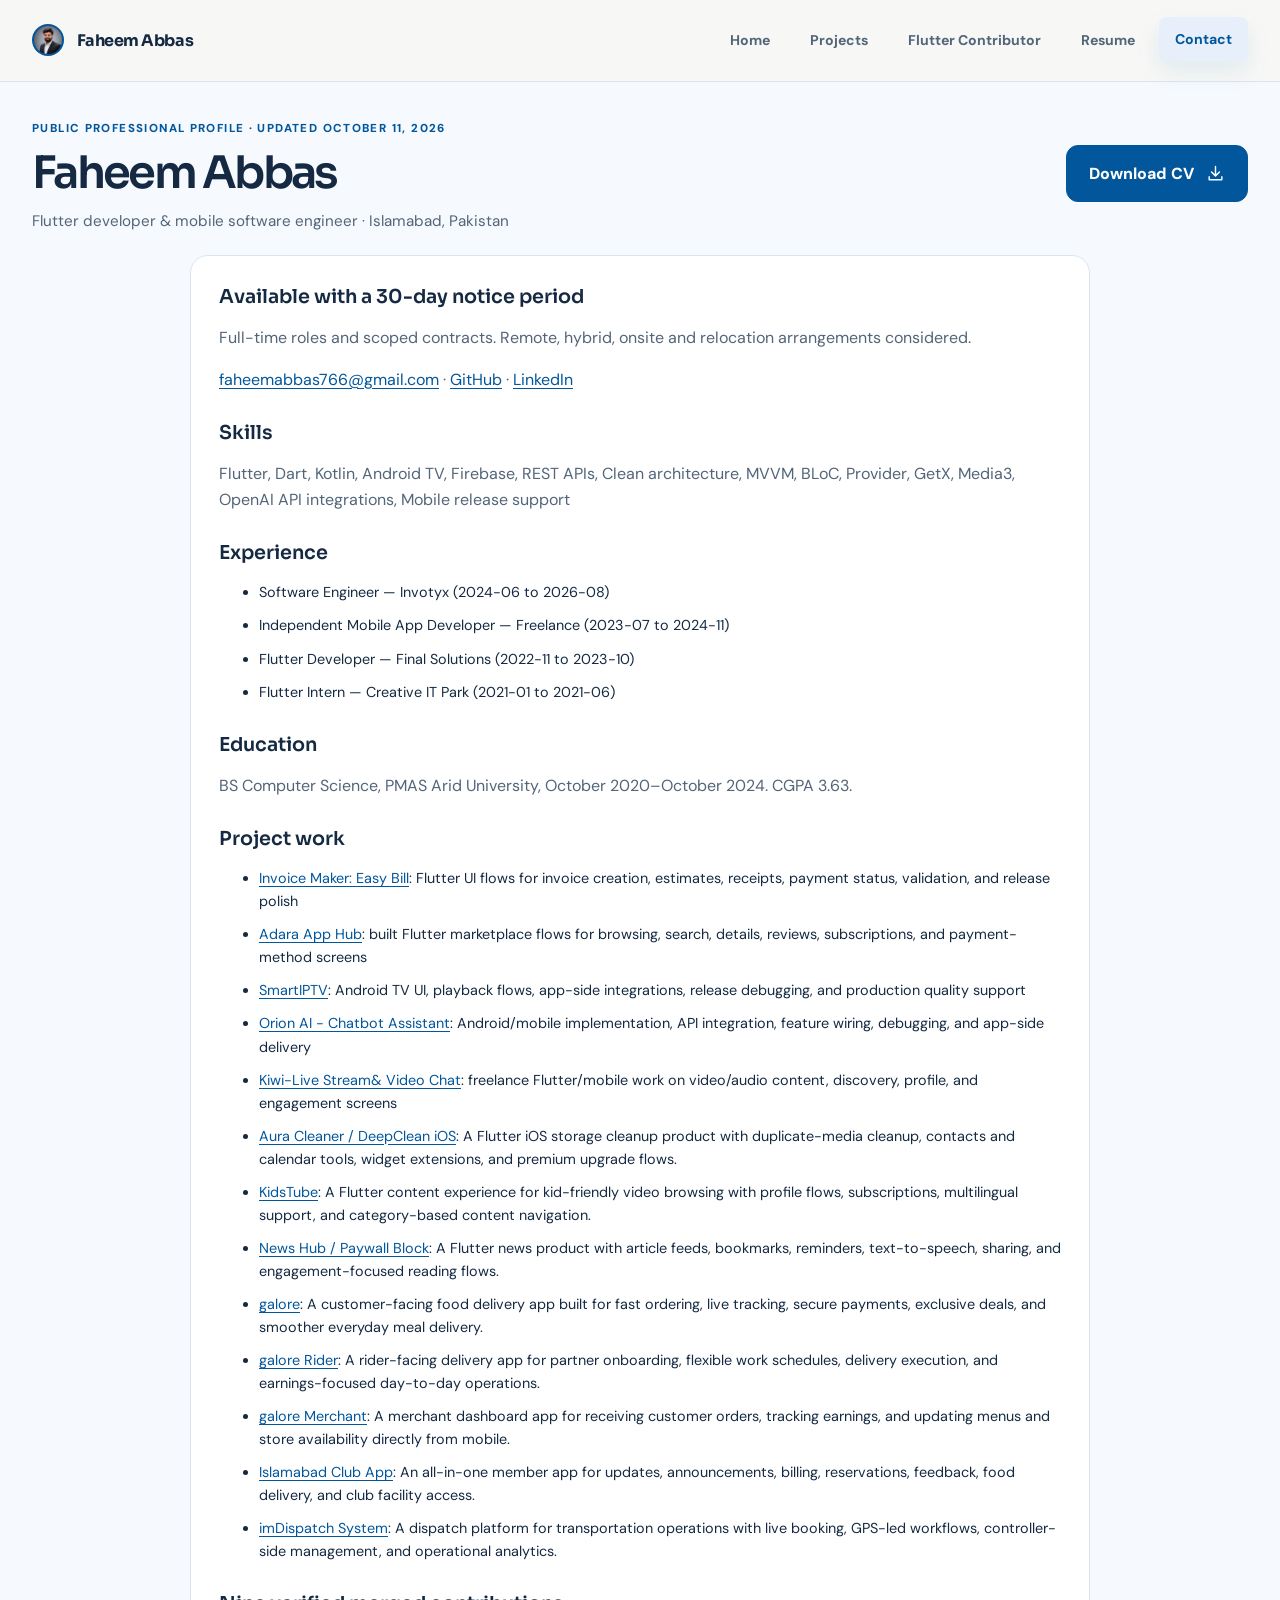
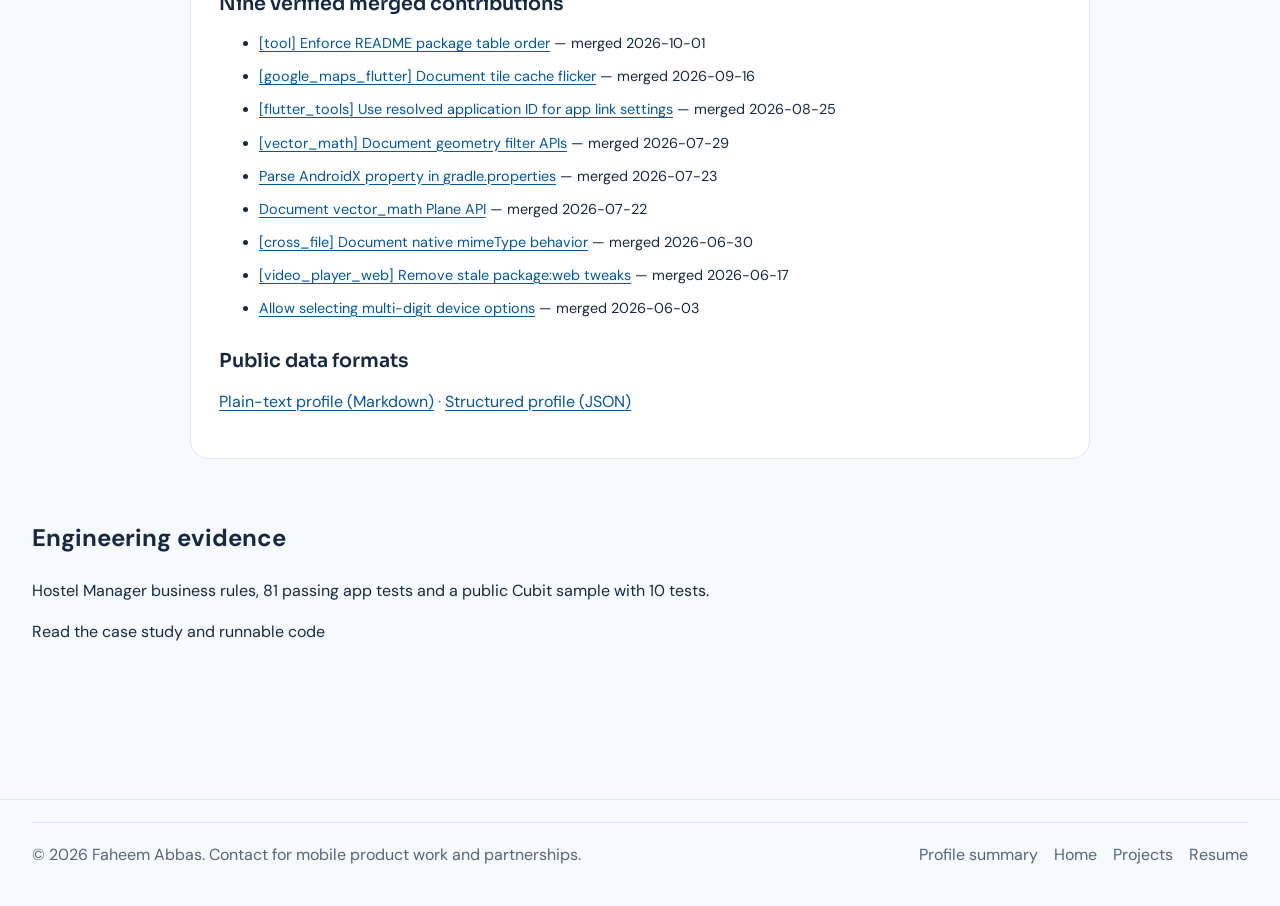
<file: profile.html>
<!DOCTYPE html>
<html lang="en">
  <head>
    <meta charset="utf-8" />
    <meta name="viewport" content="width=device-width, initial-scale=1" />
    <meta name="theme-color" content="#071a2c" />
    <meta name="description" content="Faheem Abbas, Flutter developer and mobile software engineer in Islamabad. Public skills, experience, shipped projects and nine verified merged Flutter contributions. 30-day notice period." />
    <meta name="author" content="Faheem Abbas" />
    <meta
      name="keywords"
      content="contact Flutter developer Pakistan, hire Flutter developer, Android developer Pakistan, iOS developer Pakistan, Faheem Abbas"
    />
    <meta name="robots" content="index, follow" />
    <link rel="canonical" href="https://faheemabbas766.github.io/profile.html" />
    <link rel="me" href="https://github.com/faheemabbas766" />
    <link rel="me" href="https://linkedin.com/in/faheemabbas766" />
    <meta property="og:type" content="website" />
    <meta property="og:site_name" content="Faheem Abbas Portfolio" />
    <meta property="og:title" content="Faheem Abbas | Flutter Developer in Islamabad" />
    <meta
      property="og:description"
      content="Contact Faheem Abbas for Flutter, Android, iOS, AI-assisted delivery, and mobile product development work."
    />
    <meta property="og:url" content="https://faheemabbas766.github.io/profile.html" />
    <meta
      property="og:image"
      content="https://faheemabbas766.github.io/assets/profile-hero.jpg"
    />
    <meta property="og:image:width" content="1254" />
    <meta property="og:image:height" content="1254" />
    <meta name="twitter:card" content="summary_large_image" />
    <meta property="twitter:title" content="Faheem Abbas | Flutter Developer in Islamabad" />
    <meta
      name="twitter:description"
      content="Reach out for mobile application builds, redesigns, AI tools, native Android, Flutter iOS, or Flutter product delivery."
    />
    <title>Faheem Abbas | Flutter Developer in Islamabad | Public Profile</title>
    <link rel="icon" type="image/x-icon" href="assets/favicon.ico" />
    <link rel="preload" href="assets/fonts/dm-sans-latin.woff2" as="font" type="font/woff2" crossorigin />
    <link rel="preload" href="assets/fonts/sora-latin.woff2" as="font" type="font/woff2" crossorigin />
    <link rel="preconnect" href="https://cdn.jsdelivr.net" crossorigin />
    <link href="https://cdn.jsdelivr.net/npm/bootstrap-icons@1.11.3/font/bootstrap-icons.css" rel="stylesheet" media="print" onload="this.media='all'" />
    <noscript><link href="https://cdn.jsdelivr.net/npm/bootstrap-icons@1.11.3/font/bootstrap-icons.css" rel="stylesheet" /></noscript>
    <link href="css/styles.min.css" rel="stylesheet" />
    <script type="application/ld+json">{"@context": "https://schema.org", "@type": "ContactPage", "name": "Contact Faheem Abbas", "url": "https://faheemabbas766.github.io/contact.html", "description": "Contact page for Faheem Abbas, a Flutter developer in Pakistan."}</script>
    <script type="application/ld+json">{"@context": "https://schema.org", "@type": "BreadcrumbList", "itemListElement": [{"@type": "ListItem", "position": 1, "name": "Home", "item": "https://faheemabbas766.github.io/"}, {"@type": "ListItem", "position": 2, "name": "Contact", "item": "https://faheemabbas766.github.io/contact.html"}]}</script>
      <link href="css/refresh.css?v=20261006-4" rel="stylesheet" />
  <link rel="alternate" type="text/markdown" href="https://faheemabbas766.github.io/profile.md" title="Public professional profile" />
<link rel="alternate" type="application/json" href="https://faheemabbas766.github.io/profile.json" title="Structured public profile" />
</head>
  <body data-page="contact">
    <a class="skip-link" href="#main-content">Skip to content</a>
    <header class="site-header">
      <div class="container nav-wrap">
        <a class="brand" href="index.html">
          <span class="brand-avatar-wrap">
            <img class="brand-avatar" src="assets/profile-avatar-64.webp" srcset="assets/profile-avatar-64.webp 1x, assets/profile-avatar.webp 2x" alt="Faheem Abbas" width="32" height="32" decoding="async" />
          </span>
          Faheem Abbas
        </a>
        <button class="menu-toggle" type="button" aria-label="Toggle navigation" aria-expanded="false" aria-controls="primary-nav">
          <i class="bi bi-list"></i>
        </button>
        <nav id="primary-nav" class="site-nav" aria-label="Primary navigation">
          <a href="index.html">Home</a>
          <a href="projects.html">Projects</a>
          <a href="flutter-contributors-pakistan.html">Flutter Contributor</a>
          <a href="resume.html">Resume</a>
          <a href="contact.html">Contact</a>
        </nav>
      </div>
    </header>

    <main id="main-content" class="page-shell"><section class="container work-intro"><div><div class="eyebrow">Public professional profile · Updated October 11, 2026</div><h1>Faheem Abbas</h1><p>Flutter developer & mobile software engineer · Islamabad, Pakistan</p></div><a class="button" href="https://faheemabbas766.github.io/assets/Faheem_Abbas_Flutter_Developer_CV.pdf">Download CV <svg class="ui-icon" viewBox="0 0 24 24" fill="none" stroke="currentColor" stroke-width="1.8" stroke-linecap="round" stroke-linejoin="round" aria-hidden="true" focusable="false"><path d="M12 3v12 m-5-5 5 5 5-5 M4 16v4h16v-4" /></svg></a></section><section class="container profile-summary"><h2>Available with a 30-day notice period</h2><p>Full-time roles and scoped contracts. Remote, hybrid, onsite and relocation arrangements considered.</p><p><a href="mailto:faheemabbas766@gmail.com">faheemabbas766@gmail.com</a> · <a href="https://github.com/faheemabbas766">GitHub</a> · <a href="https://www.linkedin.com/in/faheemabbas766/">LinkedIn</a></p><h2>Skills</h2><p>Flutter, Dart, Kotlin, Android TV, Firebase, REST APIs, Clean architecture, MVVM, BLoC, Provider, GetX, Media3, OpenAI API integrations, Mobile release support</p><h2>Experience</h2><ul><li>Software Engineer — Invotyx (2024-06 to 2026-08)</li><li>Independent Mobile App Developer — Freelance (2023-07 to 2024-11)</li><li>Flutter Developer — Final Solutions (2022-11 to 2023-10)</li><li>Flutter Intern — Creative IT Park (2021-01 to 2021-06)</li></ul><h2>Education</h2><p>BS Computer Science, PMAS Arid University, October 2020–October 2024. CGPA 3.63.</p><h2>Project work</h2><ul><li><a href="https://faheemabbas766.github.io/projects.html#invoice-maker-easy-bill">Invoice Maker: Easy Bill</a>: Flutter UI flows for invoice creation, estimates, receipts, payment status, validation, and release polish</li><li><a href="https://faheemabbas766.github.io/projects.html#adara-app-hub">Adara App Hub</a>: built Flutter marketplace flows for browsing, search, details, reviews, subscriptions, and payment-method screens</li><li><a href="https://faheemabbas766.github.io/projects.html#smartiptv">SmartIPTV</a>: Android TV UI, playback flows, app-side integrations, release debugging, and production quality support</li><li><a href="https://faheemabbas766.github.io/projects.html#orion-ai-chatbot-assistant">Orion AI - Chatbot Assistant</a>: Android/mobile implementation, API integration, feature wiring, debugging, and app-side delivery</li><li><a href="https://faheemabbas766.github.io/projects.html#kiwi-live-stream-video-chat">Kiwi-Live Stream&amp; Video Chat</a>: freelance Flutter/mobile work on video/audio content, discovery, profile, and engagement screens</li><li><a href="https://faheemabbas766.github.io/projects.html#aura-cleaner-deepclean-ios">Aura Cleaner / DeepClean iOS</a>: A Flutter iOS storage cleanup product with duplicate-media cleanup, contacts and calendar tools, widget extensions, and premium upgrade flows.</li><li><a href="https://faheemabbas766.github.io/projects.html#kidstube">KidsTube</a>: A Flutter content experience for kid-friendly video browsing with profile flows, subscriptions, multilingual support, and category-based content navigation.</li><li><a href="https://faheemabbas766.github.io/projects.html#news-hub-paywall-block">News Hub / Paywall Block</a>: A Flutter news product with article feeds, bookmarks, reminders, text-to-speech, sharing, and engagement-focused reading flows.</li><li><a href="https://faheemabbas766.github.io/projects.html#galore">galore</a>: A customer-facing food delivery app built for fast ordering, live tracking, secure payments, exclusive deals, and smoother everyday meal delivery.</li><li><a href="https://faheemabbas766.github.io/projects.html#galore-rider">galore Rider</a>: A rider-facing delivery app for partner onboarding, flexible work schedules, delivery execution, and earnings-focused day-to-day operations.</li><li><a href="https://faheemabbas766.github.io/projects.html#galore-merchant">galore Merchant</a>: A merchant dashboard app for receiving customer orders, tracking earnings, and updating menus and store availability directly from mobile.</li><li><a href="https://faheemabbas766.github.io/projects.html#islamabad-club-app">Islamabad Club App</a>: An all-in-one member app for updates, announcements, billing, reservations, feedback, food delivery, and club facility access.</li><li><a href="https://faheemabbas766.github.io/projects.html#imdispatch-system">imDispatch System</a>: A dispatch platform for transportation operations with live booking, GPS-led workflows, controller-side management, and operational analytics.</li></ul><h2>Nine verified merged contributions</h2><ul><li><a href="https://github.com/flutter/packages/pull/12316">[tool] Enforce README package table order</a> — merged 2026-10-01</li><li><a href="https://github.com/flutter/packages/pull/12315">[google_maps_flutter] Document tile cache flicker</a> — merged 2026-09-16</li><li><a href="https://github.com/flutter/flutter/pull/189488">[flutter_tools] Use resolved application ID for app link settings</a> — merged 2026-08-25</li><li><a href="https://github.com/flutter/core-packages/pull/22">[vector_math] Document geometry filter APIs</a> — merged 2026-07-29</li><li><a href="https://github.com/flutter/flutter/pull/188372">Parse AndroidX property in gradle.properties</a> — merged 2026-07-23</li><li><a href="https://github.com/flutter/core-packages/pull/12">Document vector_math Plane API</a> — merged 2026-07-22</li><li><a href="https://github.com/flutter/packages/pull/11662">[cross_file] Document native mimeType behavior</a> — merged 2026-06-30</li><li><a href="https://github.com/flutter/packages/pull/11820">[video_player_web] Remove stale package:web tweaks</a> — merged 2026-06-17</li><li><a href="https://github.com/flutter/flutter/pull/186184">Allow selecting multi-digit device options</a> — merged 2026-06-03</li></ul><h2>Public data formats</h2><p><a href="profile.md">Plain-text profile (Markdown)</a> · <a href="profile.json">Structured profile (JSON)</a></p></section><section class="container section"><h2>Engineering evidence</h2><p>Hostel Manager business rules, 81 passing app tests and a public Cubit sample with 10 tests.</p><a href="engineering.html">Read the case study and runnable code</a></section></main>

    <footer class="footer">
      <div class="container footer-inner">
        <div>© 2026 Faheem Abbas. Contact for mobile product work and partnerships.</div>
        <div class="footer-links"><a href="profile.html">Profile summary</a>
          <a href="index.html">Home</a>
          <a href="projects.html">Projects</a>
          <a href="resume.html">Resume</a>
        </div>
      </div>
    </footer>

    <script src="js/site.js?v=20261006-4" defer></script>
  </body>
</html>
</file>
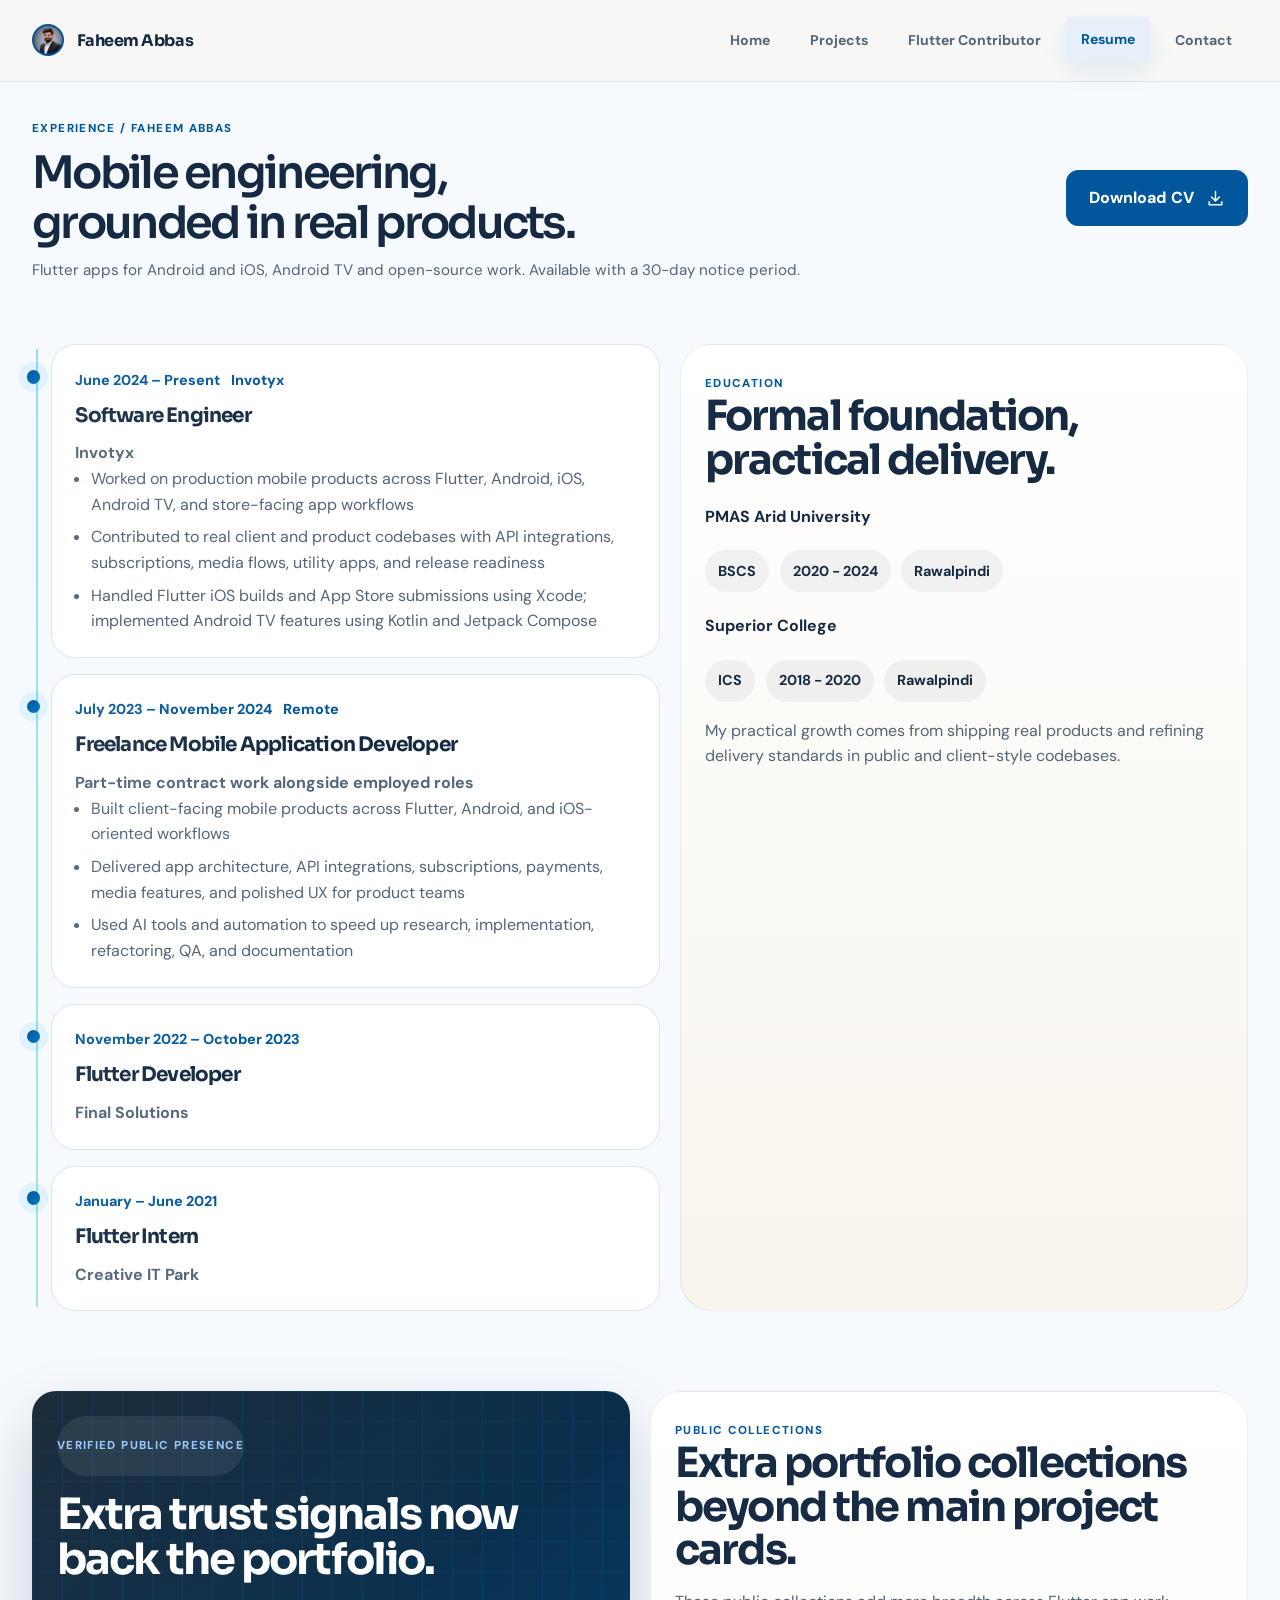
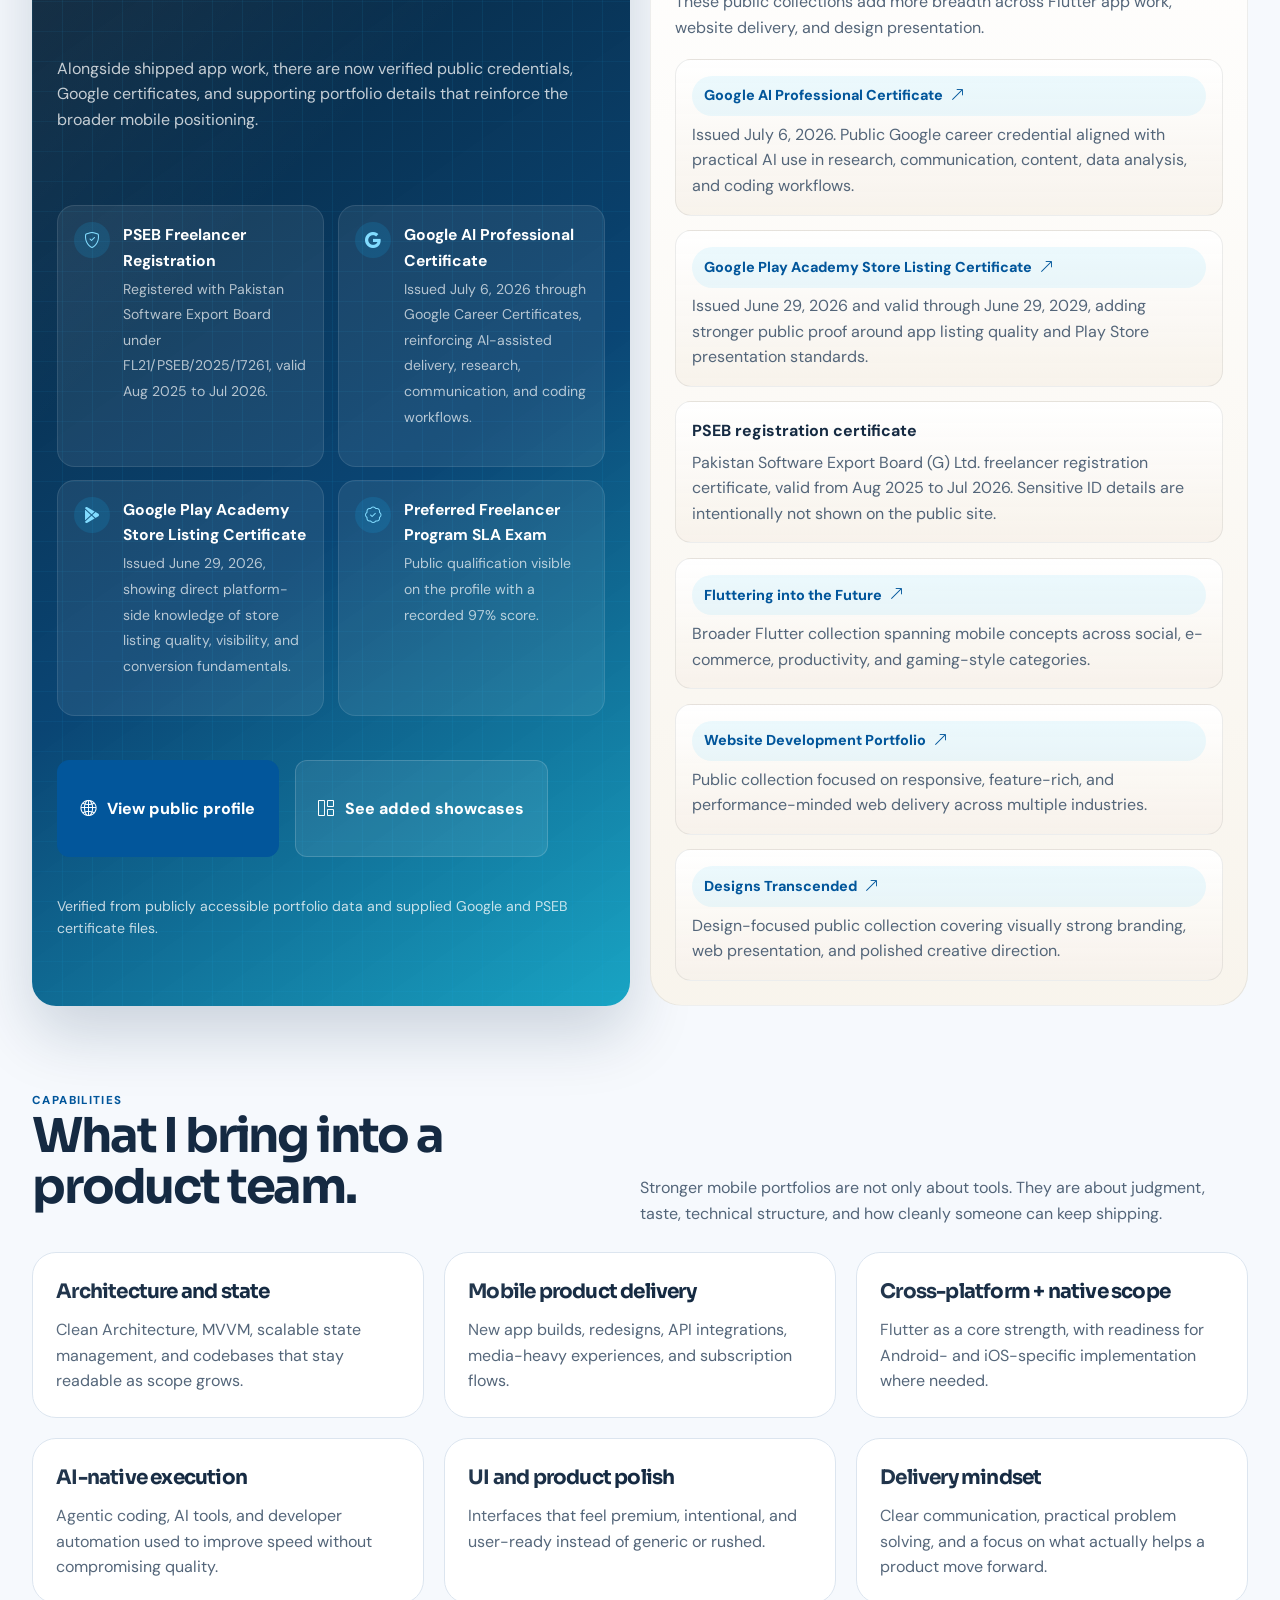
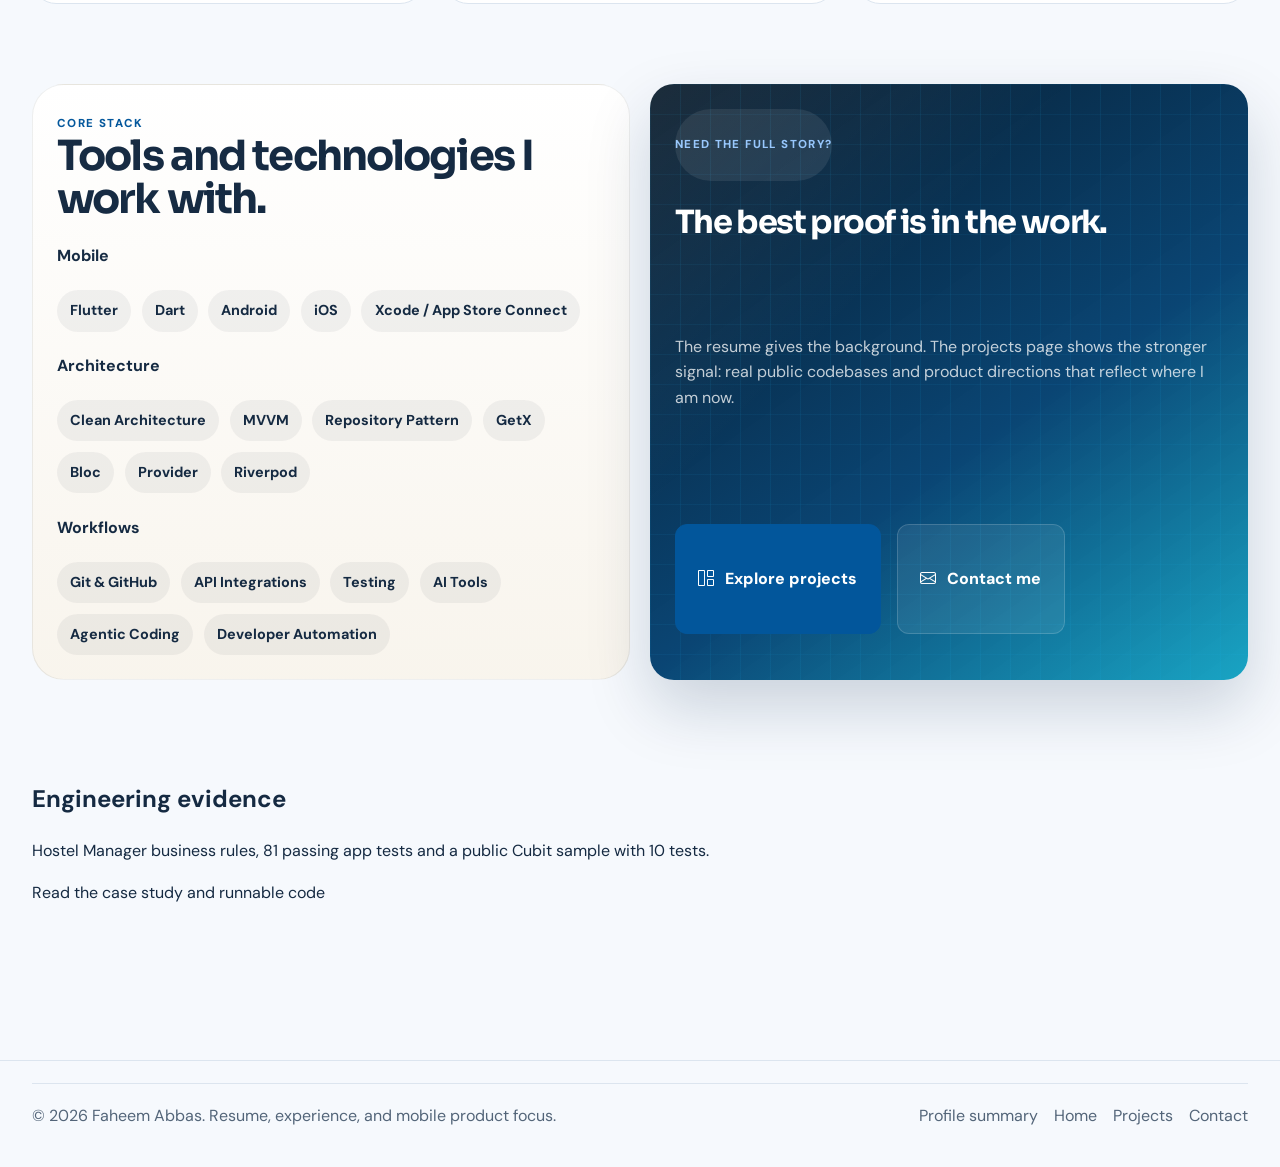
<file: resume.html>
<!DOCTYPE html>
<html lang="en">
  <head>
    <meta charset="utf-8" />
    <meta name="viewport" content="width=device-width, initial-scale=1" />
    <meta name="theme-color" content="#071a2c" />
    <meta
      name="description"
      content="Resume of Faheem Abbas, a mobile application developer in Pakistan working across Flutter, Android, iOS, product delivery, Google-certified AI workflows, and public Flutter contributions."
    />
    <meta name="author" content="Faheem Abbas" />
    <meta
      name="keywords"
      content="Faheem Abbas resume, mobile application developer resume, Flutter contributor, Android developer resume, iOS developer resume, Google AI Professional Certificate"
    />
    <meta name="robots" content="index, follow" />
    <link rel="canonical" href="https://faheemabbas766.github.io/resume.html" />
    <link rel="me" href="https://github.com/faheemabbas766" />
    <link rel="me" href="https://linkedin.com/in/faheemabbas766" />
    <meta property="og:type" content="website" />
    <meta property="og:site_name" content="Faheem Abbas Portfolio" />
    <meta property="og:title" content="Resume | Faheem Abbas | Mobile Application Developer" />
    <meta
      property="og:description"
      content="Resume and background for a mobile application developer in Pakistan focused on Flutter, Android, iOS, clean architecture, Google-certified AI workflows, and public Flutter contributions."
    />
    <meta
      property="og:url"
      content="https://faheemabbas766.github.io/resume.html"
    />
    <meta
      property="og:image"
      content="https://faheemabbas766.github.io/assets/profile-hero.jpg"
    />
    <meta property="og:image:width" content="1254" />
    <meta property="og:image:height" content="1254" />
    <meta name="twitter:card" content="summary_large_image" />
    <meta name="twitter:title" content="Resume | Faheem Abbas | Mobile Application Developer" />
    <meta
      name="twitter:description"
      content="Experience, capabilities, and mobile product positioning across Flutter, Android, iOS, Google-certified AI workflows, and public Flutter contributions."
    />
    <title>Resume | Faheem Abbas | Mobile Application Developer in Pakistan</title>
    <link rel="icon" type="image/x-icon" href="assets/favicon.ico" />    <link rel="preconnect" href="https://cdn.jsdelivr.net" crossorigin />
    <link rel="preload" href="assets/fonts/dm-sans-latin.woff2" as="font" type="font/woff2" crossorigin />
    <link rel="preload" href="assets/fonts/sora-latin.woff2" as="font" type="font/woff2" crossorigin />
    <link href="https://cdn.jsdelivr.net/npm/bootstrap-icons@1.11.3/font/bootstrap-icons.css" rel="stylesheet" media="print" onload="this.media='all'" />
    <noscript><link href="https://cdn.jsdelivr.net/npm/bootstrap-icons@1.11.3/font/bootstrap-icons.css" rel="stylesheet" /></noscript>
    <link href="css/styles.min.css" rel="stylesheet" />
    <script type="application/ld+json">{"@context": "https://schema.org", "@type": "ProfilePage", "name": "Resume | Faheem Abbas", "url": "https://faheemabbas766.github.io/resume.html", "description": "Resume and profile page for Faheem Abbas, a Flutter developer in Pakistan.", "mainEntity": {"@type": "Person", "@id": "https://faheemabbas766.github.io/#faheem-abbas", "name": "Faheem Abbas", "url": "https://faheemabbas766.github.io/", "jobTitle": "Flutter Developer and Mobile Software Engineer", "description": "Flutter developer and mobile software engineer in Islamabad, Pakistan, available for full-time roles and scoped contracts.", "email": "mailto:faheemabbas766@gmail.com", "image": "https://faheemabbas766.github.io/assets/profile-hero.jpg", "homeLocation": {"@type": "Place", "name": "Islamabad, Pakistan"}, "sameAs": ["https://github.com/faheemabbas766", "https://www.linkedin.com/in/faheemabbas766/"], "knowsAbout": ["Flutter", "Dart", "Kotlin", "Android TV", "Firebase", "REST APIs", "Clean architecture", "MVVM", "BLoC", "Provider", "GetX", "Media3", "OpenAI API integrations", "Mobile release support"], "alumniOf": {"@type": "CollegeOrUniversity", "name": "PMAS Arid University"}}}</script>
    <script type="application/ld+json">{"@context": "https://schema.org", "@type": "BreadcrumbList", "itemListElement": [{"@type": "ListItem", "position": 1, "name": "Home", "item": "https://faheemabbas766.github.io/"}, {"@type": "ListItem", "position": 2, "name": "Resume", "item": "https://faheemabbas766.github.io/resume.html"}]}</script>
      <link href="css/refresh.css?v=20261006-4" rel="stylesheet" />
  <link rel="alternate" type="text/markdown" href="https://faheemabbas766.github.io/profile.md" title="Public professional profile" />
<link rel="alternate" type="application/json" href="https://faheemabbas766.github.io/profile.json" title="Structured public profile" />
</head>
  <body data-page="resume">
    <a class="skip-link" href="#main-content">Skip to content</a>
    <header class="site-header">
      <div class="container nav-wrap">
        <a class="brand" href="index.html">
          <span class="brand-avatar-wrap">
            <img class="brand-avatar" src="assets/profile-avatar-64.webp" srcset="assets/profile-avatar-64.webp 1x, assets/profile-avatar.webp 2x" alt="Faheem Abbas" width="32" height="32" decoding="async" />
          </span>
          Faheem Abbas
        </a>
        <button class="menu-toggle" type="button" aria-label="Toggle navigation" aria-expanded="false" aria-controls="primary-nav">
          <i class="bi bi-list"></i>
        </button>
        <nav id="primary-nav" class="site-nav" aria-label="Primary navigation">
          <a href="index.html">Home</a>
          <a href="projects.html">Projects</a>
          <a href="flutter-contributors-pakistan.html">Flutter Contributor</a>
          <a href="resume.html">Resume</a>
          <a href="contact.html">Contact</a>
        </nav>
      </div>
    </header>

    <main id="main-content" class="page-shell">
      <section class="container work-intro"><div><div class="eyebrow">Experience / Faheem Abbas</div><h1>Mobile engineering,<br>grounded in real products.</h1><p>Flutter apps for Android and iOS, Android TV and open-source work. Available with a 30-day notice period.</p></div><a class="button" href="assets/Faheem_Abbas_Flutter_Developer_CV.pdf" download>Download CV <svg class="ui-icon" viewBox="0 0 24 24" fill="none" stroke="currentColor" stroke-width="1.8" stroke-linecap="round" stroke-linejoin="round" aria-hidden="true" focusable="false"><path d="M12 3v12 m-5-5 5 5 5-5 M4 16v4h16v-4" /></svg></a></section>

      <section class="section">
        <div class="container timeline-grid">
          <div class="timeline reveal">
            <article class="timeline-card">
              <div class="timeline-meta">
                <span>June 2024 – Present</span>
                <span>Invotyx</span>
              </div>
              <h3 class="timeline-title">Software Engineer</h3>
              <p class="timeline-subtitle">Invotyx</p>
              <ul class="timeline-points">
                <li>Worked on production mobile products across Flutter, Android, iOS, Android TV, and store-facing app workflows</li>
                <li>Contributed to real client and product codebases with API integrations, subscriptions, media flows, utility apps, and release readiness</li>
                <li>Handled Flutter iOS builds and App Store submissions using Xcode; implemented Android TV features using Kotlin and Jetpack Compose</li>
              </ul>
            </article>

            <article class="timeline-card">
              <div class="timeline-meta">
                <span>July 2023 – November 2024</span>
                <span>Remote</span>
              </div>
              <h3 class="timeline-title">Freelance Mobile Application Developer</h3>
              <p class="timeline-subtitle">Part-time contract work alongside employed roles</p>
              <ul class="timeline-points">
                <li>Built client-facing mobile products across Flutter, Android, and iOS-oriented workflows</li>
                <li>Delivered app architecture, API integrations, subscriptions, payments, media features, and polished UX for product teams</li>
                <li>Used AI tools and automation to speed up research, implementation, refactoring, QA, and documentation</li>
              </ul>
            </article>
<article class="timeline-card"><div class="timeline-meta"><span>November 2022 – October 2023</span></div><h3 class="timeline-title">Flutter Developer</h3><p class="timeline-subtitle">Final Solutions</p></article><article class="timeline-card"><div class="timeline-meta"><span>January – June 2021</span></div><h3 class="timeline-title">Flutter Intern</h3><p class="timeline-subtitle">Creative IT Park</p></article>
          </div>

          <div class="panel reveal reveal-delay-1">
            <div class="eyebrow">Education</div>
            <h2 class="section-title" style="font-size: clamp(1.8rem, 4vw, 2.6rem);">
              Formal foundation, practical delivery.
            </h2>
            <div class="stack-block">
              <h4>PMAS Arid University</h4>
              <div class="stack-list">
                <span>BSCS</span>
                <span>2020 - 2024</span>
                <span>Rawalpindi</span>
              </div>
            </div>
            <div class="stack-block">
              <h4>Superior College</h4>
              <div class="stack-list">
                <span>ICS</span>
                <span>2018 - 2020</span>
                <span>Rawalpindi</span>
              </div>
            </div>
            <p class="section-copy" style="margin-top: 1rem;">
              My practical growth comes from shipping real products and refining delivery standards
              in public and client-style codebases.
            </p>
          </div>
        </div>
      </section>

      <section class="section">
        <div class="container two-column">
          <article class="availability-card reveal">
            <div class="eyebrow" style="background: rgba(255,255,255,0.08); color: #93c5fd;">Verified public presence</div>
            <h2 class="section-title" style="margin: 0; font-size: clamp(1.9rem, 4vw, 2.7rem);">
              Extra trust signals now back the portfolio.
            </h2>
            <p>
              Alongside shipped app work, there are now verified public credentials,
              Google certificates, and supporting portfolio details that reinforce the broader mobile
              positioning.
            </p>

            <div class="fit-grid">
              <div class="fit-item">
                <i class="bi bi-shield-check"></i>
                <div>
                  <strong>PSEB Freelancer Registration</strong>
                  <span>Registered with Pakistan Software Export Board under FL21/PSEB/2025/17261, valid Aug 2025 to Jul 2026.</span>
                </div>
              </div>
              <div class="fit-item">
                <i class="bi bi-google"></i>
                <div>
                  <strong>Google AI Professional Certificate</strong>
                  <span>Issued July 6, 2026 through Google Career Certificates, reinforcing AI-assisted delivery, research, communication, and coding workflows.</span>
                </div>
              </div>
              <div class="fit-item">
                <i class="bi bi-google-play"></i>
                <div>
                  <strong>Google Play Academy Store Listing Certificate</strong>
                  <span>Issued June 29, 2026, showing direct platform-side knowledge of store listing quality, visibility, and conversion fundamentals.</span>
                </div>
              </div>
              <div class="fit-item">
                <i class="bi bi-patch-check"></i>
                <div>
                  <strong>Preferred Freelancer Program SLA Exam</strong>
                  <span>Public qualification visible on the profile with a recorded 97% score.</span>
                </div>
              </div>
            </div>

            <div class="button-row">
              <a class="button" href="https://www.freelancer.com/u/faheemabbas766" target="_blank" rel="noreferrer">
                <i class="bi bi-globe2"></i>
                View public profile
              </a>
              <a class="button-secondary" href="projects.html#public-highlights">
                <i class="bi bi-grid-1x2"></i>
                See added showcases
              </a>
            </div>

            <p class="proof-source">Verified from publicly accessible portfolio data and supplied Google and PSEB certificate files.</p>
          </article>

          <article class="panel reveal reveal-delay-1">
            <div class="eyebrow">Public collections</div>
            <h2 class="section-title" style="font-size: clamp(1.8rem, 4vw, 2.6rem);">
              Extra portfolio collections beyond the main project cards.
            </h2>
            <p class="section-copy">
              These public collections add more breadth across Flutter app work, website delivery,
              and design presentation.
            </p>

            <ul class="proof-list">
              <li>
                <a class="text-link" href="https://www.credly.com/badges/e450e7d2-262d-410f-8982-a07d27cff1f8" target="_blank" rel="noreferrer">
                  Google AI Professional Certificate <i class="bi bi-arrow-up-right"></i>
                </a>
                <span>Issued July 6, 2026. Public Google career credential aligned with practical AI use in research, communication, content, data analysis, and coding workflows.</span>
              </li>
              <li>
                <a class="text-link" href="assets/certificates/google-play-store-listing-certificate.png" target="_blank" rel="noreferrer">
                  Google Play Academy Store Listing Certificate <i class="bi bi-arrow-up-right"></i>
                </a>
                <span>Issued June 29, 2026 and valid through June 29, 2029, adding stronger public proof around app listing quality and Play Store presentation standards.</span>
              </li>
              <li>
                <strong>PSEB registration certificate</strong>
                <span>Pakistan Software Export Board (G) Ltd. freelancer registration certificate, valid from Aug 2025 to Jul 2026. Sensitive ID details are intentionally not shown on the public site.</span>
              </li>
              <li>
                <a class="text-link" href="https://www.freelancer.com/u/faheemabbas766/portfolio/fluttering-into-the-future-showcasing-my-stellar-mobile-app-11178608" target="_blank" rel="noreferrer">
                  Fluttering into the Future <i class="bi bi-arrow-up-right"></i>
                </a>
                <span>Broader Flutter collection spanning mobile concepts across social, e-commerce, productivity, and gaming-style categories.</span>
              </li>
              <li>
                <a class="text-link" href="https://www.freelancer.com/u/faheemabbas766/portfolio/exploring-my-dynamic-website-development-portfolio-11178636" target="_blank" rel="noreferrer">
                  Website Development Portfolio <i class="bi bi-arrow-up-right"></i>
                </a>
                <span>Public collection focused on responsive, feature-rich, and performance-minded web delivery across multiple industries.</span>
              </li>
              <li>
                <a class="text-link" href="https://www.freelancer.com/u/faheemabbas766/portfolio/designs-transcended-a-perfect-portfolio-of-creativity-11178653" target="_blank" rel="noreferrer">
                  Designs Transcended <i class="bi bi-arrow-up-right"></i>
                </a>
                <span>Design-focused public collection covering visually strong branding, web presentation, and polished creative direction.</span>
              </li>
            </ul>
          </article>
        </div>
      </section>

      <section class="section">
        <div class="container">
          <div class="section-head">
            <div>
              <div class="eyebrow">Capabilities</div>
              <h2 class="section-title">What I bring into a product team.</h2>
            </div>
            <p class="section-copy">
              Stronger mobile portfolios are not only about tools. They are about judgment, taste,
              technical structure, and how cleanly someone can keep shipping.
            </p>
          </div>

          <div class="capability-grid">
            <article class="value-card reveal">
              <h3>Architecture and state</h3>
              <p>Clean Architecture, MVVM, scalable state management, and codebases that stay readable as scope grows.</p>
            </article>
            <article class="value-card reveal reveal-delay-1">
              <h3>Mobile product delivery</h3>
              <p>New app builds, redesigns, API integrations, media-heavy experiences, and subscription flows.</p>
            </article>
            <article class="value-card reveal reveal-delay-2">
              <h3>Cross-platform + native scope</h3>
              <p>Flutter as a core strength, with readiness for Android- and iOS-specific implementation where needed.</p>
            </article>
            <article class="value-card reveal">
              <h3>AI-native execution</h3>
              <p>Agentic coding, AI tools, and developer automation used to improve speed without compromising quality.</p>
            </article>
            <article class="value-card reveal reveal-delay-1">
              <h3>UI and product polish</h3>
              <p>Interfaces that feel premium, intentional, and user-ready instead of generic or rushed.</p>
            </article>
            <article class="value-card reveal reveal-delay-2">
              <h3>Delivery mindset</h3>
              <p>Clear communication, practical problem solving, and a focus on what actually helps a product move forward.</p>
            </article>
          </div>
        </div>
      </section>

      <section class="section">
        <div class="container two-column">
          <article class="panel reveal">
            <div class="eyebrow">Core stack</div>
            <h2 class="section-title" style="font-size: clamp(1.8rem, 4vw, 2.6rem);">
              Tools and technologies I work with.
            </h2>

            <div class="stack-block">
              <h4>Mobile</h4>
              <div class="stack-list">
                <span>Flutter</span>
                <span>Dart</span>
                <span>Android</span>
                <span>iOS</span>
                <span>Xcode / App Store Connect</span>
              </div>
            </div>

            <div class="stack-block">
              <h4>Architecture</h4>
              <div class="stack-list">
                <span>Clean Architecture</span>
                <span>MVVM</span>
                <span>Repository Pattern</span>
                <span>GetX</span>
                <span>Bloc</span>
                <span>Provider</span>
                <span>Riverpod</span>
              </div>
            </div>

            <div class="stack-block">
              <h4>Workflows</h4>
              <div class="stack-list">
                <span>Git & GitHub</span>
                <span>API Integrations</span>
                <span>Testing</span>
                <span>AI Tools</span>
                <span>Agentic Coding</span>
                <span>Developer Automation</span>
              </div>
            </div>
          </article>

          <article class="availability-card reveal reveal-delay-1">
            <div class="eyebrow" style="background: rgba(255,255,255,0.08); color: #93c5fd;">Need the full story?</div>
            <h3 style="margin: 0; font-family: 'Sora', sans-serif; font-size: 2rem; letter-spacing: -0.05em;">
              The best proof is in the work.
            </h3>
            <p>
              The resume gives the background. The projects page shows the stronger signal:
              real public codebases and product directions that reflect where I am now.
            </p>
            <div class="button-row">
              <a class="button" href="projects.html">
                <i class="bi bi-grid-1x2"></i>
                Explore projects
              </a>
              <a class="button-secondary" href="contact.html">
                <i class="bi bi-envelope"></i>
                Contact me
              </a>
            </div>
          </article>
        </div>
      </section>
    <section class="container section"><h2>Engineering evidence</h2><p>Hostel Manager business rules, 81 passing app tests and a public Cubit sample with 10 tests.</p><a href="engineering.html">Read the case study and runnable code</a></section></main>

    <footer class="footer">
      <div class="container footer-inner">
        <div>© 2026 Faheem Abbas. Resume, experience, and mobile product focus.</div>
        <div class="footer-links"><a href="profile.html">Profile summary</a>
          <a href="index.html">Home</a>
          <a href="projects.html">Projects</a>
          <a href="contact.html">Contact</a>
        </div>
      </div>
    </footer>

    <script src="js/site.js?v=20261006-4" defer></script>
  </body>
</html>
</file>
<file: css/styles.css>
@font-face {
  font-family: "DM Sans";
  font-style: normal;
  font-weight: 400 800;
  font-display: optional;
  src: url("../assets/fonts/dm-sans-latin.woff2") format("woff2");
}

@font-face {
  font-family: "Sora";
  font-style: normal;
  font-weight: 500 700;
  font-display: optional;
  src: url("../assets/fonts/sora-latin.woff2") format("woff2");
}

:root {
  --bg: #eef8ff;
  --bg-soft: #dff4ff;
  --surface: rgba(255, 255, 255, 0.82);
  --surface-strong: rgba(255, 255, 255, 0.96);
  --surface-dark: #071a2c;
  --ink: #071522;
  --muted: #536579;
  --line: rgba(2, 86, 155, 0.13);
  --line-strong: rgba(2, 86, 155, 0.22);
  --brand: #02569b;
  --brand-2: #13b9fd;
  --accent: #00c896;
  --accent-soft: #d9f5ff;
  --success: #00a884;
  --shadow: 0 30px 90px rgba(2, 41, 74, 0.14);
  --shadow-soft: 0 16px 38px rgba(2, 41, 74, 0.08);
  --radius-xl: 32px;
  --radius-lg: 24px;
  --radius-md: 18px;
  --container: 1520px;
}

*,
*::before,
*::after {
  box-sizing: border-box;
}

html {
  scroll-behavior: smooth;
}

body {
  position: relative;
  isolation: isolate;
  margin: 0;
  min-height: 100vh;
  overflow-x: hidden;
  color: var(--ink);
  background:
    linear-gradient(90deg, rgba(2, 86, 155, 0.045) 1px, transparent 1px),
    linear-gradient(180deg, rgba(2, 86, 155, 0.045) 1px, transparent 1px),
    linear-gradient(135deg, rgba(19, 185, 253, 0.18), transparent 34%),
    linear-gradient(180deg, #f8fcff 0%, #eef8ff 48%, #f8fbff 100%);
  background-size: 34px 34px, 34px 34px, auto, auto;
  font-family: "DM Sans", sans-serif;
  line-height: 1.6;
}

body::before,
body::after {
  content: "";
  position: fixed;
  pointer-events: none;
  z-index: -1;
}

body::before {
  inset: 0;
  opacity: 0.42;
  background:
    linear-gradient(115deg, transparent 0 46%, rgba(19, 185, 253, 0.12) 46% 47%, transparent 47% 100%),
    linear-gradient(115deg, transparent 0 59%, rgba(0, 200, 150, 0.1) 59% 60%, transparent 60% 100%);
}

body::after {
  inset: auto 0 0 0;
  height: 22rem;
  opacity: 0.22;
  background: linear-gradient(180deg, transparent, rgba(2, 86, 155, 0.12));
}

img {
  max-width: 100%;
  display: block;
}

a {
  color: inherit;
  text-decoration: none;
}

button,
input,
textarea {
  font: inherit;
}

::selection {
  color: #fff;
  background: rgba(29, 78, 216, 0.85);
}

.container {
  width: min(calc(100% - clamp(1rem, 2.8vw, 3rem)), var(--container));
  margin: 0 auto;
}

.site-header {
  position: sticky;
  top: 0;
  z-index: 20;
  backdrop-filter: blur(16px);
  background: rgba(248, 252, 255, 0.74);
  border-bottom: 1px solid rgba(2, 86, 155, 0.12);
  box-shadow: 0 8px 30px rgba(2, 41, 74, 0.05);
}

.nav-wrap {
  display: flex;
  align-items: center;
  justify-content: space-between;
  gap: 1.25rem;
  padding: 1rem 0;
}

.brand {
  display: inline-flex;
  align-items: center;
  gap: 0.8rem;
  font-family: "Sora", sans-serif;
  font-size: 1.15rem;
  font-weight: 700;
  letter-spacing: -0.03em;
}

.brand-avatar-wrap {
  display: inline-flex;
  align-items: center;
  justify-content: center;
  width: 2rem;
  height: 2rem;
  border-radius: 50%;
  padding: 2px;
  background: conic-gradient(from 140deg, #02569b, #13b9fd, #00c896, #02569b);
  box-shadow: 0 0 0 6px rgba(19, 185, 253, 0.12);
  overflow: hidden;
}

.brand-avatar {
  width: 100%;
  height: 100%;
  border-radius: 50%;
  object-fit: cover;
  object-position: 62% 28%;
}

.site-nav {
  display: flex;
  align-items: center;
  gap: 0.5rem;
}

.site-nav a {
  padding: 0.7rem 1rem;
  border-radius: 999px;
  color: var(--muted);
  font-size: 0.95rem;
  font-weight: 700;
  transition: color 180ms ease, background-color 180ms ease, transform 180ms ease, box-shadow 180ms ease;
}

.site-nav a:hover,
.site-nav a.active {
  color: var(--ink);
  background: rgba(255, 255, 255, 0.92);
  transform: translateY(-1px);
  box-shadow: 0 10px 24px rgba(2, 86, 155, 0.09);
}

.menu-toggle {
  display: none;
  align-items: center;
  justify-content: center;
  width: 3rem;
  height: 3rem;
  border: 1px solid var(--line);
  border-radius: 999px;
  background: rgba(255, 255, 255, 0.75);
  color: var(--ink);
  cursor: pointer;
}

.menu-toggle i {
  font-size: 1.15rem;
}

.page-shell {
  padding: 0.5rem 0 4rem;
}

.section {
  padding: 3.2rem 0;
}

.section-compact {
  padding: 1.4rem 0 2rem;
}

.section-title {
  margin: 0 0 0.9rem;
  font-family: "Sora", sans-serif;
  font-size: clamp(2rem, 4vw, 3rem);
  line-height: 1.05;
  letter-spacing: -0.05em;
}

.section-copy,
.lead,
.subtle {
  color: var(--muted);
}

.seo-summary-card {
  position: relative;
  overflow: hidden;
  padding: clamp(1.25rem, 3vw, 2rem);
  border: 1px solid rgba(19, 185, 253, 0.18);
  border-radius: var(--radius-lg);
  background:
    radial-gradient(circle at 8% 12%, rgba(19, 185, 253, 0.18), transparent 28%),
    linear-gradient(135deg, rgba(255, 255, 255, 0.96), rgba(236, 249, 255, 0.88));
  box-shadow: var(--shadow-soft);
}

.seo-summary-card h2 {
  margin: 0.95rem 0 0.75rem;
  max-width: 18ch;
  font-family: "Sora", sans-serif;
  font-size: clamp(1.7rem, 3.3vw, 2.6rem);
  line-height: 1.02;
  letter-spacing: -0.05em;
}

.seo-summary-card p {
  max-width: 72rem;
  margin: 0 0 1.1rem;
  color: var(--muted);
}

.eyebrow {
  display: inline-flex;
  align-items: center;
  width: fit-content;
  justify-self: start;
  white-space: nowrap;
  gap: 0.7rem;
  padding: 0.5rem 0.9rem;
  border-radius: 999px;
  background: rgba(235, 248, 255, 0.9);
  border: 1px solid rgba(19, 185, 253, 0.18);
  box-shadow: var(--shadow-soft);
  color: var(--brand);
  font-size: 0.82rem;
  font-weight: 800;
  letter-spacing: 0.08em;
  text-transform: uppercase;
}

.eyebrow::before {
  content: "";
  width: 0.55rem;
  height: 0.55rem;
  border-radius: 50%;
  background: linear-gradient(135deg, var(--brand), var(--brand-2));
}

.hero {
  position: relative;
  overflow: hidden;
  display: grid;
  grid-template-columns: minmax(0, 1.02fr) minmax(0, 0.98fr);
  gap: 2.75rem;
  align-items: center;
  margin-top: 1rem;
  padding: clamp(2rem, 4vw, 3rem);
  border-radius: 42px;
  background:
    radial-gradient(circle at 12% 12%, rgba(208, 165, 108, 0.16), transparent 18%),
    radial-gradient(circle at 86% 14%, rgba(142, 188, 211, 0.14), transparent 23%),
    radial-gradient(circle at 54% 100%, rgba(83, 142, 121, 0.15), transparent 26%),
    linear-gradient(135deg, #0b1720 0%, #122f42 44%, #1d4b4c 100%);
  box-shadow: 0 46px 100px rgba(8, 16, 22, 0.24);
}

.hero::before,
.hero::after {
  content: "";
  position: absolute;
  pointer-events: none;
}

.hero::before {
  inset: auto auto -12rem -10rem;
  width: 24rem;
  height: 24rem;
  border-radius: 50%;
  background: radial-gradient(circle, rgba(255, 255, 255, 0.08), transparent 72%);
}

.hero::after {
  inset: 1.25rem;
  border: 1px solid rgba(255, 255, 255, 0.07);
  border-radius: 34px;
}

.hero-copy {
  position: relative;
  z-index: 1;
  display: grid;
  align-content: center;
  min-width: 0;
}

.hero h1,
.hero h2 {
  margin: 1rem 0 1.3rem;
  font-family: "Sora", sans-serif;
  font-size: clamp(2.75rem, 5.2vw, 4.85rem);
  line-height: 0.95;
  letter-spacing: -0.07em;
  color: #fff;
  max-width: 11ch;
}

.hero p {
  max-width: 36rem;
  margin: 0 0 1.6rem;
  color: rgba(255, 255, 255, 0.8);
  font-size: 1.07rem;
}

.hero .eyebrow {
  background: rgba(255, 255, 255, 0.1);
  border-color: rgba(255, 255, 255, 0.12);
  box-shadow: none;
  color: #d3e5f3;
}

.hero .eyebrow::before {
  background: linear-gradient(135deg, #13b9fd, #00c896);
}

.hero-actions,
.button-row {
  display: flex;
  flex-wrap: wrap;
  gap: 1rem;
  margin: 1.75rem 0 1.35rem;
}

.button,
.button-secondary,
.button-link {
  display: inline-flex;
  align-items: center;
  justify-content: center;
  gap: 0.7rem;
  min-height: 3.35rem;
  padding: 0.9rem 1.4rem;
  border-radius: 999px;
  border: 1px solid transparent;
  font-weight: 800;
  transition: transform 180ms ease, box-shadow 180ms ease, background-color 180ms ease;
}

.button {
  color: #0e1720;
  background: linear-gradient(135deg, #13b9fd, #54c5f8 52%, #00c896);
  box-shadow: 0 20px 42px rgba(19, 185, 253, 0.26);
}

.button-secondary {
  color: var(--ink);
  background: rgba(255, 255, 255, 0.88);
  border-color: rgba(15, 27, 36, 0.08);
  box-shadow: var(--shadow-soft);
}

.button-link {
  padding: 0;
  min-height: auto;
  color: var(--brand);
  font-weight: 800;
}

.hero .button-secondary,
.spotlight-card .button-secondary,
.availability-card .button-secondary {
  color: #fff;
  background: rgba(255, 255, 255, 0.08);
  border-color: rgba(255, 255, 255, 0.16);
  box-shadow: none;
}

.button:hover,
.button-secondary:hover,
.button-link:hover {
  transform: translateY(-2px);
}

.button:hover {
  box-shadow: 0 24px 48px rgba(19, 185, 253, 0.32);
}

.hero-metrics,
.inline-meta,
.stack-tags,
.pill-row,
.service-tags,
.project-tags,
.mini-tags {
  display: flex;
  flex-wrap: wrap;
  gap: 0.8rem;
}

.metric-chip,
.pill,
.tag {
  display: inline-flex;
  align-items: center;
  gap: 0.55rem;
  padding: 0.72rem 0.95rem;
  border-radius: 999px;
  border: 1px solid rgba(15, 23, 42, 0.08);
  background: var(--surface-strong);
  box-shadow: var(--shadow-soft);
  color: var(--muted);
  font-size: 0.92rem;
  font-weight: 700;
}

.metric-chip i,
.pill i,
.tag i {
  color: var(--brand);
}

.hero .metric-chip {
  background: rgba(255, 255, 255, 0.08);
  border-color: rgba(255, 255, 255, 0.12);
  box-shadow: none;
  color: rgba(255, 255, 255, 0.84);
}

.hero .metric-chip i {
  color: #82dcff;
}

.hero-visual {
  position: relative;
  min-height: 38rem;
  z-index: 1;
  min-width: 0;
}

.hero-card {
  position: relative;
  height: 100%;
  min-height: 38rem;
  overflow: hidden;
  border-radius: 34px;
  background: #0b1319;
  border: 1px solid rgba(255, 255, 255, 0.1);
  box-shadow: 0 30px 80px rgba(0, 0, 0, 0.28);
}

.hero-card picture,
.contributor-score-card picture {
  position: absolute;
  inset: 0;
  display: block;
}

.hero-card::before,
.hero-card::after {
  content: "";
  position: absolute;
  pointer-events: none;
  z-index: 0;
}

.hero-card::before {
  inset: 0;
  z-index: 1;
  background: linear-gradient(180deg, rgba(9, 14, 18, 0.02) 0%, rgba(9, 14, 18, 0.14) 34%, rgba(9, 14, 18, 0.76) 100%);
}

.hero-card::after {
  inset: 1rem;
  z-index: 2;
  border: 1px solid rgba(255, 255, 255, 0.08);
  border-radius: 28px;
}

.hero-avatar {
  position: absolute;
  inset: 0;
  width: 100%;
  height: 100%;
  margin: 0;
  object-fit: cover;
  object-position: 66% center;
  filter: saturate(104%);
}

.hero-overlay {
  position: absolute;
  left: 1.35rem;
  right: 1.35rem;
  z-index: 3;
  display: flex;
  gap: 0.75rem;
}

.hero-overlay--top {
  top: 1.35rem;
  align-items: flex-start;
  justify-content: space-between;
}

.hero-overlay--bottom {
  bottom: 1.35rem;
  flex-direction: column;
  align-items: flex-start;
}

.hero-badge {
  max-width: 16rem;
  padding: 0.95rem 1rem;
  border-radius: 1.2rem;
  background: rgba(12, 24, 32, 0.48);
  border: 1px solid rgba(255, 255, 255, 0.12);
  backdrop-filter: blur(14px);
}

.hero-badge-label {
  display: block;
  margin-bottom: 0.3rem;
  color: rgba(255, 255, 255, 0.62);
  font-size: 0.75rem;
  font-weight: 700;
  letter-spacing: 0.08em;
  text-transform: uppercase;
}

.hero-badge strong {
  color: #fff;
  font-size: 1rem;
  line-height: 1.35;
}

.hero-location {
  display: inline-flex;
  align-items: center;
  gap: 0.45rem;
  padding: 0.8rem 1rem;
  border-radius: 999px;
  background: rgba(255, 255, 255, 0.1);
  border: 1px solid rgba(255, 255, 255, 0.12);
  backdrop-filter: blur(14px);
  color: #fff;
  font-size: 0.88rem;
  font-weight: 700;
}

.hero-overlay--bottom p {
  max-width: 20rem;
  margin: 0;
  padding: 0.95rem 1rem;
  border-radius: 1.2rem;
  background: rgba(12, 24, 32, 0.52);
  border: 1px solid rgba(255, 255, 255, 0.12);
  color: rgba(255, 255, 255, 0.86);
  font-size: 0.94rem;
}

.hero-platforms {
  display: flex;
  flex-wrap: wrap;
  gap: 0.65rem;
}

.hero-platforms span {
  display: inline-flex;
  align-items: center;
  padding: 0.68rem 0.92rem;
  border-radius: 999px;
  background: rgba(255, 255, 255, 0.1);
  border: 1px solid rgba(255, 255, 255, 0.12);
  backdrop-filter: blur(12px);
  color: #fff;
  font-size: 0.84rem;
  font-weight: 700;
}

.floating-card,
.spotlight-card,
.detail-card,
.cta-panel,
.info-card,
.stat-card,
.panel,
.project-card,
.value-card,
.timeline-card,
.contact-card,
.mini-panel {
  border: 1px solid rgba(255, 255, 255, 0.58);
  background: var(--surface-strong);
  box-shadow: var(--shadow);
  backdrop-filter: blur(12px);
}

.stat-card,
.value-card,
.project-card,
.contact-card,
.timeline-card,
.mini-panel,
.panel,
.availability-card,
.quote-panel,
.spotlight-card {
  position: relative;
}

.stat-card::after,
.value-card::after,
.project-card::after,
.contact-card::after,
.timeline-card::after,
.mini-panel::after,
.panel::after,
.availability-card::after,
.quote-panel::after,
.spotlight-card::after {
  content: "";
  position: absolute;
  inset: 0;
  border-radius: inherit;
  pointer-events: none;
  background: linear-gradient(135deg, rgba(255, 255, 255, 0.14), transparent 36%);
  opacity: 0.6;
}

.floating-card {
  position: absolute;
  left: 0;
  top: 1.3rem;
  max-width: 17rem;
  padding: 1rem 1.1rem;
  border-radius: var(--radius-md);
  z-index: 2;
}

.floating-card strong {
  display: block;
  margin-bottom: 0.3rem;
  color: #fff;
  font-size: 0.95rem;
}

.floating-card p {
  margin: 0;
  color: rgba(255, 255, 255, 0.76);
  font-size: 0.88rem;
}

.floating-card--dark {
  background: rgba(9, 17, 31, 0.58);
  border-color: rgba(255, 255, 255, 0.1);
  box-shadow: 0 14px 34px rgba(0, 0, 0, 0.16);
}

.floating-card--light {
  position: absolute;
  left: 0.5rem;
  right: auto;
  bottom: 1.6rem;
  max-width: 13rem;
  padding: 1rem 1.05rem;
  border-radius: var(--radius-md);
  background: rgba(255, 251, 240, 0.95);
}

.floating-card--light strong {
  color: var(--ink);
}

.floating-card--light p {
  color: var(--muted);
}

.floating-card .meta-line {
  display: inline-flex;
  align-items: center;
  gap: 0.45rem;
  margin-top: 0.55rem;
  color: rgba(255, 255, 255, 0.86);
  font-size: 0.82rem;
  font-weight: 700;
}

.floating-card--light .meta-line {
  color: var(--brand);
}

.section-compact {
  margin-top: 0.8rem;
  position: relative;
  z-index: 2;
}

.brand-strip {
  display: grid;
  grid-template-columns: 1.3fr 1fr;
  gap: 1.45rem;
  align-items: stretch;
}

.panel {
  padding: 1.5rem;
  border-radius: var(--radius-xl);
}

.panel-dark {
  color: #fff;
  background:
    linear-gradient(90deg, rgba(19, 185, 253, 0.08) 1px, transparent 1px),
    linear-gradient(180deg, rgba(19, 185, 253, 0.06) 1px, transparent 1px),
    linear-gradient(145deg, rgba(4, 22, 38, 0.98), rgba(2, 63, 111, 0.97) 58%, rgba(0, 155, 190, 0.9));
  background-size: 30px 30px, 30px 30px, auto;
  border-color: rgba(151, 220, 255, 0.14);
}

.panel-dark .section-copy,
.panel-dark p,
.panel-dark li {
  color: rgba(255, 255, 255, 0.72);
}

.panel-dark .stack-block h3 {
  color: rgba(255, 255, 255, 0.45);
}

.panel-dark .stack-list span {
  background: rgba(255, 255, 255, 0.08);
  color: rgba(255, 255, 255, 0.84);
}

.stat-grid,
.value-grid,
.project-grid,
.contact-grid,
.timeline-grid,
.capability-grid,
.two-column,
.three-column {
  display: grid;
  gap: 1.25rem;
}

.stat-grid {
  grid-template-columns: repeat(3, minmax(0, 1fr));
  align-content: start;
}

.value-grid,
.project-grid,
.capability-grid,
.three-column {
  grid-template-columns: repeat(3, minmax(0, 1fr));
}

.contact-grid,
.two-column {
  grid-template-columns: repeat(2, minmax(0, 1fr));
}

.timeline-grid {
  grid-template-columns: minmax(0, 1.05fr) minmax(0, 0.95fr);
}

.stat-card,
.value-card,
.project-card,
.contact-card,
.timeline-card,
.mini-panel {
  padding: 1.45rem;
  border-radius: var(--radius-lg);
  min-width: 0;
}

.stat-card,
.value-card,
.contact-card,
.timeline-card,
.mini-panel,
.panel:not(.panel-dark) {
  border-color: rgba(15, 27, 36, 0.07);
  background: linear-gradient(180deg, rgba(255, 255, 255, 0.96), rgba(248, 244, 236, 0.96));
}

.stat-card h3,
.value-card h3,
.project-card h3,
.contact-card h3,
.timeline-card h3,
.mini-panel h3 {
  margin: 0 0 0.55rem;
  font-family: "Sora", sans-serif;
  font-size: 1.25rem;
  letter-spacing: -0.04em;
}

.stat-card .number {
  font-family: "Sora", sans-serif;
  font-size: clamp(2.2rem, 4vw, 3.35rem);
  line-height: 0.95;
  letter-spacing: -0.06em;
}

.stat-card p,
.value-card p,
.project-card p,
.contact-card p,
.timeline-card p {
  margin: 0;
  color: var(--muted);
}

.section-head {
  display: flex;
  align-items: end;
  justify-content: space-between;
  gap: 1rem;
  margin-bottom: 1.6rem;
}

.section-head p {
  max-width: 38rem;
  margin: 0;
}

.project-card {
  position: relative;
  overflow: hidden;
  display: flex;
  flex-direction: column;
  gap: 0.85rem;
  padding: 1.25rem;
  border-color: rgba(2, 86, 155, 0.12);
  background:
    linear-gradient(90deg, rgba(19, 185, 253, 0.055) 1px, transparent 1px),
    linear-gradient(180deg, rgba(19, 185, 253, 0.045) 1px, transparent 1px),
    linear-gradient(180deg, rgba(255, 255, 255, 0.99), rgba(244, 251, 255, 0.98));
  background-size: 26px 26px, 26px 26px, auto;
  box-shadow: 0 22px 50px rgba(2, 41, 74, 0.08);
  transition: transform 220ms ease, box-shadow 220ms ease, border-color 220ms ease;
}

.project-card::before {
  content: "";
  position: absolute;
  left: 1.35rem;
  right: 1.35rem;
  top: 0;
  height: 6px;
  border-radius: 999px;
  background: linear-gradient(90deg, #02569b, #13b9fd, #00c896);
}

.project-card::after {
  content: none;
}

.project-card:nth-child(3n + 1) {
  background:
    linear-gradient(90deg, rgba(19, 185, 253, 0.055) 1px, transparent 1px),
    linear-gradient(180deg, rgba(19, 185, 253, 0.045) 1px, transparent 1px),
    linear-gradient(180deg, #ffffff 0%, #f1fbff 58%, #ffffff 100%);
  background-size: 26px 26px, 26px 26px, auto;
}

.project-card:nth-child(3n + 2) {
  background:
    linear-gradient(90deg, rgba(0, 200, 150, 0.05) 1px, transparent 1px),
    linear-gradient(180deg, rgba(2, 86, 155, 0.04) 1px, transparent 1px),
    linear-gradient(180deg, #ffffff 0%, #f4fffb 58%, #ffffff 100%);
  background-size: 26px 26px, 26px 26px, auto;
}

.project-card:nth-child(3n + 3) {
  background:
    linear-gradient(90deg, rgba(2, 86, 155, 0.05) 1px, transparent 1px),
    linear-gradient(180deg, rgba(19, 185, 253, 0.035) 1px, transparent 1px),
    linear-gradient(180deg, #ffffff 0%, #eef8ff 58%, #ffffff 100%);
  background-size: 26px 26px, 26px 26px, auto;
}

.project-card:hover,
.stat-card:hover,
.value-card:hover,
.contact-card:hover,
.timeline-card:hover,
.mini-panel:hover {
  transform: translateY(-4px);
  box-shadow: 0 30px 64px rgba(2, 86, 155, 0.13);
  border-color: rgba(19, 185, 253, 0.28);
}

.project-top {
  display: flex;
  align-items: center;
  justify-content: space-between;
  gap: 1rem;
  min-height: 3.9rem;
}

.project-logo {
  display: inline-flex;
  align-items: center;
  justify-content: center;
  width: 3.8rem;
  height: 3.8rem;
  padding: 0.65rem;
  border-radius: 1.15rem;
  background: linear-gradient(180deg, rgba(255, 255, 255, 0.98), rgba(235, 248, 255, 0.92));
  border: 1px solid rgba(19, 185, 253, 0.18);
  box-shadow: var(--shadow-soft);
}

.project-logo img {
  width: 100%;
  height: 100%;
  object-fit: contain;
  border-radius: 0.78rem;
}

.project-logo i {
  font-size: 1.45rem;
  color: var(--brand);
}

.project-shot {
  margin-top: 1rem;
  overflow: hidden;
  border-radius: 1rem;
  border: 1px solid rgba(19, 185, 253, 0.16);
  background: linear-gradient(180deg, rgba(235, 248, 255, 0.94), rgba(246, 252, 255, 0.94));
  box-shadow: 0 14px 28px rgba(2, 86, 155, 0.08);
  aspect-ratio: 16 / 9;
}

.project-shot img {
  width: 100%;
  height: 100%;
  object-fit: cover;
  display: block;
}

.project-type {
  color: var(--brand);
  max-width: 11rem;
  text-align: right;
  font-size: 0.78rem;
  font-weight: 800;
  letter-spacing: 0.08em;
  line-height: 1.25;
  text-transform: uppercase;
}

.project-copy {
  display: grid;
  gap: 0.45rem;
}

.project-card h3 {
  margin-bottom: 0;
  line-height: 1.1;
}

.project-card p {
  font-size: 0.94rem;
  line-height: 1.55;
}

.project-proof {
  display: grid;
  gap: 0.45rem;
  padding: 0.72rem;
  border: 1px solid rgba(19, 185, 253, 0.14);
  border-radius: 1.05rem;
  background: rgba(255, 255, 255, 0.68);
  box-shadow: inset 0 1px 0 rgba(255, 255, 255, 0.72);
}

.project-proof span {
  display: block;
  color: var(--muted);
  font-size: 0.84rem;
  line-height: 1.35;
}

.project-proof strong {
  display: block;
  margin-bottom: 0.12rem;
  color: var(--ink);
  font-size: 0.74rem;
  font-weight: 800;
  letter-spacing: 0.08em;
  text-transform: uppercase;
}

.project-list {
  padding: 0;
  margin: 0;
  list-style: none;
  display: grid;
  gap: 0.55rem;
}

.project-list li {
  position: relative;
  padding-left: 1rem;
  color: var(--muted);
  font-size: 0.88rem;
  line-height: 1.36;
}

.project-list li::before {
  content: "";
  position: absolute;
  left: 0;
  top: 0.57rem;
  width: 0.38rem;
  height: 0.38rem;
  border-radius: 50%;
  background: linear-gradient(135deg, var(--brand), var(--brand-2));
}

.project-footer {
  display: flex;
  flex-wrap: wrap;
  align-items: center;
  justify-content: space-between;
  gap: 0.65rem;
  margin-top: auto;
  padding-top: 0.2rem;
}

.project-links {
  display: inline-flex;
  flex-wrap: wrap;
  gap: 0.55rem;
}

.text-link {
  display: inline-flex;
  align-items: center;
  gap: 0.45rem;
  padding: 0.55rem 0.75rem;
  border-radius: 999px;
  background: rgba(19, 185, 253, 0.08);
  color: var(--brand);
  font-weight: 800;
  font-size: 0.9rem;
}

.project-card .project-tags {
  gap: 0.45rem;
}

.project-card .tag {
  padding: 0.5rem 0.68rem;
  font-size: 0.82rem;
}

.text-link:hover {
  color: #0087c9;
}

.store-gallery-stack {
  display: grid;
  gap: 1.25rem;
  min-width: 0;
  max-width: 100%;
}

.store-proof-grid {
  display: grid;
  grid-template-columns: repeat(4, minmax(0, 1fr));
  gap: 0.9rem;
  margin: 1.3rem 0 1.5rem;
}

.store-proof-card {
  position: relative;
  overflow: hidden;
  min-height: 7rem;
  padding: 1.1rem;
  border-radius: 1.35rem;
  border: 1px solid rgba(19, 185, 253, 0.18);
  background:
    radial-gradient(circle at 14% 14%, rgba(19, 185, 253, 0.18), transparent 34%),
    linear-gradient(135deg, rgba(255, 255, 255, 0.95), rgba(236, 249, 255, 0.92));
  box-shadow: 0 18px 40px rgba(2, 41, 74, 0.08);
}

.store-proof-card::after {
  content: "";
  position: absolute;
  inset: auto -18% -45% auto;
  width: 7rem;
  height: 7rem;
  border-radius: 999px;
  background: linear-gradient(135deg, rgba(0, 200, 150, 0.22), rgba(19, 185, 253, 0.1));
}

.store-proof-card span {
  position: relative;
  z-index: 1;
  display: block;
  margin-bottom: 0.4rem;
  font-family: "Sora", sans-serif;
  font-size: clamp(1.45rem, 2.3vw, 2rem);
  font-weight: 800;
  letter-spacing: -0.05em;
  color: var(--ink);
}

.store-proof-card strong {
  position: relative;
  z-index: 1;
  color: var(--muted);
  font-size: 0.9rem;
}

.store-showcase {
  min-width: 0;
  max-width: 100%;
  padding: 1.45rem;
  border-radius: var(--radius-xl);
  border: 1px solid rgba(2, 86, 155, 0.12);
  background:
    linear-gradient(90deg, rgba(19, 185, 253, 0.05) 1px, transparent 1px),
    linear-gradient(180deg, rgba(19, 185, 253, 0.04) 1px, transparent 1px),
    linear-gradient(180deg, rgba(255, 255, 255, 0.99), rgba(241, 250, 255, 0.98));
  background-size: 30px 30px, 30px 30px, auto;
  box-shadow: 0 22px 50px rgba(2, 41, 74, 0.08);
}

.store-showcase-head {
  display: flex;
  align-items: center;
  justify-content: space-between;
  gap: 1rem;
  min-width: 0;
  max-width: 100%;
  margin-bottom: 1rem;
}

.store-showcase-meta {
  display: flex;
  align-items: center;
  gap: 1rem;
  min-width: 0;
  max-width: 100%;
}

.store-showcase-meta > div {
  min-width: 0;
  max-width: 100%;
}

.store-showcase-meta h3 {
  margin: 0.2rem 0 0.35rem;
  font-family: "Sora", sans-serif;
  font-size: clamp(1.4rem, 2vw, 1.8rem);
  letter-spacing: -0.04em;
}

.store-showcase-meta p {
  margin: 0;
  color: var(--muted);
  max-width: 42rem;
  overflow-wrap: anywhere;
}

.store-showcase-icon {
  width: 4.8rem;
  height: 4.8rem;
  flex: 0 0 auto;
  border-radius: 1.25rem;
  object-fit: cover;
  border: 1px solid rgba(19, 185, 253, 0.2);
  box-shadow: var(--shadow-soft);
}

.store-showcase-actions {
  display: flex;
  flex-wrap: wrap;
  justify-content: flex-end;
  gap: 0.75rem;
  min-width: 0;
  max-width: 100%;
  flex: 0 0 auto;
}

.store-shot-rail {
  display: grid;
  grid-auto-flow: column;
  grid-auto-columns: minmax(18rem, 24rem);
  gap: 0.9rem;
  width: 100%;
  min-width: 0;
  max-width: 100%;
  overflow-x: auto;
  overscroll-behavior-x: contain;
  padding-bottom: 0.35rem;
  scroll-snap-type: x proximity;
}

.store-shot-card {
  position: relative;
  overflow: hidden;
  display: block;
  cursor: zoom-in;
  border-radius: 1.15rem;
  border: 1px solid rgba(2, 86, 155, 0.12);
  background: #ebf8ff;
  box-shadow: 0 12px 26px rgba(2, 41, 74, 0.08);
  aspect-ratio: 16 / 9;
  scroll-snap-align: start;
  transition: transform 180ms ease, box-shadow 180ms ease, border-color 180ms ease;
}

.store-shot-card::after {
  content: "";
  position: absolute;
  inset: 0;
  background: linear-gradient(180deg, transparent 58%, rgba(7, 14, 20, 0.06));
  pointer-events: none;
}

.store-shot-card:hover {
  transform: translateY(-3px);
  box-shadow: 0 18px 34px rgba(2, 86, 155, 0.14);
  border-color: rgba(19, 185, 253, 0.32);
}

.store-shot-card img {
  width: 100%;
  height: 100%;
  object-fit: cover;
  display: block;
  transition: transform 220ms ease;
}

.store-showcase .store-shot-card {
  animation: screenshotLift 520ms cubic-bezier(0.2, 0.8, 0.2, 1) both;
}

.store-shot-card:nth-child(2) {
  animation-delay: 60ms;
}

.store-shot-card:nth-child(3) {
  animation-delay: 120ms;
}

.store-shot-card:nth-child(4) {
  animation-delay: 180ms;
}

.store-shot-card:nth-child(5) {
  animation-delay: 240ms;
}

.store-shot-card:nth-child(6) {
  animation-delay: 300ms;
}

@keyframes screenshotLift {
  from {
    opacity: 0;
    transform: translateY(18px) scale(0.96);
  }

  to {
    opacity: 1;
    transform: translateY(0) scale(1);
  }
}

@media (prefers-reduced-motion: reduce) {
  .store-showcase .store-shot-card {
    animation: none;
  }
}

.store-shot-card:hover img {
  transform: scale(1.02);
}

.store-shot-card:focus-visible,
.gallery-modal-close:focus-visible,
.gallery-modal-nav:focus-visible {
  outline: 3px solid rgba(19, 185, 253, 0.78);
  outline-offset: 3px;
}

.gallery-open {
  overflow: hidden;
}

.gallery-modal {
  position: fixed;
  inset: 0;
  z-index: 80;
  display: grid;
  place-items: center;
  padding: clamp(0.8rem, 2vw, 1.4rem);
}

.gallery-modal[hidden] {
  display: none;
}

.gallery-modal-backdrop {
  position: absolute;
  inset: 0;
  background: rgba(5, 11, 16, 0.76);
  backdrop-filter: blur(14px);
}

.gallery-modal-dialog {
  position: relative;
  z-index: 1;
  width: min(1240px, 100%);
  max-height: calc(100vh - 2rem);
  overflow: hidden;
  border-radius: 1.8rem;
  border: 1px solid rgba(255, 255, 255, 0.12);
  background:
    linear-gradient(90deg, rgba(19, 185, 253, 0.08) 1px, transparent 1px),
    linear-gradient(180deg, rgba(19, 185, 253, 0.06) 1px, transparent 1px),
    linear-gradient(160deg, rgba(5, 23, 39, 0.98), rgba(3, 42, 75, 0.96));
  background-size: 30px 30px, 30px 30px, auto;
  box-shadow: 0 40px 120px rgba(0, 0, 0, 0.35);
  transform: translateY(18px) scale(0.985);
  opacity: 0;
  transition: transform 220ms ease, opacity 220ms ease;
}

.gallery-modal.is-open .gallery-modal-dialog {
  transform: translateY(0) scale(1);
  opacity: 1;
}

.gallery-modal-close,
.gallery-modal-nav {
  border: 0;
  color: #fff;
  cursor: pointer;
  transition: transform 180ms ease, background-color 180ms ease, border-color 180ms ease;
}

.gallery-modal-close {
  position: absolute;
  top: 1rem;
  right: 1rem;
  z-index: 3;
  display: inline-flex;
  align-items: center;
  justify-content: center;
  width: 3rem;
  height: 3rem;
  border-radius: 999px;
  background: rgba(255, 255, 255, 0.08);
  border: 1px solid rgba(255, 255, 255, 0.16);
}

.gallery-modal-close:hover,
.gallery-modal-nav:hover {
  transform: translateY(-1px);
  background: rgba(255, 255, 255, 0.14);
  border-color: rgba(255, 255, 255, 0.24);
}

.gallery-modal-stage {
  position: relative;
  min-height: min(68vh, 880px);
  padding: 1.4rem 4.25rem 0.8rem;
  display: flex;
  align-items: center;
  justify-content: center;
}

.gallery-modal-image {
  width: 100%;
  max-height: min(68vh, 820px);
  object-fit: contain;
  border-radius: 1.35rem;
  background: linear-gradient(180deg, rgba(246, 247, 248, 0.96), rgba(229, 234, 238, 0.92));
  box-shadow: 0 20px 60px rgba(0, 0, 0, 0.24);
}

.gallery-modal-nav {
  position: absolute;
  top: 50%;
  transform: translateY(-50%);
  z-index: 2;
  display: inline-flex;
  align-items: center;
  justify-content: center;
  width: 3.2rem;
  height: 3.2rem;
  border-radius: 999px;
  background: rgba(255, 255, 255, 0.08);
  border: 1px solid rgba(255, 255, 255, 0.16);
}

.gallery-modal-prev {
  left: 1rem;
}

.gallery-modal-next {
  right: 1rem;
}

.gallery-modal-footer {
  display: flex;
  align-items: flex-end;
  justify-content: space-between;
  gap: 1.25rem;
  padding: 0 1.4rem 1.4rem;
  color: rgba(255, 255, 255, 0.92);
}

.gallery-modal-copy {
  max-width: 42rem;
}

.gallery-modal-kicker {
  color: rgba(151, 220, 255, 0.92);
  font-size: 0.82rem;
  font-weight: 800;
  letter-spacing: 0.1em;
  text-transform: uppercase;
}

.gallery-modal-title {
  margin: 0.3rem 0 0.55rem;
  font-family: "Sora", sans-serif;
  font-size: clamp(1.45rem, 2vw, 2rem);
  line-height: 1.05;
  letter-spacing: -0.04em;
}

.gallery-modal-description {
  margin: 0;
  color: rgba(231, 237, 241, 0.78);
}

.gallery-modal-meta {
  display: grid;
  gap: 0.9rem;
  justify-items: end;
  min-width: 16rem;
}

.gallery-modal-counter {
  display: inline-flex;
  align-items: center;
  justify-content: center;
  padding: 0.55rem 0.95rem;
  border-radius: 999px;
  background: rgba(255, 255, 255, 0.08);
  border: 1px solid rgba(255, 255, 255, 0.14);
  color: rgba(255, 255, 255, 0.88);
  font-weight: 700;
}

.gallery-modal-actions {
  display: flex;
  flex-wrap: wrap;
  justify-content: flex-end;
  gap: 0.75rem;
}

.gallery-modal-actions .button,
.gallery-modal-actions .button-secondary {
  box-shadow: none;
}

.gallery-modal-actions [hidden] {
  display: none;
}

.gallery-modal-actions .button-secondary {
  color: #fff;
  background: rgba(19, 185, 253, 0.1);
  border-color: rgba(151, 220, 255, 0.24);
}

.highlight-grid {
  display: grid;
  grid-template-columns: minmax(0, 0.8fr) minmax(0, 1.2fr);
  gap: 1.25rem;
}

.contributor-grid {
  align-items: stretch;
}

.contributor-panel {
  display: grid;
  gap: 1rem;
}

.contribution-list {
  display: grid;
  grid-template-columns: repeat(2, minmax(0, 1fr));
  gap: 0.8rem;
}

.contribution-pills {
  margin-top: 1.2rem;
}

.contribution-proof-grid {
  display: grid;
  gap: 0.75rem;
  margin-top: 1.4rem;
}

.contribution-proof-grid div {
  padding: 0.9rem 1rem;
  border: 1px solid rgba(255, 255, 255, 0.12);
  border-radius: 1rem;
  background: rgba(255, 255, 255, 0.07);
  box-shadow: inset 0 1px 0 rgba(255, 255, 255, 0.06);
}

.contribution-proof-grid strong,
.contribution-proof-grid span {
  display: block;
}

.contribution-proof-grid strong {
  margin-bottom: 0.28rem;
  color: #fff;
  font-size: 0.86rem;
  font-weight: 800;
  letter-spacing: 0.08em;
  text-transform: uppercase;
}

.contribution-proof-grid span {
  color: rgba(255, 255, 255, 0.76);
  font-size: 0.94rem;
  line-height: 1.45;
}

.contribution-item {
  display: grid;
  gap: 0.28rem;
  padding: 0.9rem;
  border-radius: 1.1rem;
  border: 1px solid rgba(2, 86, 155, 0.12);
  background: linear-gradient(180deg, rgba(255, 255, 255, 0.98), rgba(241, 249, 255, 0.98));
  box-shadow: 0 14px 28px rgba(2, 41, 74, 0.06);
  transition: transform 180ms ease, border-color 180ms ease, box-shadow 180ms ease;
}

.contribution-item:hover {
  transform: translateY(-2px);
  border-color: rgba(19, 185, 253, 0.28);
  box-shadow: 0 20px 34px rgba(2, 41, 74, 0.1);
}

.contribution-item strong {
  color: var(--brand);
  font-size: 0.86rem;
  font-weight: 800;
  letter-spacing: 0.08em;
  text-transform: uppercase;
}

.contribution-item span {
  color: var(--ink);
  font-size: 0.92rem;
  line-height: 1.45;
}

.contributor-hero h1 {
  max-width: 12ch;
}

.contributor-score-card {
  position: relative;
  display: grid;
  align-content: end;
  min-height: 38rem;
  height: 100%;
  overflow: hidden;
  padding: 1.45rem;
  border-radius: 34px;
  color: #fff;
  background:
    linear-gradient(180deg, rgba(7, 18, 30, 0.08), rgba(7, 18, 30, 0.78)),
    linear-gradient(135deg, rgba(19, 185, 253, 0.2), rgba(0, 200, 150, 0.1)),
    #071a2c;
  border: 1px solid rgba(255, 255, 255, 0.12);
  box-shadow: 0 30px 80px rgba(0, 0, 0, 0.28);
}

.contributor-score-card::before {
  content: "";
  position: absolute;
  inset: 1rem;
  z-index: 1;
  border: 1px solid rgba(255, 255, 255, 0.09);
  border-radius: 28px;
  pointer-events: none;
}

.contributor-score-card img {
  position: absolute;
  inset: 0;
  width: 100%;
  height: 100%;
  object-fit: cover;
  object-position: 62% center;
  opacity: 0.7;
  filter: saturate(108%);
}

@media (prefers-reduced-motion: reduce) {
  *,
  *::before,
  *::after {
    scroll-behavior: auto !important;
    transition-duration: 0.01ms !important;
    animation-duration: 0.01ms !important;
    animation-iteration-count: 1 !important;
  }
}

.contributor-score-card > div {
  position: relative;
  z-index: 2;
}

.contributor-score-card h2 {
  margin: 0.35rem 0 0.2rem;
  font-family: "Sora", sans-serif;
  font-size: clamp(2.1rem, 4vw, 3.25rem);
  line-height: 0.95;
  letter-spacing: -0.06em;
}

.contributor-score-card p {
  margin: 0;
  max-width: 28rem;
  color: rgba(255, 255, 255, 0.78);
}

.score-label {
  display: inline-flex;
  width: fit-content;
  padding: 0.5rem 0.8rem;
  border-radius: 999px;
  color: #c8efff;
  background: rgba(255, 255, 255, 0.09);
  border: 1px solid rgba(255, 255, 255, 0.12);
  font-size: 0.78rem;
  font-weight: 800;
  letter-spacing: 0.08em;
  text-transform: uppercase;
}

.score-grid {
  display: grid;
  grid-template-columns: repeat(3, minmax(0, 1fr));
  gap: 0.75rem;
  margin-top: 1.3rem;
}

.score-grid div {
  padding: 0.85rem;
  border-radius: 1rem;
  background: rgba(255, 255, 255, 0.1);
  border: 1px solid rgba(255, 255, 255, 0.12);
}

.score-grid strong,
.score-grid span {
  display: block;
}

.score-grid strong {
  font-family: "Sora", sans-serif;
  font-size: 1.55rem;
  line-height: 1;
}

.score-grid span {
  margin-top: 0.24rem;
  color: rgba(255, 255, 255, 0.74);
  font-size: 0.78rem;
  font-weight: 700;
}

.contributor-cta {
  display: flex;
  align-items: center;
  justify-content: space-between;
  gap: 1.25rem;
}

.contributor-cta > div:first-child {
  max-width: 58rem;
}

.spotlight-card {
  position: relative;
  overflow: hidden;
  padding: 1.8rem;
  border-radius: calc(var(--radius-xl) + 2px);
  color: #fff;
  min-width: 0;
  border-color: rgba(255, 255, 255, 0.08);
  background:
    linear-gradient(90deg, rgba(19, 185, 253, 0.08) 1px, transparent 1px),
    linear-gradient(180deg, rgba(19, 185, 253, 0.06) 1px, transparent 1px),
    linear-gradient(145deg, rgba(4, 22, 38, 0.99), rgba(2, 63, 111, 0.97) 58%, rgba(0, 155, 190, 0.9));
  background-size: 30px 30px, 30px 30px, auto;
  box-shadow: 0 34px 76px rgba(2, 41, 74, 0.18);
}

.spotlight-card::before {
  content: "";
  position: absolute;
  inset: 0;
  background: linear-gradient(135deg, rgba(255, 255, 255, 0.06), transparent 45%);
  pointer-events: none;
}

.spotlight-card > * {
  position: relative;
}

.spotlight-card .eyebrow {
  background: rgba(255, 255, 255, 0.08);
  border-color: rgba(255, 255, 255, 0.1);
  box-shadow: none;
  color: #bfdbfe;
}

.spotlight-card .eyebrow::before {
  background: linear-gradient(135deg, #13b9fd, #00c896);
}

.spotlight-card h2 {
  margin: 0 0 0.7rem;
  font-family: "Sora", sans-serif;
  font-size: clamp(1.75rem, 3vw, 2.5rem);
  line-height: 1.04;
  letter-spacing: -0.03em;
}

.spotlight-card .section-title,
.spotlight-card .lead,
.spotlight-card p {
  color: rgba(255, 255, 255, 0.76);
}

.spotlight-card .section-title,
.spotlight-card h1,
.spotlight-card h2 {
  color: #fff;
}

.spotlight-card .pill {
  background: rgba(255, 255, 255, 0.08);
  border-color: rgba(255, 255, 255, 0.12);
  box-shadow: none;
  color: rgba(255, 255, 255, 0.84);
}

.spotlight-card .pill i {
  color: #82dcff;
}

.timeline {
  position: relative;
  padding-left: 1.2rem;
}

.timeline::before {
  content: "";
  position: absolute;
  left: 0.25rem;
  top: 0.3rem;
  bottom: 0.3rem;
  width: 2px;
  background: linear-gradient(180deg, rgba(19, 185, 253, 0.45), rgba(0, 200, 150, 0.35));
}

.timeline-card {
  position: relative;
  margin-bottom: 1rem;
}

.timeline-card::before {
  content: "";
  position: absolute;
  left: -1.6rem;
  top: 1.55rem;
  width: 0.85rem;
  height: 0.85rem;
  border-radius: 50%;
  background: linear-gradient(135deg, var(--brand), var(--brand-2));
  box-shadow: 0 0 0 8px rgba(19, 185, 253, 0.1);
}

.timeline-card:last-child {
  margin-bottom: 0;
}

.timeline-meta {
  display: flex;
  flex-wrap: wrap;
  gap: 0.65rem;
  align-items: center;
  margin-bottom: 0.5rem;
  color: var(--brand);
  font-size: 0.9rem;
  font-weight: 800;
}

.timeline-title {
  margin: 0 0 0.25rem;
  font-size: 1.25rem;
}

.timeline-subtitle {
  margin: 0 0 0.9rem;
  color: var(--muted);
  font-weight: 700;
}

.timeline-points {
  padding-left: 1rem;
  margin: 0;
  color: var(--muted);
}

.timeline-points li + li {
  margin-top: 0.45rem;
}

.stack-block + .stack-block {
  margin-top: 1.1rem;
}

.stack-block h3 {
  margin: 0 0 0.55rem;
  font-size: 0.98rem;
  letter-spacing: 0.02em;
  text-transform: uppercase;
  color: var(--muted);
}

.stack-list {
  display: flex;
  flex-wrap: wrap;
  gap: 0.65rem;
}

.stack-list span {
  padding: 0.58rem 0.82rem;
  border-radius: 999px;
  background: rgba(15, 23, 42, 0.05);
  color: var(--ink);
  font-size: 0.9rem;
  font-weight: 700;
}

.quote-panel {
  padding: 1.8rem;
  border-radius: var(--radius-xl);
  background:
    linear-gradient(90deg, rgba(19, 185, 253, 0.08) 1px, transparent 1px),
    linear-gradient(180deg, rgba(19, 185, 253, 0.06) 1px, transparent 1px),
    linear-gradient(145deg, rgba(4, 22, 38, 0.99), rgba(2, 63, 111, 0.97) 58%, rgba(0, 155, 190, 0.9));
  background-size: 30px 30px, 30px 30px, auto;
  border: 1px solid rgba(151, 220, 255, 0.14);
  box-shadow: 0 26px 60px rgba(2, 41, 74, 0.17);
  color: #fff;
}

.quote-panel blockquote {
  margin: 0;
  font-family: "Sora", sans-serif;
  font-size: clamp(1.5rem, 3vw, 2.15rem);
  line-height: 1.12;
  letter-spacing: -0.04em;
}

.quote-panel p {
  margin: 0.9rem 0 0;
  color: rgba(255, 255, 255, 0.72);
}

.availability-card {
  display: grid;
  gap: 1rem;
  padding: 1.55rem;
  border-radius: var(--radius-lg);
  min-width: 0;
  background:
    linear-gradient(90deg, rgba(19, 185, 253, 0.08) 1px, transparent 1px),
    linear-gradient(180deg, rgba(19, 185, 253, 0.06) 1px, transparent 1px),
    linear-gradient(145deg, rgba(4, 22, 38, 0.99), rgba(2, 63, 111, 0.97) 58%, rgba(0, 155, 190, 0.9));
  background-size: 30px 30px, 30px 30px, auto;
  color: #fff;
  box-shadow: 0 28px 64px rgba(2, 41, 74, 0.18);
}

.availability-top {
  display: flex;
  align-items: center;
  justify-content: space-between;
  gap: 1rem;
}

.availability-note {
  display: inline-flex;
  align-items: center;
  padding: 0.55rem 0.85rem;
  border-radius: 999px;
  background: rgba(255, 255, 255, 0.08);
  border: 1px solid rgba(255, 255, 255, 0.12);
  color: rgba(255, 255, 255, 0.72);
  font-size: 0.82rem;
  font-weight: 700;
  letter-spacing: 0.03em;
}

.availability-title {
  margin: 0;
  font-family: "Sora", sans-serif;
  font-size: clamp(2rem, 4vw, 2.6rem);
  line-height: 1.02;
  letter-spacing: -0.05em;
}

.availability-intro {
  margin: 0;
  max-width: 42rem;
}

.availability-card p,
.availability-card li {
  color: rgba(255, 255, 255, 0.76);
}

.availability-card ul {
  margin: 0;
  padding-left: 1rem;
}

.fit-grid {
  display: grid;
  grid-template-columns: repeat(2, minmax(0, 1fr));
  gap: 0.85rem;
}

.fit-item {
  display: grid;
  grid-template-columns: auto 1fr;
  gap: 0.85rem;
  align-items: start;
  padding: 1rem;
  border-radius: 1.1rem;
  background: rgba(255, 255, 255, 0.07);
  border: 1px solid rgba(255, 255, 255, 0.1);
}

.fit-item i {
  display: inline-flex;
  align-items: center;
  justify-content: center;
  width: 2.25rem;
  height: 2.25rem;
  border-radius: 999px;
  background: rgba(19, 185, 253, 0.14);
  color: #82dcff;
  font-size: 1rem;
}

.fit-item strong {
  display: block;
  margin-bottom: 0.18rem;
  color: #fff;
  font-size: 0.98rem;
}

.fit-item span {
  color: rgba(255, 255, 255, 0.68);
  font-size: 0.88rem;
  line-height: 1.45;
}

.contact-card .icon,
.info-pill .icon,
.mini-panel .icon {
  display: inline-flex;
  align-items: center;
  justify-content: center;
  width: 2.75rem;
  height: 2.75rem;
  border-radius: 999px;
  background: var(--accent-soft);
  color: var(--accent);
  font-size: 1.05rem;
}

.contact-card {
  display: flex;
  flex-direction: column;
  gap: 0.85rem;
}

.contact-card a {
  color: var(--brand);
  font-weight: 800;
}

.proof-list {
  padding: 0;
  margin: 1.15rem 0 0;
  list-style: none;
  display: grid;
  gap: 0.9rem;
}

.proof-list li {
  display: grid;
  gap: 0.35rem;
  padding: 1rem;
  border-radius: 1rem;
  border: 1px solid rgba(15, 27, 36, 0.08);
  background: linear-gradient(180deg, rgba(255, 255, 255, 0.98), rgba(247, 242, 235, 0.94));
}

.proof-list span {
  color: var(--muted);
  line-height: 1.6;
}

.proof-source {
  margin: 0;
  color: rgba(255, 255, 255, 0.6);
  font-size: 0.88rem;
}

.footer {
  padding: 1.4rem 0 2.4rem;
}

.footer-inner {
  display: flex;
  justify-content: space-between;
  gap: 1rem;
  align-items: center;
  padding-top: 1.2rem;
  border-top: 1px solid var(--line);
  color: var(--muted);
}

.footer-links {
  display: inline-flex;
  flex-wrap: wrap;
  gap: 1rem;
}

.reveal,
.reveal-delay-1,
.reveal-delay-2,
.reveal-delay-3 {
  animation: none;
}

@media (max-width: 1080px) {
  .hero,
  .highlight-grid,
  .brand-strip,
  .timeline-grid {
    grid-template-columns: 1fr;
  }

  .contribution-list {
    grid-template-columns: 1fr;
  }

  .hero {
    gap: 2rem;
    min-height: auto;
    padding: 2rem;
  }

  .hero-visual {
    min-height: 34rem;
  }

  .hero-card {
    min-height: 34rem;
  }

  .contributor-score-card {
    min-height: 34rem;
  }

  .contributor-cta {
    align-items: flex-start;
    flex-direction: column;
  }

  .value-grid,
  .project-grid,
  .capability-grid,
  .three-column,
  .stat-grid,
  .contact-grid,
  .two-column {
    grid-template-columns: repeat(2, minmax(0, 1fr));
  }
}

@media (max-width: 820px) {
  body {
    background-size: 24px 24px, 24px 24px, auto, auto;
  }

  .brand {
    min-width: 0;
    font-size: 1.02rem;
  }

  .brand-avatar-wrap {
    width: 1.85rem;
    height: 1.85rem;
    box-shadow: 0 0 0 4px rgba(19, 185, 253, 0.12);
  }

  .menu-toggle {
    display: inline-flex;
  }

  .site-nav {
    position: absolute;
    top: calc(100% + 0.7rem);
    left: 1rem;
    right: 1rem;
    flex-direction: column;
    align-items: stretch;
    padding: 0.8rem;
    border-radius: 1.4rem;
    background: rgba(255, 255, 255, 0.94);
    border: 1px solid var(--line);
    box-shadow: var(--shadow);
    opacity: 0;
    pointer-events: none;
    transform: translateY(-10px);
    transition: opacity 180ms ease, transform 180ms ease;
  }

  .site-nav.open {
    opacity: 1;
    pointer-events: auto;
    transform: translateY(0);
  }

  .site-nav a {
    padding: 0.9rem 1rem;
  }

  .highlight-grid {
    gap: 1rem;
  }

  .spotlight-card,
  .panel {
    border-radius: var(--radius-lg);
  }

  .hero h1,
  .hero h2 {
    font-size: clamp(2.45rem, 10vw, 4rem);
  }

  .hero-visual {
    min-height: 30rem;
  }

  .hero-card {
    min-height: 30rem;
  }

  .hero-overlay--top {
    flex-direction: column;
    align-items: flex-start;
  }

  .hero-location {
    align-self: flex-start;
  }

  .hero-overlay--bottom p {
    max-width: none;
  }

  .value-grid,
  .project-grid,
  .capability-grid,
  .three-column,
  .stat-grid,
  .contact-grid,
  .two-column {
    grid-template-columns: 1fr;
  }

  .store-proof-grid {
    grid-template-columns: repeat(2, minmax(0, 1fr));
  }

  .availability-top {
    align-items: flex-start;
    flex-direction: column;
  }

  .fit-grid {
    grid-template-columns: 1fr;
  }

  .store-showcase-head,
  .store-showcase-meta {
    align-items: flex-start;
    flex-direction: column;
  }

  .store-showcase-actions {
    justify-content: flex-start;
    width: 100%;
  }

  .store-showcase-actions > a {
    flex: 1 1 min(15rem, 100%);
    min-width: 0;
    max-width: 100%;
    white-space: normal;
    text-align: center;
  }

  .store-shot-rail {
    grid-auto-columns: minmax(0, min(22rem, 88%));
  }

  .gallery-modal-dialog {
    max-height: calc(100vh - 1.6rem);
  }

  .gallery-modal-stage {
    min-height: auto;
    padding: 4rem 1rem 0.65rem;
  }

  .gallery-modal-image {
    max-height: 58vh;
  }

  .gallery-modal-footer {
    flex-direction: column;
    align-items: stretch;
    padding: 0 1rem 1rem;
  }

  .gallery-modal-meta {
    justify-items: stretch;
    min-width: 0;
  }

  .gallery-modal-actions {
    justify-content: stretch;
  }

  .section-head,
  .footer-inner {
    flex-direction: column;
    align-items: flex-start;
  }

  .section-head {
    gap: 0.75rem;
  }
}

@media (max-width: 560px) {
  .container {
    width: min(calc(100% - 1rem), var(--container));
  }

  .page-shell {
    padding-top: 0.2rem;
  }

  .section {
    padding: 1.75rem 0;
  }

  .section-title {
    font-size: clamp(1.65rem, 9.5vw, 2.2rem);
    line-height: 1.08;
    letter-spacing: 0;
  }

  .lead,
  .section-copy,
  .subtle {
    font-size: 0.96rem;
  }

  .hero {
    margin-top: 0.5rem;
    gap: 1.35rem;
    padding: 1.15rem;
    border-radius: 26px;
  }

  .hero::after {
    inset: 0.75rem;
    border-radius: 22px;
  }

  .hero h1,
  .hero h2 {
    margin: 0.8rem 0 1rem;
    max-width: none;
    font-size: clamp(2rem, 13vw, 2.7rem);
    line-height: 0.94;
  }

  .hero-card {
    min-height: 22rem;
    border-radius: 22px;
  }

  .contributor-score-card {
    min-height: 25rem;
    padding: 1rem;
    border-radius: 22px;
  }

  .contributor-score-card::before {
    inset: 0.65rem;
    border-radius: 18px;
  }

  .score-grid {
    grid-template-columns: 1fr;
    gap: 0.55rem;
  }

  .hero p {
    margin-bottom: 1.2rem;
    font-size: 0.98rem;
  }

  .hero-actions,
  .button-row {
    margin: 1.2rem 0 1rem;
    flex-direction: column;
    align-items: stretch;
    gap: 0.75rem;
  }

  .hero-metrics {
    gap: 0.65rem;
  }

  .metric-chip,
  .pill,
  .tag {
    padding: 0.65rem 0.82rem;
    font-size: 0.84rem;
  }

  .eyebrow {
    padding: 0.42rem 0.72rem;
    font-size: 0.72rem;
    letter-spacing: 0.06em;
  }

  .hero .eyebrow {
    white-space: normal;
  }

  .panel,
  .project-card,
  .value-card,
  .timeline-card,
  .contact-card,
  .stat-card,
  .mini-panel {
    padding: 1.25rem;
  }

  .spotlight-card {
    padding: 1.2rem;
  }

  .spotlight-card h1,
  .spotlight-card h2 {
    font-size: clamp(1.85rem, 10vw, 2.45rem);
    line-height: 1.04;
    letter-spacing: 0;
  }

  .spotlight-card .lead,
  .panel .section-copy {
    font-size: 0.95rem;
  }

  .pill-row {
    gap: 0.55rem;
  }

  .pill-row .pill {
    width: 100%;
    justify-content: flex-start;
  }

  .stack-list {
    gap: 0.5rem;
  }

  .stack-list span {
    max-width: 100%;
    overflow-wrap: anywhere;
  }

  .button,
  .button-secondary {
    width: 100%;
  }

  .hero-overlay {
    left: 0.8rem;
    right: 0.8rem;
    gap: 0.55rem;
  }

  .hero-overlay--top {
    top: 0.8rem;
  }

  .hero-overlay--bottom {
    bottom: 0.8rem;
  }

  .hero-badge,
  .hero-overlay--bottom p,
  .hero-location,
  .hero-platforms span {
    padding: 0.7rem 0.8rem;
  }

  .hero-badge {
    max-width: 12rem;
  }

  .hero-badge strong,
  .hero-location {
    font-size: 0.82rem;
  }

  .hero-platforms {
    gap: 0.45rem;
  }

  .hero-platforms span {
    font-size: 0.76rem;
  }

  .fit-item {
    padding: 0.9rem;
  }

  .project-top,
  .project-footer {
    gap: 0.7rem;
  }

  .project-top {
    align-items: flex-start;
    flex-direction: column;
  }

  .project-logo {
    width: 3.7rem;
    height: 3.7rem;
    border-radius: 1.05rem;
  }

  .project-card h3 {
    font-size: 1.28rem;
    line-height: 1.15;
  }

  .project-card p,
  .project-list li {
    font-size: 0.94rem;
  }

  .project-list {
    gap: 0.55rem;
  }

  .project-tags {
    gap: 0.55rem;
  }

  .project-links {
    width: 100%;
  }

  .project-links .text-link {
    width: 100%;
    min-height: 2.8rem;
    justify-content: center;
    padding: 0.78rem 0.9rem;
    border-radius: 999px;
    background: rgba(235, 248, 255, 0.86);
    border: 1px solid rgba(19, 185, 253, 0.18);
  }

  .project-footer {
    align-items: flex-start;
    flex-direction: column;
  }

  .store-showcase {
    padding: 1.2rem;
    border-radius: var(--radius-lg);
    overflow: hidden;
  }

  .store-showcase-meta {
    gap: 0.75rem;
  }

  .store-showcase-icon {
    width: 4rem;
    height: 4rem;
    border-radius: 1rem;
  }

  .store-showcase-meta h3 {
    font-size: 1.35rem;
    line-height: 1.1;
  }

  .store-showcase-meta p {
    font-size: 0.94rem;
  }

  .store-showcase-actions {
    width: 100%;
    align-items: stretch;
    flex-direction: column;
    gap: 0.55rem;
  }

  .store-showcase-actions > a {
    width: 100%;
    min-height: 3.15rem;
    padding-inline: 0.95rem;
  }

  .store-shot-rail {
    display: flex;
    gap: 0.85rem;
    margin-inline: -0.1rem;
    padding: 0.25rem 0.1rem 0.7rem;
    scroll-snap-type: x mandatory;
  }

  .store-shot-card {
    flex: 0 0 min(82vw, 22rem);
    min-height: 12rem;
  }

  .store-shot-card[href*="apps.apple.com"],
  .store-shot-card:has(img[src*="mzstatic.com"]) {
    flex-basis: min(58vw, 14.5rem);
    min-height: 20rem;
    aspect-ratio: 9 / 16;
  }

  .store-shot-card img {
    object-fit: cover;
  }

  .store-proof-grid {
    gap: 0.65rem;
    margin: 1rem 0 1.2rem;
  }

  .store-proof-card {
    min-height: 5.8rem;
    padding: 0.9rem;
    border-radius: 1.1rem;
  }

  .store-proof-card span {
    font-size: 1.35rem;
  }

  .store-shot-card {
    border-radius: 0.95rem;
  }

  .gallery-modal {
    padding: 0.55rem;
  }

  .gallery-modal-dialog {
    border-radius: 1.35rem;
  }

  .gallery-modal-close {
    top: 0.7rem;
    right: 0.7rem;
    width: 2.7rem;
    height: 2.7rem;
  }

  .gallery-modal-nav {
    width: 2.6rem;
    height: 2.6rem;
  }

  .gallery-modal-prev {
    left: 0.65rem;
  }

  .gallery-modal-next {
    right: 0.65rem;
  }

  .gallery-modal-stage {
    padding: 3.65rem 0.65rem 0.55rem;
  }

  .gallery-modal-image {
    max-height: 48vh;
    border-radius: 1rem;
  }

  .gallery-modal-title {
    font-size: 1.3rem;
  }

  .gallery-modal-actions {
    flex-direction: column;
  }

  .quote-panel,
  .availability-card {
    border-radius: var(--radius-lg);
  }

  .quote-panel blockquote {
    font-size: clamp(1.35rem, 8vw, 1.8rem);
    letter-spacing: 0;
  }

  .availability-card h3 {
    font-size: 1.45rem !important;
    line-height: 1.08;
    letter-spacing: 0 !important;
  }
}

@media (max-width: 380px) {
  .nav-wrap {
    gap: 0.65rem;
    padding: 0.85rem 0;
  }

  .brand {
    gap: 0.65rem;
    font-size: 0.9rem;
  }

  .brand-avatar-wrap {
    width: 1.7rem;
    height: 1.7rem;
  }

  .menu-toggle {
    width: 2.75rem;
    height: 2.75rem;
  }

  .hero {
    padding: 0.95rem;
  }

  .hero h1,
  .hero h2 {
    font-size: clamp(1.85rem, 13.6vw, 2.15rem);
  }

  .hero p {
    font-size: 0.92rem;
  }

  .hero-card {
    min-height: 20.5rem;
  }

  .button,
  .button-secondary {
    min-height: 3.1rem;
    padding: 0.82rem 1rem;
    font-size: 0.95rem;
  }

  .spotlight-card,
  .panel,
  .project-card,
  .store-showcase,
  .quote-panel,
  .availability-card {
    padding: 1rem;
  }

  .store-shot-rail {
    gap: 0.65rem;
  }

  .store-shot-card {
    flex-basis: min(84vw, 20rem);
  }

  .store-shot-card[href*="apps.apple.com"],
  .store-shot-card:has(img[src*="mzstatic.com"]) {
    flex-basis: min(62vw, 13.5rem);
    min-height: 18.5rem;
  }

  .store-proof-grid {
    grid-template-columns: 1fr;
  }

  .metric-chip,
  .pill,
  .tag,
  .stack-list span {
    font-size: 0.78rem;
  }
}
</file>
<file: css/refresh.css>
/* Shared presentation for the career portfolio. */
:root{--bg:#f6f9fd;--ink:#152a42;--muted:#536579;--brand:#02569b;--brand-2:#0878c5;--line:#dce5ef;--surface:#fff;--container:1240px}
body{background:#f6f9fd;overflow-x:visible}body::before,body::after{display:none}
.container{width:min(calc(100% - 64px),var(--container))}.site-header{background:rgba(247,248,246,.96);box-shadow:none;border-color:var(--line)}
.nav-wrap{padding:18px 0}.brand{font-size:1rem}.brand-avatar-wrap{box-shadow:none;background:#02569b}
.site-nav a{font-size:.88rem;border-radius:8px}.site-nav a.active{background:#e7f0fa;color:#02569b}.site-nav a:hover{background:#e7f0fa;color:#02569b}
.button{background:#02569b;color:#fff;box-shadow:none;border:1px solid #02569b;border-radius:12px;min-height:46px}.button:hover{background:#03457a;transform:translateY(-2px)}
.button-secondary{border-radius:12px;box-shadow:none;min-height:46px}.eyebrow{background:transparent;padding:0;color:#02569b;font-size:.72rem;letter-spacing:.12em;border:0;box-shadow:none}.eyebrow::before{display:none}
.section{padding:40px 0}.section-title{letter-spacing:-.045em}.panel,.spotlight-card,.quote-panel,.value-card,.stat-card,.contact-card,.timeline-card,.seo-summary-card{box-shadow:none;border:1px solid var(--line);background:#fff}.panel::after,.spotlight-card::after{opacity:.08}
.page-shell{padding-top:0}.footer{margin-top:50px;background:transparent;border-top:1px solid var(--line)}
a:focus-visible,button:focus-visible,summary:focus-visible{outline:3px solid #02569b;outline-offset:5px}.skip-link{position:fixed;left:16px;top:-80px;z-index:100;padding:12px 20px;background:#152a42;color:white;border-radius:8px}.skip-link:focus{top:12px}
/* Compact catalog: the work itself starts in the first viewport. */
.work-intro{display:flex;justify-content:space-between;align-items:center;gap:24px;padding:32px 0 22px}.work-intro h1{font-family:Sora,sans-serif;font-weight:600;font-size:clamp(1.9rem,3.5vw,3rem);line-height:1.1;letter-spacing:-.06em;margin:10px 0}.work-intro p{margin:0;color:var(--muted);font-size:.95rem}.mobile-break{display:none}
.availability-link{display:flex;align-items:center;gap:9px;border:1px solid #d4e5f6;border-radius:100px;background:#edf5ff;padding:10px 14px;font-size:.78rem;color:#174f83;white-space:nowrap}.availability-link>span:first-child{height:7px;width:7px;border-radius:50%;background:#0878c5}
.work-toolbar{display:flex;justify-content:space-between;align-items:center;gap:12px;margin:0 0 22px;padding-top:16px;border-top:1px solid var(--line)}.work-filters{display:flex;gap:6px;flex-wrap:wrap}.work-filters button{border:1px solid transparent;background:transparent;color:var(--muted);padding:10px 16px;border-radius:100px;font-size:.84rem;cursor:pointer;min-height:44px}.work-filters button[aria-pressed=true]{background:#152a42;color:#fff}.work-filters button:hover{border-color:#899a8f}#work-count{font-size:.78rem;color:var(--muted);white-space:nowrap}
.work-grid{display:grid;grid-template-columns:repeat(3,minmax(0,1fr));gap:24px;align-items:start}.work-card{min-width:0;border:1px solid #dae4ef;background:white;border-radius:18px;overflow:hidden;transition:box-shadow .2s,border-color .2s}.work-card:hover{border-color:#abc6e1;box-shadow:0 12px 30px #152a420a}.work-card[hidden]{display:none}
.work-stage{height:225px;position:relative;overflow:hidden;display:flex;justify-content:center;align-items:flex-start;padding-top:44px;background:#e5eef9;border-bottom:1px solid #dae4ef}.stage-1{background:#e1e9f0}.stage-2{background:#ede9e1}.stage-3{background:#e8e3ef}.work-number{position:absolute;left:18px;top:14px;font-family:Sora,sans-serif;font-size:.7rem;color:#526579}.work-platform{position:absolute;right:18px;top:14px;font-size:.68rem;color:#45596e;letter-spacing:.01em}
.work-screen{height:255px;width:auto;max-width:76%;object-fit:cover;object-position:top;border:5px solid #25332d;border-radius:20px;background:#fff;box-shadow:0 15px 30px #152a4222;transform:rotate(-4deg);transition:transform .25s}.work-card:hover .work-screen{transform:rotate(0)}.stage-2 .work-screen{width:85%;height:180px;object-fit:cover;border-radius:12px;transform:rotate(0);margin-top:3px}.work-symbol{width:104px;height:104px;margin-top:18px;padding:3px;background:white;border-radius:24px;box-shadow:0 14px 36px #152a421c;transform:rotate(-8deg)}.work-symbol img{width:100%;height:100%;object-fit:cover;border-radius:21px}.work-monogram{font:600 3rem Sora;margin-top:28px;color:#02569b}
.work-body{padding:22px}.work-tags{display:flex;flex-wrap:wrap;gap:6px;font-size:.62rem;color:#526579}.work-tags span{padding:3px 7px;border-radius:5px;background:#eef3fa}.work-body h2,.work-body h3{font:600 1.23rem/1.25 Sora,sans-serif;letter-spacing:-.035em;margin:13px 0 10px}.work-role{font-size:.86rem;line-height:1.6;color:var(--muted);margin:0;display:-webkit-box;-webkit-line-clamp:3;-webkit-box-orient:vertical;overflow:hidden}
.work-details{margin-top:18px;border-top:1px solid var(--line)}.work-details summary{list-style:none;display:flex;justify-content:space-between;align-items:center;font-size:.8rem;font-weight:600;padding:14px 0 0;min-height:44px;cursor:pointer}.work-details summary::-webkit-details-marker{display:none}.work-details[open] summary span{transform:rotate(45deg)}.work-detail-body{padding-top:14px;font-size:.82rem;color:var(--muted)}.work-detail-body h4{color:var(--ink);font-size:.82rem;margin:18px 0 8px}.work-detail-body ul{padding-left:18px;margin:0}.work-detail-body li{margin-bottom:8px}.work-detail-body p{margin:0}.work-gallery{display:flex;gap:10px;overflow-x:auto;overscroll-behavior-x:contain;padding:12px 0;scroll-snap-type:x proximity}.work-gallery img{height:210px;width:auto;max-width:none;border-radius:9px;scroll-snap-align:start;object-fit:contain;background:#edf0ed}.work-actions{display:flex;flex-wrap:wrap;gap:14px;margin-top:12px}.work-actions a{color:#02569b;font-size:.75rem;font-weight:600;min-height:44px;display:inline-flex;align-items:center;gap:4px}
.work-end{display:flex;justify-content:space-between;align-items:center;gap:30px;padding:38px;background:#e8f1fc;border-radius:18px;margin-top:48px}.work-end h2{font:600 clamp(1.5rem,3vw,2.5rem)/1.15 Sora;letter-spacing:-.045em;margin:12px 0}.work-end p{font-size:.84rem;color:var(--muted)}
/* Home balances an immediate offer with a portrait and product proof. */
body[data-page=home] .hero{margin-top:24px;grid-template-columns:1.12fr .88fr;gap:32px;padding:42px;min-height:0;background:#10243b;border-radius:24px;box-shadow:none}body[data-page=home] .hero::before,body[data-page=home] .hero::after{display:none}body[data-page=home] .hero h1{font-size:clamp(2.5rem,4.8vw,4.4rem);line-height:1.05;max-width:14ch;margin:20px 0;letter-spacing:-.06em}body[data-page=home] .hero p{font-size:1rem;line-height:1.7}body[data-page=home] .hero .eyebrow{color:#b9dcfb;line-height:1.5}body[data-page=home] .hero-visual,body[data-page=home] .hero-card{min-height:360px;height:360px}body[data-page=home] .hero-card{border-radius:16px}body[data-page=home] .hero-metrics{gap:8px}body[data-page=home] .metric-chip{font-size:.7rem;padding:6px 9px;border-color:#ffffff25}body[data-page=home] .hero-platforms{display:none}body[data-page=home] .hero-overlay--bottom p{font-size:.8rem;max-width:100%;padding:10px;border-radius:10px}body[data-page=home] .hero-badge strong{font-size:.78rem}body[data-page=home] .hero-location{font-size:.7rem;white-space:nowrap}body[data-page=home] .hero-actions{margin:24px 0 16px}.home-work{padding:38px 0 12px}.home-work-head{display:flex;justify-content:space-between;align-items:center;gap:16px;margin-bottom:22px}.home-work h2{font:600 clamp(1.4rem,3vw,2rem) Sora;letter-spacing:-.045em;margin:8px 0}.home-work .work-stage{height:185px}.home-work .work-role{-webkit-line-clamp:2}
.pr-grid{display:grid;grid-template-columns:repeat(3,minmax(0,1fr));gap:18px}.pr-card{border:1px solid var(--line);border-radius:16px;padding:22px;background:white}.pr-meta{display:flex;flex-wrap:wrap;align-items:center;gap:10px;font-size:.68rem;color:var(--muted)}.merged-badge{color:#654197;background:#f0eaf6;padding:4px 8px;border-radius:100px}.pr-card h3{font:600 1rem/1.5 Sora;margin:16px 0;letter-spacing:-.02em}.pr-card p{font-size:.75rem;color:var(--muted);margin:0}.pr-card a:hover{text-decoration:underline}
@media(min-width:821px){.site-nav{display:flex!important}.menu-toggle{display:none!important}}
@media(max-width:1080px){.work-grid,.pr-grid{grid-template-columns:repeat(2,minmax(0,1fr))}body[data-page=home] .hero{grid-template-columns:1.1fr .9fr;padding:28px}body[data-page=home] .hero-visual,body[data-page=home] .hero-card{min-height:340px;height:340px}.hero-overlay--top{flex-direction:column;align-items:flex-start}.work-intro{gap:16px}.availability-link{white-space:normal;max-width:220px}.work-end{flex-direction:column;align-items:flex-start}}
@media(max-width:820px){.container{width:calc(100% - 36px)}.nav-wrap{padding:14px 0}.site-nav.open{background:#fff;border:1px solid var(--line);box-shadow:0 12px 30px #152a4215}.menu-toggle{background:#edf3fb;border:1px solid var(--line);border-radius:10px;min-height:44px;min-width:44px}body[data-page=home] .hero{grid-template-columns:1fr;gap:24px;padding:26px;margin-top:16px}body[data-page=home] .hero h1{font-size:clamp(2.5rem,8vw,3.8rem)}body[data-page=home] .hero-visual,body[data-page=home] .hero-card{height:320px;min-height:320px}.hero-overlay--top{flex-direction:row}.work-intro{align-items:flex-start;flex-direction:column;padding:24px 0 18px;gap:12px}.work-intro h1{font-size:2rem}.work-intro p{font-size:.85rem}.availability-link{max-width:none;white-space:normal;padding:7px 11px}.work-toolbar{margin-bottom:18px;padding-top:12px}.work-filters button{padding:8px 12px}.work-grid{gap:18px}.work-stage{height:205px}.work-body{padding:18px}.home-work-head{align-items:flex-start}.section{padding:28px 0}}
@media(max-width:560px){.work-grid,.pr-grid{grid-template-columns:1fr}.work-intro h1{font-size:1.9rem}.work-intro .eyebrow{font-size:.62rem}.work-toolbar{gap:6px}.work-filters{gap:0}.work-filters button{font-size:.75rem;padding:8px 11px}#work-count{font-size:.65rem}.work-stage{height:200px}.work-end{padding:24px;margin-top:32px}.work-end .button-row{width:100%}.home-work-head{flex-direction:column;gap:8px}.home-work .work-stage{height:205px}body[data-page=home] .hero{padding:22px}.hero-actions{flex-direction:row!important}.hero-actions a{font-size:.8rem;padding:10px 14px}body[data-page=home] .hero-metrics .metric-chip:nth-child(n+4){display:none}body[data-page=home] .hero-visual,body[data-page=home] .hero-card{min-height:285px;height:285px}.hero-overlay--top{flex-direction:column}.footer-inner{gap:14px}.footer-links{flex-wrap:wrap}.work-platform{max-width:70%;text-align:right}.section-copy,.lead{overflow-wrap:anywhere}}
@media(prefers-reduced-motion:reduce){html{scroll-behavior:auto}*,*::before,*::after{transition:none!important;animation:none!important}}
.contribution-proof{display:grid;grid-template-columns:repeat(3,1fr);gap:16px;border-top:1px solid var(--line);border-bottom:1px solid var(--line);padding:22px 0}.contribution-proof>div{display:flex;align-items:center;gap:14px}.contribution-proof strong{font:600 2rem Sora;letter-spacing:-.04em}.contribution-proof span{font-size:.8rem;color:var(--muted)}.pr-section,.services-section{padding-top:38px}.pr-section h2,.services-section h2{font:600 clamp(1.5rem,3vw,2rem) Sora;letter-spacing:-.04em;margin:8px 0}.proof-note{font-size:.8rem;color:var(--muted);margin-top:20px}.service-grid{display:grid;grid-template-columns:repeat(3,minmax(0,1fr));gap:24px}.service-grid article{padding:24px 0;border-top:1px solid var(--line)}.service-grid article>span{font-size:.7rem;color:#02569b}.service-grid h3{font:600 1.1rem Sora;letter-spacing:-.03em}.service-grid p{font-size:.9rem;color:var(--muted);margin-bottom:0}.contact-banner{display:grid;grid-template-columns:1.4fr 1fr;gap:40px;padding:36px;background:#10243b;color:#fff;border-radius:20px}.contact-banner h2{font:600 1.7rem/1.3 Sora;letter-spacing:-.03em;margin:0 0 14px}.contact-banner p{color:#c6d5e6;font-size:.9rem}.contact-banner .button-row{margin-top:22px}.contact-email{font-size:clamp(.9rem,2vw,1.2rem);overflow-wrap:anywhere;color:#fff}.contact-facts p{display:grid;gap:5px;padding-bottom:14px;border-bottom:1px solid #ffffff20}.contact-facts span{font-size:.72rem}.contact-facts strong{color:#fff;font-size:.9rem}
@media(max-width:820px){.contribution-proof{gap:10px}.contribution-proof>div{align-items:flex-start;flex-direction:column;gap:4px}.contribution-proof strong{font-size:1.5rem}.contribution-proof span{font-size:.7rem}.contact-banner{grid-template-columns:1fr;gap:24px;padding:24px}.service-grid{grid-template-columns:1fr;gap:0}.pr-section,.services-section{padding-top:28px}.contact-banner .button-secondary{color:#fff}}

.profile-summary{max-width:900px;padding:28px;background:#fff;border:1px solid var(--line);border-radius:18px;overflow-wrap:anywhere}.profile-summary h2{font:600 1.2rem Sora;margin-top:28px}.profile-summary h2:first-child{margin-top:0}.profile-summary a{color:var(--brand);text-decoration:underline;text-underline-offset:3px}.profile-summary li{margin:10px 0;font-size:.9rem}.profile-summary p{color:var(--muted)}

.ui-icon{display:inline-block;width:18px;height:18px;flex-shrink:0;vertical-align:middle}.button .ui-icon,.button-secondary .ui-icon{width:19px;height:19px}.work-actions .ui-icon,.pr-card .ui-icon{width:14px;height:14px}.pr-card h3 a{display:inline}.availability-link>.ui-icon{width:16px;height:16px}.work-details summary>.ui-icon{width:16px;height:16px}

.framework-icon{display:inline-block;width:18px;height:18px;object-fit:contain;vertical-align:middle;margin-left:5px}

.framework-icons{display:inline-flex;align-items:center;gap:6px;margin-left:6px;vertical-align:middle;white-space:nowrap}.framework-icons .framework-icon{margin-left:0;width:16px;height:16px}
</file>
<file: css/styles.min.css>
@font-face{font-family:"DM Sans";font-style:normal;font-weight:400 800;font-display:optional;src:url("../assets/fonts/dm-sans-latin.woff2") format("woff2")}@font-face{font-family:Sora;font-style:normal;font-weight:500 700;font-display:optional;src:url("../assets/fonts/sora-latin.woff2") format("woff2")}:root{--bg:#eef8ff;--bg-soft:#dff4ff;--surface:rgba(255, 255, 255, 0.82);--surface-strong:rgba(255, 255, 255, 0.96);--surface-dark:#071a2c;--ink:#071522;--muted:#536579;--line:rgba(2, 86, 155, 0.13);--line-strong:rgba(2, 86, 155, 0.22);--brand:#02569b;--brand-2:#13b9fd;--accent:#00c896;--accent-soft:#d9f5ff;--success:#00a884;--shadow:0 30px 90px rgba(2, 41, 74, 0.14);--shadow-soft:0 16px 38px rgba(2, 41, 74, 0.08);--radius-xl:32px;--radius-lg:24px;--radius-md:18px;--container:1520px}*,::after,::before{box-sizing:border-box}html{scroll-behavior:smooth}body{position:relative;isolation:isolate;margin:0;min-height:100vh;overflow-x:hidden;color:var(--ink);background:linear-gradient(90deg,rgba(2,86,155,.045) 1px,transparent 1px),linear-gradient(180deg,rgba(2,86,155,.045) 1px,transparent 1px),linear-gradient(135deg,rgba(19,185,253,.18),transparent 34%),linear-gradient(180deg,#f8fcff 0,#eef8ff 48%,#f8fbff 100%);background-size:34px 34px,34px 34px,auto,auto;font-family:"DM Sans",sans-serif;line-height:1.6}body::after,body::before{content:"";position:fixed;pointer-events:none;z-index:-1}body::before{inset:0;opacity:.42;background:linear-gradient(115deg,transparent 0 46%,rgba(19,185,253,.12) 46% 47%,transparent 47% 100%),linear-gradient(115deg,transparent 0 59%,rgba(0,200,150,.1) 59% 60%,transparent 60% 100%)}body::after{inset:auto 0 0 0;height:22rem;opacity:.22;background:linear-gradient(180deg,transparent,rgba(2,86,155,.12))}img{max-width:100%;display:block}a{color:inherit;text-decoration:none}button,input,textarea{font:inherit}::selection{color:#fff;background:rgba(29,78,216,.85)}.container{width:min(calc(100% - clamp(1rem,2.8vw,3rem)),var(--container));margin:0 auto}.site-header{position:sticky;top:0;z-index:20;backdrop-filter:blur(16px);background:rgba(248,252,255,.74);border-bottom:1px solid rgba(2,86,155,.12);box-shadow:0 8px 30px rgba(2,41,74,.05)}.nav-wrap{display:flex;align-items:center;justify-content:space-between;gap:1.25rem;padding:1rem 0}.brand{display:inline-flex;align-items:center;gap:.8rem;font-family:Sora,sans-serif;font-size:1.15rem;font-weight:700;letter-spacing:-.03em}.brand-avatar-wrap{display:inline-flex;align-items:center;justify-content:center;width:2rem;height:2rem;border-radius:50%;padding:2px;background:conic-gradient(from 140deg,#02569b,#13b9fd,#00c896,#02569b);box-shadow:0 0 0 6px rgba(19,185,253,.12);overflow:hidden}.brand-avatar{width:100%;height:100%;border-radius:50%;object-fit:cover;object-position:62% 28%}.site-nav{display:flex;align-items:center;gap:.5rem}.site-nav a{padding:.7rem 1rem;border-radius:999px;color:var(--muted);font-size:.95rem;font-weight:700;transition:color 180ms ease,background-color 180ms ease,transform 180ms ease,box-shadow 180ms ease}.site-nav a.active,.site-nav a:hover{color:var(--ink);background:rgba(255,255,255,.92);transform:translateY(-1px);box-shadow:0 10px 24px rgba(2,86,155,.09)}.menu-toggle{display:none;align-items:center;justify-content:center;width:3rem;height:3rem;border:1px solid var(--line);border-radius:999px;background:rgba(255,255,255,.75);color:var(--ink);cursor:pointer}.menu-toggle i{font-size:1.15rem}.page-shell{padding:.5rem 0 4rem}.section{padding:3.2rem 0}.section-compact{padding:1.4rem 0 2rem}.section-title{margin:0 0 .9rem;font-family:Sora,sans-serif;font-size:clamp(2rem, 4vw, 3rem);line-height:1.05;letter-spacing:-.05em}.lead,.section-copy,.subtle{color:var(--muted)}.policy-shell{max-width:920px;margin:2rem auto 0;padding:clamp(1.4rem,4vw,3rem);border:1px solid var(--line);border-radius:var(--radius-xl);background:var(--surface-strong);box-shadow:var(--shadow-soft)}.policy-shell h1,.policy-shell h2{font-family:Sora,sans-serif;letter-spacing:-.04em}.policy-shell h1{margin:.7rem 0 .8rem;font-size:clamp(2.4rem, 6vw, 4.4rem);line-height:1}.policy-shell h2{margin:2rem 0 .6rem;font-size:clamp(1.35rem, 3vw, 1.8rem)}.policy-shell li,.policy-shell p{color:var(--muted)}.policy-shell ul{padding-left:1.2rem}.policy-shell li+li{margin-top:.45rem}.seo-summary-card{position:relative;overflow:hidden;padding:clamp(1.25rem,3vw,2rem);border:1px solid rgba(19,185,253,.18);border-radius:var(--radius-lg);background:radial-gradient(circle at 8% 12%,rgba(19,185,253,.18),transparent 28%),linear-gradient(135deg,rgba(255,255,255,.96),rgba(236,249,255,.88));box-shadow:var(--shadow-soft)}.seo-summary-card h2{margin:.95rem 0 .75rem;max-width:18ch;font-family:Sora,sans-serif;font-size:clamp(1.7rem, 3.3vw, 2.6rem);line-height:1.02;letter-spacing:-.05em}.seo-summary-card p{max-width:72rem;margin:0 0 1.1rem;color:var(--muted)}.eyebrow{display:inline-flex;align-items:center;width:fit-content;justify-self:start;white-space:nowrap;gap:.7rem;padding:.5rem .9rem;border-radius:999px;background:rgba(235,248,255,.9);border:1px solid rgba(19,185,253,.18);box-shadow:var(--shadow-soft);color:var(--brand);font-size:.82rem;font-weight:800;letter-spacing:.08em;text-transform:uppercase}.eyebrow::before{content:"";width:.55rem;height:.55rem;border-radius:50%;background:linear-gradient(135deg,var(--brand),var(--brand-2))}.hero{position:relative;overflow:hidden;display:grid;grid-template-columns:minmax(0,1.02fr) minmax(0,0.98fr);gap:2.75rem;align-items:center;margin-top:1rem;padding:clamp(2rem,4vw,3rem);border-radius:42px;background:radial-gradient(circle at 12% 12%,rgba(208,165,108,.16),transparent 18%),radial-gradient(circle at 86% 14%,rgba(142,188,211,.14),transparent 23%),radial-gradient(circle at 54% 100%,rgba(83,142,121,.15),transparent 26%),linear-gradient(135deg,#0b1720 0,#122f42 44%,#1d4b4c 100%);box-shadow:0 46px 100px rgba(8,16,22,.24)}.hero::after,.hero::before{content:"";position:absolute;pointer-events:none}.hero::before{inset:auto auto -12rem -10rem;width:24rem;height:24rem;border-radius:50%;background:radial-gradient(circle,rgba(255,255,255,.08),transparent 72%)}.hero::after{inset:1.25rem;border:1px solid rgba(255,255,255,.07);border-radius:34px}.hero-copy{position:relative;z-index:1;display:grid;align-content:center;min-width:0}.hero h1,.hero h2{margin:1rem 0 1.3rem;font-family:Sora,sans-serif;font-size:clamp(2.75rem, 5.2vw, 4.85rem);line-height:.95;letter-spacing:-.07em;color:#fff;max-width:11ch}.hero p{max-width:36rem;margin:0 0 1.6rem;color:rgba(255,255,255,.8);font-size:1.07rem}.hero .eyebrow{background:rgba(255,255,255,.1);border-color:rgba(255,255,255,.12);box-shadow:none;color:#d3e5f3}.hero .eyebrow::before{background:linear-gradient(135deg,#13b9fd,#00c896)}.button-row,.hero-actions{display:flex;flex-wrap:wrap;gap:1rem;margin:1.75rem 0 1.35rem}.button,.button-link,.button-secondary{display:inline-flex;align-items:center;justify-content:center;gap:.7rem;min-height:3.35rem;padding:.9rem 1.4rem;border-radius:999px;border:1px solid transparent;font-weight:800;transition:transform 180ms ease,box-shadow 180ms ease,background-color 180ms ease}.button{color:#0e1720;background:linear-gradient(135deg,#13b9fd,#54c5f8 52%,#00c896);box-shadow:0 20px 42px rgba(19,185,253,.26)}.button-secondary{color:var(--ink);background:rgba(255,255,255,.88);border-color:rgba(15,27,36,.08);box-shadow:var(--shadow-soft)}.button-link{padding:0;min-height:auto;color:var(--brand);font-weight:800}.availability-card .button-secondary,.hero .button-secondary,.spotlight-card .button-secondary{color:#fff;background:rgba(255,255,255,.08);border-color:rgba(255,255,255,.16);box-shadow:none}.button-link:hover,.button-secondary:hover,.button:hover{transform:translateY(-2px)}.button:hover{box-shadow:0 24px 48px rgba(19,185,253,.32)}.hero-metrics,.inline-meta,.mini-tags,.pill-row,.project-tags,.service-tags,.stack-tags{display:flex;flex-wrap:wrap;gap:.8rem}.metric-chip,.pill,.tag{display:inline-flex;align-items:center;gap:.55rem;padding:.72rem .95rem;border-radius:999px;border:1px solid rgba(15,23,42,.08);background:var(--surface-strong);box-shadow:var(--shadow-soft);color:var(--muted);font-size:.92rem;font-weight:700}.metric-chip i,.pill i,.tag i{color:var(--brand)}.hero .metric-chip{background:rgba(255,255,255,.08);border-color:rgba(255,255,255,.12);box-shadow:none;color:rgba(255,255,255,.84)}.hero .metric-chip i{color:#82dcff}.hero-visual{position:relative;min-height:38rem;z-index:1;min-width:0}.hero-card{position:relative;height:100%;min-height:38rem;overflow:hidden;border-radius:34px;background:#0b1319;border:1px solid rgba(255,255,255,.1);box-shadow:0 30px 80px rgba(0,0,0,.28)}.contributor-score-card picture,.hero-card picture{position:absolute;inset:0;display:block}.hero-card::after,.hero-card::before{content:"";position:absolute;pointer-events:none;z-index:0}.hero-card::before{inset:0;z-index:1;background:linear-gradient(180deg,rgba(9,14,18,.02) 0,rgba(9,14,18,.14) 34%,rgba(9,14,18,.76) 100%)}.hero-card::after{inset:1rem;z-index:2;border:1px solid rgba(255,255,255,.08);border-radius:28px}.hero-avatar{position:absolute;inset:0;width:100%;height:100%;margin:0;object-fit:cover;object-position:66% center;filter:saturate(104%)}.hero-overlay{position:absolute;left:1.35rem;right:1.35rem;z-index:3;display:flex;gap:.75rem}.hero-overlay--top{top:1.35rem;align-items:flex-start;justify-content:space-between}.hero-overlay--bottom{bottom:1.35rem;flex-direction:column;align-items:flex-start}.hero-badge{max-width:16rem;padding:.95rem 1rem;border-radius:1.2rem;background:rgba(12,24,32,.48);border:1px solid rgba(255,255,255,.12);backdrop-filter:blur(14px)}.hero-badge-label{display:block;margin-bottom:.3rem;color:rgba(255,255,255,.62);font-size:.75rem;font-weight:700;letter-spacing:.08em;text-transform:uppercase}.hero-badge strong{color:#fff;font-size:1rem;line-height:1.35}.hero-location{display:inline-flex;align-items:center;gap:.45rem;padding:.8rem 1rem;border-radius:999px;background:rgba(255,255,255,.1);border:1px solid rgba(255,255,255,.12);backdrop-filter:blur(14px);color:#fff;font-size:.88rem;font-weight:700}.hero-overlay--bottom p{max-width:20rem;margin:0;padding:.95rem 1rem;border-radius:1.2rem;background:rgba(12,24,32,.52);border:1px solid rgba(255,255,255,.12);color:rgba(255,255,255,.86);font-size:.94rem}.hero-platforms{display:flex;flex-wrap:wrap;gap:.65rem}.hero-platforms span{display:inline-flex;align-items:center;padding:.68rem .92rem;border-radius:999px;background:rgba(255,255,255,.1);border:1px solid rgba(255,255,255,.12);backdrop-filter:blur(12px);color:#fff;font-size:.84rem;font-weight:700}.contact-card,.cta-panel,.detail-card,.floating-card,.info-card,.mini-panel,.panel,.project-card,.spotlight-card,.stat-card,.timeline-card,.value-card{border:1px solid rgba(255,255,255,.58);background:var(--surface-strong);box-shadow:var(--shadow);backdrop-filter:blur(12px)}.availability-card,.contact-card,.mini-panel,.panel,.project-card,.quote-panel,.spotlight-card,.stat-card,.timeline-card,.value-card{position:relative}.availability-card::after,.contact-card::after,.mini-panel::after,.panel::after,.project-card::after,.quote-panel::after,.spotlight-card::after,.stat-card::after,.timeline-card::after,.value-card::after{content:"";position:absolute;inset:0;border-radius:inherit;pointer-events:none;background:linear-gradient(135deg,rgba(255,255,255,.14),transparent 36%);opacity:.6}.floating-card{position:absolute;left:0;top:1.3rem;max-width:17rem;padding:1rem 1.1rem;border-radius:var(--radius-md);z-index:2}.floating-card strong{display:block;margin-bottom:.3rem;color:#fff;font-size:.95rem}.floating-card p{margin:0;color:rgba(255,255,255,.76);font-size:.88rem}.floating-card--dark{background:rgba(9,17,31,.58);border-color:rgba(255,255,255,.1);box-shadow:0 14px 34px rgba(0,0,0,.16)}.floating-card--light{position:absolute;left:.5rem;right:auto;bottom:1.6rem;max-width:13rem;padding:1rem 1.05rem;border-radius:var(--radius-md);background:rgba(255,251,240,.95)}.floating-card--light strong{color:var(--ink)}.floating-card--light p{color:var(--muted)}.floating-card .meta-line{display:inline-flex;align-items:center;gap:.45rem;margin-top:.55rem;color:rgba(255,255,255,.86);font-size:.82rem;font-weight:700}.floating-card--light .meta-line{color:var(--brand)}.section-compact{margin-top:.8rem;position:relative;z-index:2}.brand-strip{display:grid;grid-template-columns:1.3fr 1fr;gap:1.45rem;align-items:stretch}.panel{padding:1.5rem;border-radius:var(--radius-xl)}.panel-dark{color:#fff;background:linear-gradient(90deg,rgba(19,185,253,.08) 1px,transparent 1px),linear-gradient(180deg,rgba(19,185,253,.06) 1px,transparent 1px),linear-gradient(145deg,rgba(4,22,38,.98),rgba(2,63,111,.97) 58%,rgba(0,155,190,.9));background-size:30px 30px,30px 30px,auto;border-color:rgba(151,220,255,.14)}.panel-dark .section-copy,.panel-dark li,.panel-dark p{color:rgba(255,255,255,.72)}.panel-dark .stack-block h3{color:rgba(255,255,255,.45)}.panel-dark .stack-list span{background:rgba(255,255,255,.08);color:rgba(255,255,255,.84)}.capability-grid,.contact-grid,.project-grid,.stat-grid,.three-column,.timeline-grid,.two-column,.value-grid{display:grid;gap:1.25rem}.stat-grid{grid-template-columns:repeat(3,minmax(0,1fr));align-content:start}.capability-grid,.project-grid,.three-column,.value-grid{grid-template-columns:repeat(3,minmax(0,1fr))}.contact-grid,.two-column{grid-template-columns:repeat(2,minmax(0,1fr))}.timeline-grid{grid-template-columns:minmax(0,1.05fr) minmax(0,0.95fr)}.contact-card,.mini-panel,.project-card,.stat-card,.timeline-card,.value-card{padding:1.45rem;border-radius:var(--radius-lg);min-width:0}.contact-card,.mini-panel,.panel:not(.panel-dark),.stat-card,.timeline-card,.value-card{border-color:rgba(15,27,36,.07);background:linear-gradient(180deg,rgba(255,255,255,.96),rgba(248,244,236,.96))}.contact-card h3,.mini-panel h3,.project-card h3,.stat-card h3,.timeline-card h3,.value-card h3{margin:0 0 .55rem;font-family:Sora,sans-serif;font-size:1.25rem;letter-spacing:-.04em}.stat-card .number{font-family:Sora,sans-serif;font-size:clamp(2.2rem, 4vw, 3.35rem);line-height:.95;letter-spacing:-.06em}.contact-card p,.project-card p,.stat-card p,.timeline-card p,.value-card p{margin:0;color:var(--muted)}.section-head{display:flex;align-items:end;justify-content:space-between;gap:1rem;margin-bottom:1.6rem}.section-head p{max-width:38rem;margin:0}.project-card{position:relative;overflow:hidden;display:flex;flex-direction:column;gap:.85rem;padding:1.25rem;border-color:rgba(2,86,155,.12);background:linear-gradient(90deg,rgba(19,185,253,.055) 1px,transparent 1px),linear-gradient(180deg,rgba(19,185,253,.045) 1px,transparent 1px),linear-gradient(180deg,rgba(255,255,255,.99),rgba(244,251,255,.98));background-size:26px 26px,26px 26px,auto;box-shadow:0 22px 50px rgba(2,41,74,.08);transition:transform 220ms ease,box-shadow 220ms ease,border-color 220ms ease}.project-card::before{content:"";position:absolute;left:1.35rem;right:1.35rem;top:0;height:6px;border-radius:999px;background:linear-gradient(90deg,#02569b,#13b9fd,#00c896)}.project-card::after{content:none}.project-card:nth-child(3n+1){background:linear-gradient(90deg,rgba(19,185,253,.055) 1px,transparent 1px),linear-gradient(180deg,rgba(19,185,253,.045) 1px,transparent 1px),linear-gradient(180deg,#fff 0,#f1fbff 58%,#fff 100%);background-size:26px 26px,26px 26px,auto}.project-card:nth-child(3n+2){background:linear-gradient(90deg,rgba(0,200,150,.05) 1px,transparent 1px),linear-gradient(180deg,rgba(2,86,155,.04) 1px,transparent 1px),linear-gradient(180deg,#fff 0,#f4fffb 58%,#fff 100%);background-size:26px 26px,26px 26px,auto}.project-card:nth-child(3n+3){background:linear-gradient(90deg,rgba(2,86,155,.05) 1px,transparent 1px),linear-gradient(180deg,rgba(19,185,253,.035) 1px,transparent 1px),linear-gradient(180deg,#fff 0,#eef8ff 58%,#fff 100%);background-size:26px 26px,26px 26px,auto}.contact-card:hover,.mini-panel:hover,.project-card:hover,.stat-card:hover,.timeline-card:hover,.value-card:hover{transform:translateY(-4px);box-shadow:0 30px 64px rgba(2,86,155,.13);border-color:rgba(19,185,253,.28)}.project-top{display:flex;align-items:center;justify-content:space-between;gap:1rem;min-height:3.9rem}.project-logo{display:inline-flex;align-items:center;justify-content:center;width:3.8rem;height:3.8rem;padding:.65rem;border-radius:1.15rem;background:linear-gradient(180deg,rgba(255,255,255,.98),rgba(235,248,255,.92));border:1px solid rgba(19,185,253,.18);box-shadow:var(--shadow-soft)}.project-logo img{width:100%;height:100%;object-fit:contain;border-radius:.78rem}.project-logo i{font-size:1.45rem;color:var(--brand)}.project-shot{margin-top:1rem;overflow:hidden;border-radius:1rem;border:1px solid rgba(19,185,253,.16);background:linear-gradient(180deg,rgba(235,248,255,.94),rgba(246,252,255,.94));box-shadow:0 14px 28px rgba(2,86,155,.08);aspect-ratio:16/9}.project-shot img{width:100%;height:100%;object-fit:cover;display:block}.project-type{color:var(--brand);max-width:11rem;text-align:right;font-size:.78rem;font-weight:800;letter-spacing:.08em;line-height:1.25;text-transform:uppercase}.project-copy{display:grid;gap:.45rem}.project-card h3{margin-bottom:0;line-height:1.1}.project-card p{font-size:.94rem;line-height:1.55}.project-proof{display:grid;gap:.45rem;padding:.72rem;border:1px solid rgba(19,185,253,.14);border-radius:1.05rem;background:rgba(255,255,255,.68);box-shadow:inset 0 1px 0 rgba(255,255,255,.72)}.project-proof span{display:block;color:var(--muted);font-size:.84rem;line-height:1.35}.project-proof strong{display:block;margin-bottom:.12rem;color:var(--ink);font-size:.74rem;font-weight:800;letter-spacing:.08em;text-transform:uppercase}.project-list{padding:0;margin:0;list-style:none;display:grid;gap:.55rem}.project-list li{position:relative;padding-left:1rem;color:var(--muted);font-size:.88rem;line-height:1.36}.project-list li::before{content:"";position:absolute;left:0;top:.57rem;width:.38rem;height:.38rem;border-radius:50%;background:linear-gradient(135deg,var(--brand),var(--brand-2))}.project-footer{display:flex;flex-wrap:wrap;align-items:center;justify-content:space-between;gap:.65rem;margin-top:auto;padding-top:.2rem}.project-links{display:inline-flex;flex-wrap:wrap;gap:.55rem}.text-link{display:inline-flex;align-items:center;gap:.45rem;padding:.55rem .75rem;border-radius:999px;background:rgba(19,185,253,.08);color:var(--brand);font-weight:800;font-size:.9rem}.project-card .project-tags{gap:.45rem}.project-card .tag{padding:.5rem .68rem;font-size:.82rem}.text-link:hover{color:#0087c9}.store-gallery-stack{display:grid;gap:1.25rem;min-width:0;max-width:100%}.store-proof-grid{display:grid;grid-template-columns:repeat(4,minmax(0,1fr));gap:.9rem;margin:1.3rem 0 1.5rem}.store-proof-card{position:relative;overflow:hidden;min-height:7rem;padding:1.1rem;border-radius:1.35rem;border:1px solid rgba(19,185,253,.18);background:radial-gradient(circle at 14% 14%,rgba(19,185,253,.18),transparent 34%),linear-gradient(135deg,rgba(255,255,255,.95),rgba(236,249,255,.92));box-shadow:0 18px 40px rgba(2,41,74,.08)}.store-proof-card::after{content:"";position:absolute;inset:auto -18% -45% auto;width:7rem;height:7rem;border-radius:999px;background:linear-gradient(135deg,rgba(0,200,150,.22),rgba(19,185,253,.1))}.store-proof-card span{position:relative;z-index:1;display:block;margin-bottom:.4rem;font-family:Sora,sans-serif;font-size:clamp(1.45rem, 2.3vw, 2rem);font-weight:800;letter-spacing:-.05em;color:var(--ink)}.store-proof-card strong{position:relative;z-index:1;color:var(--muted);font-size:.9rem}.store-showcase{min-width:0;max-width:100%;padding:1.45rem;border-radius:var(--radius-xl);border:1px solid rgba(2,86,155,.12);background:linear-gradient(90deg,rgba(19,185,253,.05) 1px,transparent 1px),linear-gradient(180deg,rgba(19,185,253,.04) 1px,transparent 1px),linear-gradient(180deg,rgba(255,255,255,.99),rgba(241,250,255,.98));background-size:30px 30px,30px 30px,auto;box-shadow:0 22px 50px rgba(2,41,74,.08)}.store-showcase-head{display:flex;align-items:center;justify-content:space-between;gap:1rem;min-width:0;max-width:100%;margin-bottom:1rem}.store-showcase-meta{display:flex;align-items:center;gap:1rem;min-width:0;max-width:100%}.store-showcase-meta>div{min-width:0;max-width:100%}.store-showcase-meta h3{margin:.2rem 0 .35rem;font-family:Sora,sans-serif;font-size:clamp(1.4rem, 2vw, 1.8rem);letter-spacing:-.04em}.store-showcase-meta p{margin:0;color:var(--muted);max-width:42rem;overflow-wrap:anywhere}.store-showcase-icon{width:4.8rem;height:4.8rem;flex:0 0 auto;border-radius:1.25rem;object-fit:cover;border:1px solid rgba(19,185,253,.2);box-shadow:var(--shadow-soft)}.store-showcase-actions{display:flex;flex-wrap:wrap;justify-content:flex-end;gap:.75rem;min-width:0;max-width:100%;flex:0 0 auto}.store-shot-rail{display:grid;grid-auto-flow:column;grid-auto-columns:minmax(18rem,24rem);gap:.9rem;width:100%;min-width:0;max-width:100%;overflow-x:auto;overscroll-behavior-x:contain;padding-bottom:.35rem;scroll-snap-type:x proximity}.store-shot-card{position:relative;overflow:hidden;display:block;cursor:zoom-in;border-radius:1.15rem;border:1px solid rgba(2,86,155,.12);background:#ebf8ff;box-shadow:0 12px 26px rgba(2,41,74,.08);aspect-ratio:16/9;scroll-snap-align:start;transition:transform 180ms ease,box-shadow 180ms ease,border-color 180ms ease}.store-shot-card::after{content:"";position:absolute;inset:0;background:linear-gradient(180deg,transparent 58%,rgba(7,14,20,.06));pointer-events:none}.store-shot-card:hover{transform:translateY(-3px);box-shadow:0 18px 34px rgba(2,86,155,.14);border-color:rgba(19,185,253,.32)}.store-shot-card img{width:100%;height:100%;object-fit:cover;display:block;transition:transform 220ms ease}.store-showcase .store-shot-card{animation:screenshotLift 520ms cubic-bezier(.2,.8,.2,1) both}.store-shot-card:nth-child(2){animation-delay:60ms}.store-shot-card:nth-child(3){animation-delay:120ms}.store-shot-card:nth-child(4){animation-delay:180ms}.store-shot-card:nth-child(5){animation-delay:240ms}.store-shot-card:nth-child(6){animation-delay:.3s}@keyframes screenshotLift{from{opacity:0;transform:translateY(18px) scale(.96)}to{opacity:1;transform:translateY(0) scale(1)}}@media (prefers-reduced-motion:reduce){.store-showcase .store-shot-card{animation:none}}.store-shot-card:hover img{transform:scale(1.02)}.gallery-modal-close:focus-visible,.gallery-modal-nav:focus-visible,.store-shot-card:focus-visible{outline:3px solid rgba(19,185,253,.78);outline-offset:3px}.gallery-open{overflow:hidden}.gallery-modal{position:fixed;inset:0;z-index:80;display:grid;place-items:center;padding:clamp(.8rem,2vw,1.4rem)}.gallery-modal[hidden]{display:none}.gallery-modal-backdrop{position:absolute;inset:0;background:rgba(5,11,16,.76);backdrop-filter:blur(14px)}.gallery-modal-dialog{position:relative;z-index:1;width:min(1240px,100%);max-height:calc(100vh - 2rem);overflow:hidden;border-radius:1.8rem;border:1px solid rgba(255,255,255,.12);background:linear-gradient(90deg,rgba(19,185,253,.08) 1px,transparent 1px),linear-gradient(180deg,rgba(19,185,253,.06) 1px,transparent 1px),linear-gradient(160deg,rgba(5,23,39,.98),rgba(3,42,75,.96));background-size:30px 30px,30px 30px,auto;box-shadow:0 40px 120px rgba(0,0,0,.35);transform:translateY(18px) scale(.985);opacity:0;transition:transform 220ms ease,opacity 220ms ease}.gallery-modal.is-open .gallery-modal-dialog{transform:translateY(0) scale(1);opacity:1}.gallery-modal-close,.gallery-modal-nav{border:0;color:#fff;cursor:pointer;transition:transform 180ms ease,background-color 180ms ease,border-color 180ms ease}.gallery-modal-close{position:absolute;top:1rem;right:1rem;z-index:3;display:inline-flex;align-items:center;justify-content:center;width:3rem;height:3rem;border-radius:999px;background:rgba(255,255,255,.08);border:1px solid rgba(255,255,255,.16)}.gallery-modal-close:hover,.gallery-modal-nav:hover{transform:translateY(-1px);background:rgba(255,255,255,.14);border-color:rgba(255,255,255,.24)}.gallery-modal-stage{position:relative;min-height:min(68vh,880px);padding:1.4rem 4.25rem .8rem;display:flex;align-items:center;justify-content:center}.gallery-modal-image{width:100%;max-height:min(68vh,820px);object-fit:contain;border-radius:1.35rem;background:linear-gradient(180deg,rgba(246,247,248,.96),rgba(229,234,238,.92));box-shadow:0 20px 60px rgba(0,0,0,.24)}.gallery-modal-nav{position:absolute;top:50%;transform:translateY(-50%);z-index:2;display:inline-flex;align-items:center;justify-content:center;width:3.2rem;height:3.2rem;border-radius:999px;background:rgba(255,255,255,.08);border:1px solid rgba(255,255,255,.16)}.gallery-modal-prev{left:1rem}.gallery-modal-next{right:1rem}.gallery-modal-footer{display:flex;align-items:flex-end;justify-content:space-between;gap:1.25rem;padding:0 1.4rem 1.4rem;color:rgba(255,255,255,.92)}.gallery-modal-copy{max-width:42rem}.gallery-modal-kicker{color:rgba(151,220,255,.92);font-size:.82rem;font-weight:800;letter-spacing:.1em;text-transform:uppercase}.gallery-modal-title{margin:.3rem 0 .55rem;font-family:Sora,sans-serif;font-size:clamp(1.45rem, 2vw, 2rem);line-height:1.05;letter-spacing:-.04em}.gallery-modal-description{margin:0;color:rgba(231,237,241,.78)}.gallery-modal-meta{display:grid;gap:.9rem;justify-items:end;min-width:16rem}.gallery-modal-counter{display:inline-flex;align-items:center;justify-content:center;padding:.55rem .95rem;border-radius:999px;background:rgba(255,255,255,.08);border:1px solid rgba(255,255,255,.14);color:rgba(255,255,255,.88);font-weight:700}.gallery-modal-actions{display:flex;flex-wrap:wrap;justify-content:flex-end;gap:.75rem}.gallery-modal-actions .button,.gallery-modal-actions .button-secondary{box-shadow:none}.gallery-modal-actions [hidden]{display:none}.gallery-modal-actions .button-secondary{color:#fff;background:rgba(19,185,253,.1);border-color:rgba(151,220,255,.24)}.highlight-grid{display:grid;grid-template-columns:minmax(0,0.8fr) minmax(0,1.2fr);gap:1.25rem}.contributor-grid{align-items:stretch}.contributor-panel{display:grid;gap:1rem}.contribution-list{display:grid;grid-template-columns:repeat(2,minmax(0,1fr));gap:.8rem}.contribution-pills{margin-top:1.2rem}.contribution-proof-grid{display:grid;gap:.75rem;margin-top:1.4rem}.contribution-proof-grid div{padding:.9rem 1rem;border:1px solid rgba(255,255,255,.12);border-radius:1rem;background:rgba(255,255,255,.07);box-shadow:inset 0 1px 0 rgba(255,255,255,.06)}.contribution-proof-grid span,.contribution-proof-grid strong{display:block}.contribution-proof-grid strong{margin-bottom:.28rem;color:#fff;font-size:.86rem;font-weight:800;letter-spacing:.08em;text-transform:uppercase}.contribution-proof-grid span{color:rgba(255,255,255,.76);font-size:.94rem;line-height:1.45}.contribution-item{display:grid;gap:.28rem;padding:.9rem;border-radius:1.1rem;border:1px solid rgba(2,86,155,.12);background:linear-gradient(180deg,rgba(255,255,255,.98),rgba(241,249,255,.98));box-shadow:0 14px 28px rgba(2,41,74,.06);transition:transform 180ms ease,border-color 180ms ease,box-shadow 180ms ease}.contribution-item:hover{transform:translateY(-2px);border-color:rgba(19,185,253,.28);box-shadow:0 20px 34px rgba(2,41,74,.1)}.contribution-item strong{color:var(--brand);font-size:.86rem;font-weight:800;letter-spacing:.08em;text-transform:uppercase}.contribution-item span{color:var(--ink);font-size:.92rem;line-height:1.45}.contributor-hero h1{max-width:12ch}.contributor-score-card{position:relative;display:grid;align-content:end;min-height:38rem;height:100%;overflow:hidden;padding:1.45rem;border-radius:34px;color:#fff;background:linear-gradient(180deg,rgba(7,18,30,.08),rgba(7,18,30,.78)),linear-gradient(135deg,rgba(19,185,253,.2),rgba(0,200,150,.1)),#071a2c;border:1px solid rgba(255,255,255,.12);box-shadow:0 30px 80px rgba(0,0,0,.28)}.contributor-score-card::before{content:"";position:absolute;inset:1rem;z-index:1;border:1px solid rgba(255,255,255,.09);border-radius:28px;pointer-events:none}.contributor-score-card img{position:absolute;inset:0;width:100%;height:100%;object-fit:cover;object-position:62% center;opacity:.7;filter:saturate(108%)}@media (prefers-reduced-motion:reduce){*,::after,::before{scroll-behavior:auto!important;transition-duration:0s!important;animation-duration:0s!important;animation-iteration-count:1!important}}.contributor-score-card>div{position:relative;z-index:2}.contributor-score-card h2{margin:.35rem 0 .2rem;font-family:Sora,sans-serif;font-size:clamp(2.1rem, 4vw, 3.25rem);line-height:.95;letter-spacing:-.06em}.contributor-score-card p{margin:0;max-width:28rem;color:rgba(255,255,255,.78)}.score-label{display:inline-flex;width:fit-content;padding:.5rem .8rem;border-radius:999px;color:#c8efff;background:rgba(255,255,255,.09);border:1px solid rgba(255,255,255,.12);font-size:.78rem;font-weight:800;letter-spacing:.08em;text-transform:uppercase}.score-grid{display:grid;grid-template-columns:repeat(3,minmax(0,1fr));gap:.75rem;margin-top:1.3rem}.score-grid div{padding:.85rem;border-radius:1rem;background:rgba(255,255,255,.1);border:1px solid rgba(255,255,255,.12)}.score-grid span,.score-grid strong{display:block}.score-grid strong{font-family:Sora,sans-serif;font-size:1.55rem;line-height:1}.score-grid span{margin-top:.24rem;color:rgba(255,255,255,.74);font-size:.78rem;font-weight:700}.contributor-cta{display:flex;align-items:center;justify-content:space-between;gap:1.25rem}.contributor-cta>div:first-child{max-width:58rem}.spotlight-card{position:relative;overflow:hidden;padding:1.8rem;border-radius:calc(var(--radius-xl) + 2px);color:#fff;min-width:0;border-color:rgba(255,255,255,.08);background:linear-gradient(90deg,rgba(19,185,253,.08) 1px,transparent 1px),linear-gradient(180deg,rgba(19,185,253,.06) 1px,transparent 1px),linear-gradient(145deg,rgba(4,22,38,.99),rgba(2,63,111,.97) 58%,rgba(0,155,190,.9));background-size:30px 30px,30px 30px,auto;box-shadow:0 34px 76px rgba(2,41,74,.18)}.spotlight-card::before{content:"";position:absolute;inset:0;background:linear-gradient(135deg,rgba(255,255,255,.06),transparent 45%);pointer-events:none}.spotlight-card>*{position:relative}.spotlight-card .eyebrow{background:rgba(255,255,255,.08);border-color:rgba(255,255,255,.1);box-shadow:none;color:#bfdbfe}.spotlight-card .eyebrow::before{background:linear-gradient(135deg,#13b9fd,#00c896)}.spotlight-card h2{margin:0 0 .7rem;font-family:Sora,sans-serif;font-size:clamp(1.75rem, 3vw, 2.5rem);line-height:1.04;letter-spacing:-.03em}.spotlight-card .lead,.spotlight-card .section-title,.spotlight-card p{color:rgba(255,255,255,.76)}.spotlight-card .section-title,.spotlight-card h1,.spotlight-card h2{color:#fff}.spotlight-card .pill{background:rgba(255,255,255,.08);border-color:rgba(255,255,255,.12);box-shadow:none;color:rgba(255,255,255,.84)}.spotlight-card .pill i{color:#82dcff}.timeline{position:relative;padding-left:1.2rem}.timeline::before{content:"";position:absolute;left:.25rem;top:.3rem;bottom:.3rem;width:2px;background:linear-gradient(180deg,rgba(19,185,253,.45),rgba(0,200,150,.35))}.timeline-card{position:relative;margin-bottom:1rem}.timeline-card::before{content:"";position:absolute;left:-1.6rem;top:1.55rem;width:.85rem;height:.85rem;border-radius:50%;background:linear-gradient(135deg,var(--brand),var(--brand-2));box-shadow:0 0 0 8px rgba(19,185,253,.1)}.timeline-card:last-child{margin-bottom:0}.timeline-meta{display:flex;flex-wrap:wrap;gap:.65rem;align-items:center;margin-bottom:.5rem;color:var(--brand);font-size:.9rem;font-weight:800}.timeline-title{margin:0 0 .25rem;font-size:1.25rem}.timeline-subtitle{margin:0 0 .9rem;color:var(--muted);font-weight:700}.timeline-points{padding-left:1rem;margin:0;color:var(--muted)}.timeline-points li+li{margin-top:.45rem}.stack-block+.stack-block{margin-top:1.1rem}.stack-block h3{margin:0 0 .55rem;font-size:.98rem;letter-spacing:.02em;text-transform:uppercase;color:var(--muted)}.stack-list{display:flex;flex-wrap:wrap;gap:.65rem}.stack-list span{padding:.58rem .82rem;border-radius:999px;background:rgba(15,23,42,.05);color:var(--ink);font-size:.9rem;font-weight:700}.quote-panel{padding:1.8rem;border-radius:var(--radius-xl);background:linear-gradient(90deg,rgba(19,185,253,.08) 1px,transparent 1px),linear-gradient(180deg,rgba(19,185,253,.06) 1px,transparent 1px),linear-gradient(145deg,rgba(4,22,38,.99),rgba(2,63,111,.97) 58%,rgba(0,155,190,.9));background-size:30px 30px,30px 30px,auto;border:1px solid rgba(151,220,255,.14);box-shadow:0 26px 60px rgba(2,41,74,.17);color:#fff}.quote-panel blockquote{margin:0;font-family:Sora,sans-serif;font-size:clamp(1.5rem, 3vw, 2.15rem);line-height:1.12;letter-spacing:-.04em}.quote-panel p{margin:.9rem 0 0;color:rgba(255,255,255,.72)}.availability-card{display:grid;gap:1rem;padding:1.55rem;border-radius:var(--radius-lg);min-width:0;background:linear-gradient(90deg,rgba(19,185,253,.08) 1px,transparent 1px),linear-gradient(180deg,rgba(19,185,253,.06) 1px,transparent 1px),linear-gradient(145deg,rgba(4,22,38,.99),rgba(2,63,111,.97) 58%,rgba(0,155,190,.9));background-size:30px 30px,30px 30px,auto;color:#fff;box-shadow:0 28px 64px rgba(2,41,74,.18)}.availability-top{display:flex;align-items:center;justify-content:space-between;gap:1rem}.availability-note{display:inline-flex;align-items:center;padding:.55rem .85rem;border-radius:999px;background:rgba(255,255,255,.08);border:1px solid rgba(255,255,255,.12);color:rgba(255,255,255,.72);font-size:.82rem;font-weight:700;letter-spacing:.03em}.availability-title{margin:0;font-family:Sora,sans-serif;font-size:clamp(2rem, 4vw, 2.6rem);line-height:1.02;letter-spacing:-.05em}.availability-intro{margin:0;max-width:42rem}.availability-card li,.availability-card p{color:rgba(255,255,255,.76)}.availability-card ul{margin:0;padding-left:1rem}.fit-grid{display:grid;grid-template-columns:repeat(2,minmax(0,1fr));gap:.85rem}.fit-item{display:grid;grid-template-columns:auto 1fr;gap:.85rem;align-items:start;padding:1rem;border-radius:1.1rem;background:rgba(255,255,255,.07);border:1px solid rgba(255,255,255,.1)}.fit-item i{display:inline-flex;align-items:center;justify-content:center;width:2.25rem;height:2.25rem;border-radius:999px;background:rgba(19,185,253,.14);color:#82dcff;font-size:1rem}.fit-item strong{display:block;margin-bottom:.18rem;color:#fff;font-size:.98rem}.fit-item span{color:rgba(255,255,255,.68);font-size:.88rem;line-height:1.45}.contact-card .icon,.info-pill .icon,.mini-panel .icon{display:inline-flex;align-items:center;justify-content:center;width:2.75rem;height:2.75rem;border-radius:999px;background:var(--accent-soft);color:var(--accent);font-size:1.05rem}.contact-card{display:flex;flex-direction:column;gap:.85rem}.contact-card a{color:var(--brand);font-weight:800}.proof-list{padding:0;margin:1.15rem 0 0;list-style:none;display:grid;gap:.9rem}.proof-list li{display:grid;gap:.35rem;padding:1rem;border-radius:1rem;border:1px solid rgba(15,27,36,.08);background:linear-gradient(180deg,rgba(255,255,255,.98),rgba(247,242,235,.94))}.proof-list span{color:var(--muted);line-height:1.6}.proof-source{margin:0;color:rgba(255,255,255,.6);font-size:.88rem}.footer{padding:1.4rem 0 2.4rem}.footer-inner{display:flex;justify-content:space-between;gap:1rem;align-items:center;padding-top:1.2rem;border-top:1px solid var(--line);color:var(--muted)}.footer-links{display:inline-flex;flex-wrap:wrap;gap:1rem}.reveal,.reveal-delay-1,.reveal-delay-2,.reveal-delay-3{animation:none}@media (max-width:1080px){.brand-strip,.hero,.highlight-grid,.timeline-grid{grid-template-columns:1fr}.contribution-list{grid-template-columns:1fr}.hero{gap:2rem;min-height:auto;padding:2rem}.hero-visual{min-height:34rem}.hero-card{min-height:34rem}.contributor-score-card{min-height:34rem}.contributor-cta{align-items:flex-start;flex-direction:column}.capability-grid,.contact-grid,.project-grid,.stat-grid,.three-column,.two-column,.value-grid{grid-template-columns:repeat(2,minmax(0,1fr))}}@media (max-width:820px){body{background-size:24px 24px,24px 24px,auto,auto}.brand{min-width:0;font-size:1.02rem}.brand-avatar-wrap{width:1.85rem;height:1.85rem;box-shadow:0 0 0 4px rgba(19,185,253,.12)}.menu-toggle{display:inline-flex}.site-nav{position:absolute;top:calc(100% + .7rem);left:1rem;right:1rem;flex-direction:column;align-items:stretch;padding:.8rem;border-radius:1.4rem;background:rgba(255,255,255,.94);border:1px solid var(--line);box-shadow:var(--shadow);opacity:0;pointer-events:none;transform:translateY(-10px);transition:opacity 180ms ease,transform 180ms ease}.site-nav.open{opacity:1;pointer-events:auto;transform:translateY(0)}.site-nav a{padding:.9rem 1rem}.highlight-grid{gap:1rem}.panel,.spotlight-card{border-radius:var(--radius-lg)}.hero h1,.hero h2{font-size:clamp(2.45rem, 10vw, 4rem)}.hero-visual{min-height:30rem}.hero-card{min-height:30rem}.hero-overlay--top{flex-direction:column;align-items:flex-start}.hero-location{align-self:flex-start}.hero-overlay--bottom p{max-width:none}.capability-grid,.contact-grid,.project-grid,.stat-grid,.three-column,.two-column,.value-grid{grid-template-columns:1fr}.store-proof-grid{grid-template-columns:repeat(2,minmax(0,1fr))}.availability-top{align-items:flex-start;flex-direction:column}.fit-grid{grid-template-columns:1fr}.store-showcase-head,.store-showcase-meta{align-items:flex-start;flex-direction:column}.store-showcase-actions{justify-content:flex-start;width:100%}.store-showcase-actions>a{flex:1 1 min(15rem,100%);min-width:0;max-width:100%;white-space:normal;text-align:center}.store-shot-rail{grid-auto-columns:minmax(0,min(22rem,88%))}.gallery-modal-dialog{max-height:calc(100vh - 1.6rem)}.gallery-modal-stage{min-height:auto;padding:4rem 1rem .65rem}.gallery-modal-image{max-height:58vh}.gallery-modal-footer{flex-direction:column;align-items:stretch;padding:0 1rem 1rem}.gallery-modal-meta{justify-items:stretch;min-width:0}.gallery-modal-actions{justify-content:stretch}.footer-inner,.section-head{flex-direction:column;align-items:flex-start}.section-head{gap:.75rem}}@media (max-width:560px){.container{width:min(calc(100% - 1rem),var(--container))}.page-shell{padding-top:.2rem}.section{padding:1.75rem 0}.section-title{font-size:clamp(1.65rem, 9.5vw, 2.2rem);line-height:1.08;letter-spacing:0}.lead,.section-copy,.subtle{font-size:.96rem}.hero{margin-top:.5rem;gap:1.35rem;padding:1.15rem;border-radius:26px}.hero::after{inset:0.75rem;border-radius:22px}.hero h1,.hero h2{margin:.8rem 0 1rem;max-width:none;font-size:clamp(2rem, 13vw, 2.7rem);line-height:.94}.hero-card{min-height:22rem;border-radius:22px}.contributor-score-card{min-height:25rem;padding:1rem;border-radius:22px}.contributor-score-card::before{inset:0.65rem;border-radius:18px}.score-grid{grid-template-columns:1fr;gap:.55rem}.hero p{margin-bottom:1.2rem;font-size:.98rem}.button-row,.hero-actions{margin:1.2rem 0 1rem;flex-direction:column;align-items:stretch;gap:.75rem}.hero-metrics{gap:.65rem}.metric-chip,.pill,.tag{padding:.65rem .82rem;font-size:.84rem}.eyebrow{padding:.42rem .72rem;font-size:.72rem;letter-spacing:.06em}.hero .eyebrow{white-space:normal}.contact-card,.mini-panel,.panel,.project-card,.stat-card,.timeline-card,.value-card{padding:1.25rem}.spotlight-card{padding:1.2rem}.spotlight-card h1,.spotlight-card h2{font-size:clamp(1.85rem, 10vw, 2.45rem);line-height:1.04;letter-spacing:0}.panel .section-copy,.spotlight-card .lead{font-size:.95rem}.pill-row{gap:.55rem}.pill-row .pill{width:100%;justify-content:flex-start}.stack-list{gap:.5rem}.stack-list span{max-width:100%;overflow-wrap:anywhere}.button,.button-secondary{width:100%}.hero-overlay{left:.8rem;right:.8rem;gap:.55rem}.hero-overlay--top{top:.8rem}.hero-overlay--bottom{bottom:.8rem}.hero-badge,.hero-location,.hero-overlay--bottom p,.hero-platforms span{padding:.7rem .8rem}.hero-badge{max-width:12rem}.hero-badge strong,.hero-location{font-size:.82rem}.hero-platforms{gap:.45rem}.hero-platforms span{font-size:.76rem}.fit-item{padding:.9rem}.project-footer,.project-top{gap:.7rem}.project-top{align-items:flex-start;flex-direction:column}.project-logo{width:3.7rem;height:3.7rem;border-radius:1.05rem}.project-card h3{font-size:1.28rem;line-height:1.15}.project-card p,.project-list li{font-size:.94rem}.project-list{gap:.55rem}.project-tags{gap:.55rem}.project-links{width:100%}.project-links .text-link{width:100%;min-height:2.8rem;justify-content:center;padding:.78rem .9rem;border-radius:999px;background:rgba(235,248,255,.86);border:1px solid rgba(19,185,253,.18)}.project-footer{align-items:flex-start;flex-direction:column}.store-showcase{padding:1.2rem;border-radius:var(--radius-lg);overflow:hidden}.store-showcase-meta{gap:.75rem}.store-showcase-icon{width:4rem;height:4rem;border-radius:1rem}.store-showcase-meta h3{font-size:1.35rem;line-height:1.1}.store-showcase-meta p{font-size:.94rem}.store-showcase-actions{width:100%;align-items:stretch;flex-direction:column;gap:.55rem}.store-showcase-actions>a{width:100%;min-height:3.15rem;padding-inline:0.95rem}.store-shot-rail{display:flex;gap:.85rem;margin-inline:-0.1rem;padding:.25rem .1rem .7rem;scroll-snap-type:x mandatory}.store-shot-card{flex:0 0 min(82vw,22rem);min-height:12rem}.store-shot-card:has(img[src*="mzstatic.com"]),.store-shot-card[href*="apps.apple.com"]{flex-basis:min(58vw,14.5rem);min-height:20rem;aspect-ratio:9/16}.store-shot-card img{object-fit:cover}.store-proof-grid{gap:.65rem;margin:1rem 0 1.2rem}.store-proof-card{min-height:5.8rem;padding:.9rem;border-radius:1.1rem}.store-proof-card span{font-size:1.35rem}.store-shot-card{border-radius:.95rem}.gallery-modal{padding:.55rem}.gallery-modal-dialog{border-radius:1.35rem}.gallery-modal-close{top:.7rem;right:.7rem;width:2.7rem;height:2.7rem}.gallery-modal-nav{width:2.6rem;height:2.6rem}.gallery-modal-prev{left:.65rem}.gallery-modal-next{right:.65rem}.gallery-modal-stage{padding:3.65rem .65rem .55rem}.gallery-modal-image{max-height:48vh;border-radius:1rem}.gallery-modal-title{font-size:1.3rem}.gallery-modal-actions{flex-direction:column}.availability-card,.quote-panel{border-radius:var(--radius-lg)}.quote-panel blockquote{font-size:clamp(1.35rem, 8vw, 1.8rem);letter-spacing:0}.availability-card h3{font-size:1.45rem!important;line-height:1.08;letter-spacing:0!important}}@media (max-width:380px){.nav-wrap{gap:.65rem;padding:.85rem 0}.brand{gap:.65rem;font-size:.9rem}.brand-avatar-wrap{width:1.7rem;height:1.7rem}.menu-toggle{width:2.75rem;height:2.75rem}.hero{padding:.95rem}.hero h1,.hero h2{font-size:clamp(1.85rem, 13.6vw, 2.15rem)}.hero p{font-size:.92rem}.hero-card{min-height:20.5rem}.button,.button-secondary{min-height:3.1rem;padding:.82rem 1rem;font-size:.95rem}.availability-card,.panel,.project-card,.quote-panel,.spotlight-card,.store-showcase{padding:1rem}.store-shot-rail{gap:.65rem}.store-shot-card{flex-basis:min(84vw,20rem)}.store-shot-card:has(img[src*="mzstatic.com"]),.store-shot-card[href*="apps.apple.com"]{flex-basis:min(62vw,13.5rem);min-height:18.5rem}.store-proof-grid{grid-template-columns:1fr}.metric-chip,.pill,.stack-list span,.tag{font-size:.78rem}}
</file>
